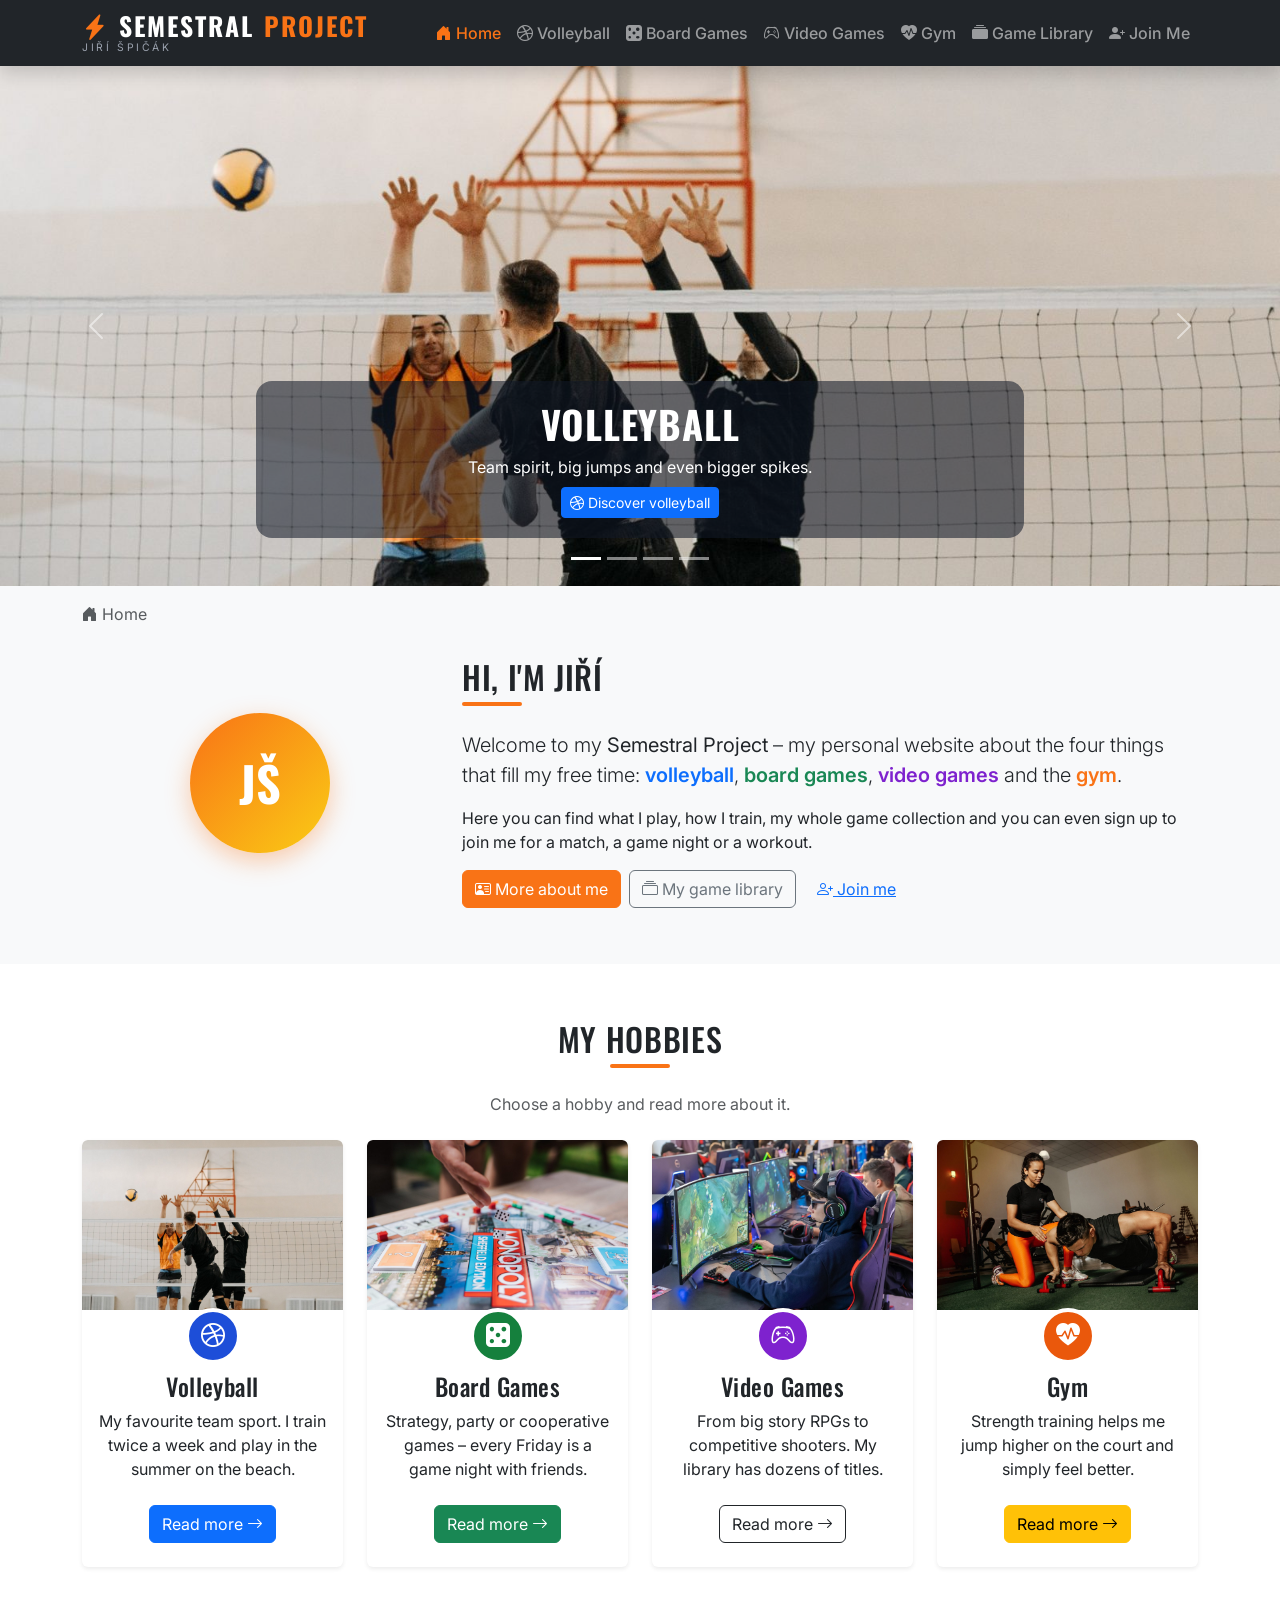
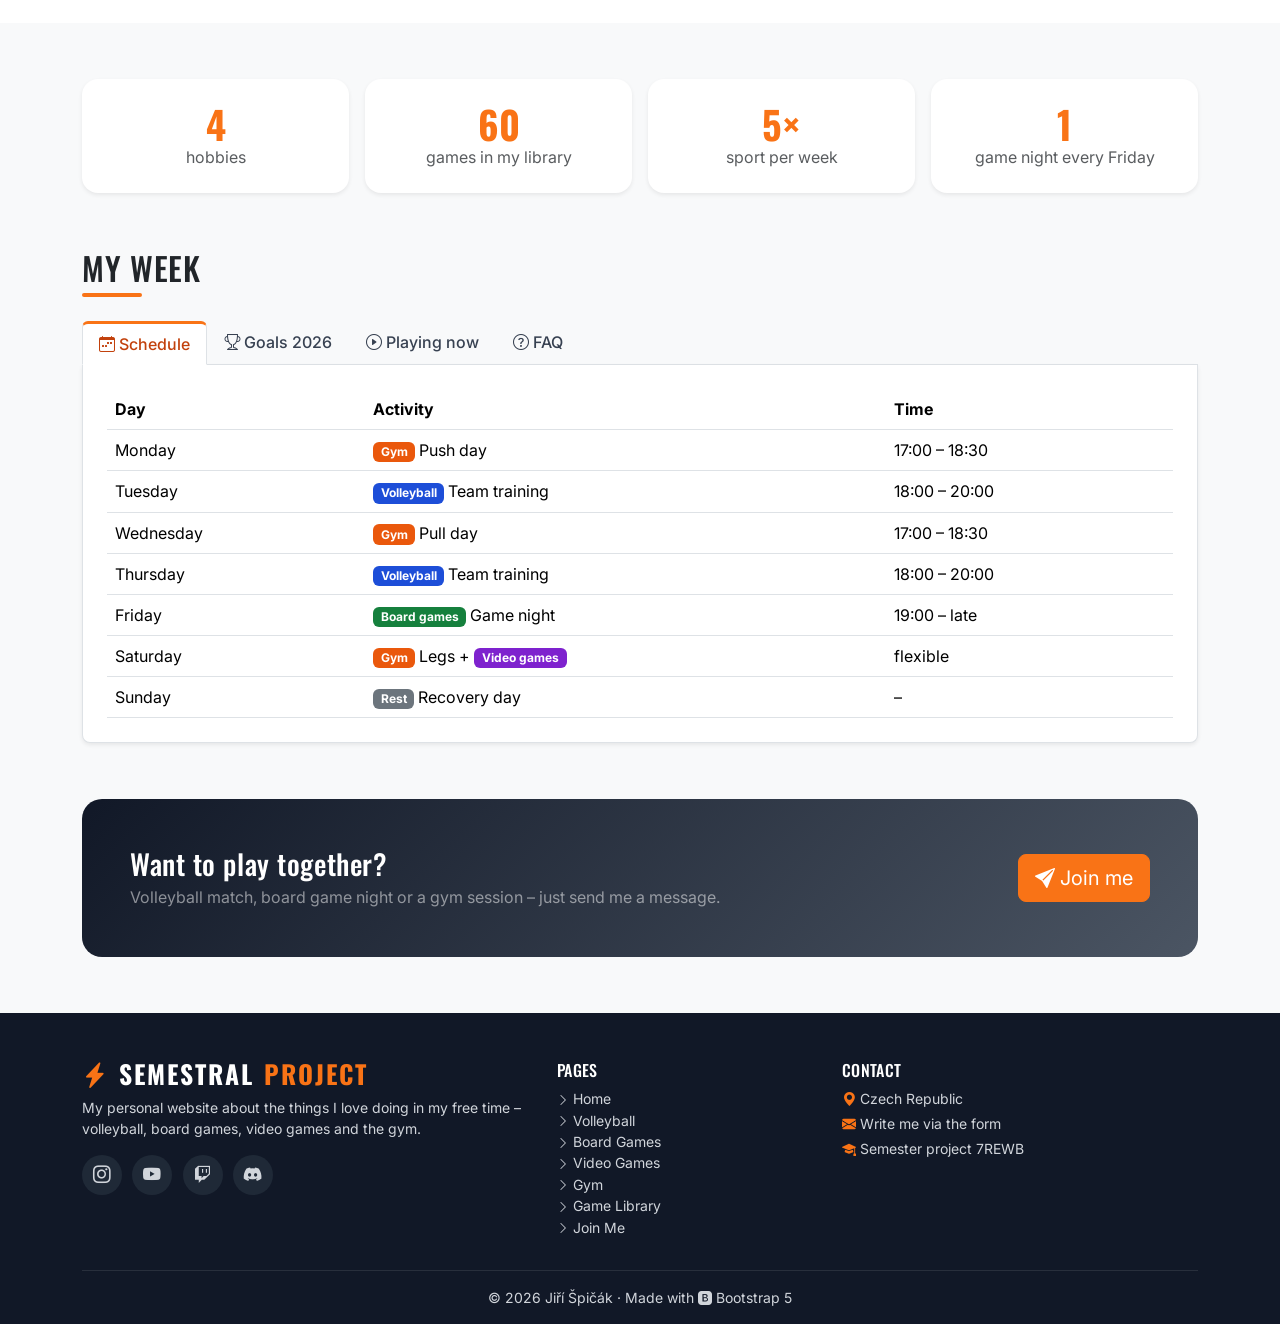
<file: index.html>
<!DOCTYPE html>
<html lang="en">
<head>
  <meta charset="utf-8">
  <meta name="viewport" content="width=device-width, initial-scale=1">
  <meta name="description" content="Personal website of Jiří Špičák about volleyball, board games, video games and gym.">
  <meta name="author" content="Jiří Špičák">
  <title>Home | Semestral Project – Jiří Špičák</title>

  <link rel="icon" href="./images/favicon.ico?v=2" sizes="any">
  <link rel="icon" href="./images/favicon-32.png?v=2" type="image/png">
  <link rel="apple-touch-icon" href="./images/apple-touch-icon.png?v=2">

  <link href="./bootstrap/css/bootstrap.min.css" rel="stylesheet">
  <link href="./icons/bootstrap-icons.min.css" rel="stylesheet">
  <link rel="preconnect" href="https://fonts.googleapis.com">
  <link rel="preconnect" href="https://fonts.gstatic.com" crossorigin>
  <link href="https://fonts.googleapis.com/css2?family=Inter:wght@400;500;600;700&amp;family=Oswald:wght@500;700&amp;display=swap" rel="stylesheet">
  <link href="./css/style.css" rel="stylesheet">
</head>

<body>

  <!-- ===== HEADER: logo + menu ===== -->
  <header>
    <nav class="navbar navbar-expand-xl navbar-dark bg-dark sticky-top shadow">
      <div class="container">
        <a class="navbar-brand logo" href="./index.html">
          <i class="bi bi-lightning-charge-fill logo-icon"></i> SEMESTRAL <span class="logo-accent">PROJECT</span>
          <small>JIŘÍ ŠPIČÁK</small>
        </a>
        <button class="navbar-toggler" type="button" data-bs-toggle="collapse" data-bs-target="#mainMenu"
                aria-controls="mainMenu" aria-expanded="false" aria-label="Toggle navigation">
          <span class="navbar-toggler-icon"></span>
        </button>
        <div class="collapse navbar-collapse" id="mainMenu">
          <ul class="navbar-nav ms-auto mb-2 mb-xl-0">
          <li class="nav-item">
            <a class="nav-link active" aria-current="page" href="./index.html"><i class="bi bi-house-door-fill"></i> Home</a>
          </li>
          <li class="nav-item">
            <a class="nav-link" href="./volleyball.html"><i class="bi bi-dribbble"></i> Volleyball</a>
          </li>
          <li class="nav-item">
            <a class="nav-link" href="./board-games.html"><i class="bi bi-dice-5-fill"></i> Board Games</a>
          </li>
          <li class="nav-item">
            <a class="nav-link" href="./video-games.html"><i class="bi bi-controller"></i> Video Games</a>
          </li>
          <li class="nav-item">
            <a class="nav-link" href="./gym.html"><i class="bi bi-heart-pulse-fill"></i> Gym</a>
          </li>
          <li class="nav-item">
            <a class="nav-link" href="./library.html"><i class="bi bi-collection-fill"></i> Game Library</a>
          </li>
          <li class="nav-item">
            <a class="nav-link" href="./join.html"><i class="bi bi-person-plus-fill"></i> Join Me</a>
          </li>
          </ul>
        </div>
      </div>
    </nav>
  </header>

  <main>

    <!-- ===== CAROUSEL ===== -->
    <div id="heroCarousel" class="carousel slide carousel-fade hero-carousel" data-bs-ride="carousel">
      <div class="carousel-indicators">
      <button type="button" data-bs-target="#heroCarousel" data-bs-slide-to="0" class="active" aria-current="true" aria-label="Slide 1"></button>
      <button type="button" data-bs-target="#heroCarousel" data-bs-slide-to="1" aria-label="Slide 2"></button>
      <button type="button" data-bs-target="#heroCarousel" data-bs-slide-to="2" aria-label="Slide 3"></button>
      <button type="button" data-bs-target="#heroCarousel" data-bs-slide-to="3" aria-label="Slide 4"></button>
      </div>
      <div class="carousel-inner">
      <div class="carousel-item active" data-bs-interval="5000">
        <img src="./images/volleyball.jpg" class="d-block w-100" alt="Volleyball photo">
        <div class="carousel-caption">
          <h2 class="fw-bold">Volleyball</h2>
          <p class="d-none d-sm-block mb-2">Team spirit, big jumps and even bigger spikes.</p>
          <a href="./volleyball.html" class="btn btn-primary btn-sm"><i class="bi bi-dribbble"></i> Discover volleyball</a>
        </div>
      </div>
      <div class="carousel-item" data-bs-interval="5000">
        <img src="./images/board-games.jpg" class="d-block w-100" alt="Board Games photo">
        <div class="carousel-caption">
          <h2 class="fw-bold">Board Games</h2>
          <p class="d-none d-sm-block mb-2">Friday evenings full of dice, cards and strategy.</p>
          <a href="./board-games.html" class="btn btn-success btn-sm"><i class="bi bi-dice-5-fill"></i> Discover board games</a>
        </div>
      </div>
      <div class="carousel-item" data-bs-interval="5000">
        <img src="./images/video-games.jpg" class="d-block w-100" alt="Video Games photo">
        <div class="carousel-caption">
          <h2 class="fw-bold">Video Games</h2>
          <p class="d-none d-sm-block mb-2">Epic stories, competitive matches and co-op nights.</p>
          <a href="./video-games.html" class="btn btn-light btn-sm"><i class="bi bi-controller"></i> Discover video games</a>
        </div>
      </div>
      <div class="carousel-item" data-bs-interval="5000">
        <img src="./images/gym.jpg" class="d-block w-100" alt="Gym photo">
        <div class="carousel-caption">
          <h2 class="fw-bold">Gym</h2>
          <p class="d-none d-sm-block mb-2">Getting stronger every week – one rep at a time.</p>
          <a href="./gym.html" class="btn btn-warning btn-sm"><i class="bi bi-heart-pulse-fill"></i> Discover gym</a>
        </div>
      </div>
      </div>
      <button class="carousel-control-prev" type="button" data-bs-target="#heroCarousel" data-bs-slide="prev">
        <span class="carousel-control-prev-icon" aria-hidden="true"></span>
        <span class="visually-hidden">Previous</span>
      </button>
      <button class="carousel-control-next" type="button" data-bs-target="#heroCarousel" data-bs-slide="next">
        <span class="carousel-control-next-icon" aria-hidden="true"></span>
        <span class="visually-hidden">Next</span>
      </button>
    </div>

    <div class="container">
      <nav aria-label="breadcrumb" class="mt-3">
        <ol class="breadcrumb">
          <li class="breadcrumb-item active" aria-current="page"><i class="bi bi-house-door-fill"></i> Home</li>
        </ol>
      </nav>
    </div>

    <!-- ===== INTRO ===== -->
    <section class="section pt-3">
      <div class="container">
        <div class="row align-items-center g-4">
          <div class="col-12 col-md-4 text-center">
            <div class="avatar">JŠ</div>
          </div>
          <div class="col-12 col-md-8">
            <h2 class="section-title">Hi, I'm Jiří</h2>
            <p class="lead">Welcome to my <strong>Semestral Project</strong> – my personal website about the four things
              that fill my free time: <span class="text-primary fw-semibold">volleyball</span>,
              <span class="text-success fw-semibold">board games</span>,
              <span class="fw-semibold" style="color: var(--ph-video)">video games</span> and the
              <span class="text-accent fw-semibold">gym</span>.</p>
            <p>Here you can find what I play, how I train, my whole game collection and
              you can even sign up to join me for a match, a game night or a workout.</p>
            <div class="d-flex flex-wrap gap-2">
              <button type="button" class="btn btn-accent" data-bs-toggle="modal" data-bs-target="#aboutModal">
                <i class="bi bi-person-vcard"></i> More about me
              </button>
              <a href="./library.html" class="btn btn-outline-secondary"><i class="bi bi-collection"></i> My game library</a>
              <a href="./join.html" class="btn btn-link"><i class="bi bi-person-plus"></i> Join me</a>
            </div>
          </div>
        </div>
      </div>
    </section>

    <!-- ===== HOBBIES ===== -->
    <section class="section bg-white">
      <div class="container">
        <div class="text-center">
          <h2 class="section-title">My hobbies</h2>
          <p class="text-muted mb-4">Choose a hobby and read more about it.</p>
        </div>
        <div class="row row-cols-1 row-cols-sm-2 row-cols-lg-4 g-4">
        <div class="col">
          <div class="card hobby-card h-100 shadow-sm">
            <img src="./images/volleyball.jpg" class="card-img-top" alt="Volleyball">
            <div class="card-body text-center">
              <div class="hobby-icon rounded-circle bg-volleyball text-white d-inline-flex align-items-center justify-content-center"><i class="bi bi-dribbble"></i></div>
              <h3 class="card-title h4 mt-2">Volleyball</h3>
              <p class="card-text">My favourite team sport. I train twice a week and play in the summer on the beach.</p>
            </div>
            <div class="card-footer bg-transparent border-0 text-center pb-4">
              <a href="./volleyball.html" class="btn btn-primary">Read more <i class="bi bi-arrow-right"></i></a>
            </div>
          </div>
        </div>
        <div class="col">
          <div class="card hobby-card h-100 shadow-sm">
            <img src="./images/board-games.jpg" class="card-img-top" alt="Board Games">
            <div class="card-body text-center">
              <div class="hobby-icon rounded-circle bg-board text-white d-inline-flex align-items-center justify-content-center"><i class="bi bi-dice-5-fill"></i></div>
              <h3 class="card-title h4 mt-2">Board Games</h3>
              <p class="card-text">Strategy, party or cooperative games – every Friday is a game night with friends.</p>
            </div>
            <div class="card-footer bg-transparent border-0 text-center pb-4">
              <a href="./board-games.html" class="btn btn-success">Read more <i class="bi bi-arrow-right"></i></a>
            </div>
          </div>
        </div>
        <div class="col">
          <div class="card hobby-card h-100 shadow-sm">
            <img src="./images/video-games.jpg" class="card-img-top" alt="Video Games">
            <div class="card-body text-center">
              <div class="hobby-icon rounded-circle bg-video text-white d-inline-flex align-items-center justify-content-center"><i class="bi bi-controller"></i></div>
              <h3 class="card-title h4 mt-2">Video Games</h3>
              <p class="card-text">From big story RPGs to competitive shooters. My library has dozens of titles.</p>
            </div>
            <div class="card-footer bg-transparent border-0 text-center pb-4">
              <a href="./video-games.html" class="btn btn-outline-dark">Read more <i class="bi bi-arrow-right"></i></a>
            </div>
          </div>
        </div>
        <div class="col">
          <div class="card hobby-card h-100 shadow-sm">
            <img src="./images/gym.jpg" class="card-img-top" alt="Gym">
            <div class="card-body text-center">
              <div class="hobby-icon rounded-circle bg-gym text-white d-inline-flex align-items-center justify-content-center"><i class="bi bi-heart-pulse-fill"></i></div>
              <h3 class="card-title h4 mt-2">Gym</h3>
              <p class="card-text">Strength training helps me jump higher on the court and simply feel better.</p>
            </div>
            <div class="card-footer bg-transparent border-0 text-center pb-4">
              <a href="./gym.html" class="btn btn-warning">Read more <i class="bi bi-arrow-right"></i></a>
            </div>
          </div>
        </div>
        </div>
      </div>
    </section>

    <!-- ===== STATS ===== -->
    <section class="section">
      <div class="container">
        <div class="row row-cols-2 row-cols-md-4 g-3">
          <div class="col"><div class="stat-box shadow-sm"><div class="stat-number">4</div><div class="text-muted">hobbies</div></div></div>
          <div class="col"><div class="stat-box shadow-sm"><div class="stat-number">60</div><div class="text-muted">games in my library</div></div></div>
          <div class="col"><div class="stat-box shadow-sm"><div class="stat-number">5×</div><div class="text-muted">sport per week</div></div></div>
          <div class="col"><div class="stat-box shadow-sm"><div class="stat-number">1</div><div class="text-muted">game night every Friday</div></div></div>
        </div>
      </div>
    </section>

    <!-- ===== TABS ===== -->
    <section class="section pt-0">
      <div class="container">
        <h2 class="section-title">My week</h2>
        <ul class="nav nav-tabs" id="weekTabs" role="tablist">
          <li class="nav-item" role="presentation">
            <button class="nav-link active" id="schedule-tab" data-bs-toggle="tab" data-bs-target="#schedule-pane" type="button" role="tab" aria-controls="schedule-pane" aria-selected="true"><i class="bi bi-calendar-week"></i> Schedule</button>
          </li>
          <li class="nav-item" role="presentation">
            <button class="nav-link" id="goals-tab" data-bs-toggle="tab" data-bs-target="#goals-pane" type="button" role="tab" aria-controls="goals-pane" aria-selected="false"><i class="bi bi-trophy"></i> Goals 2026</button>
          </li>
          <li class="nav-item" role="presentation">
            <button class="nav-link" id="now-tab" data-bs-toggle="tab" data-bs-target="#now-pane" type="button" role="tab" aria-controls="now-pane" aria-selected="false"><i class="bi bi-play-circle"></i> Playing now</button>
          </li>
          <li class="nav-item" role="presentation">
            <button class="nav-link" id="faq-tab" data-bs-toggle="tab" data-bs-target="#faq-pane" type="button" role="tab" aria-controls="faq-pane" aria-selected="false"><i class="bi bi-question-circle"></i> FAQ</button>
          </li>
        </ul>
        <div class="tab-content boxed shadow-sm" id="weekTabsContent">
          <div class="tab-pane fade show active" id="schedule-pane" role="tabpanel" aria-labelledby="schedule-tab" tabindex="0">
            <div class="table-responsive">
              <table class="table table-hover align-middle mb-0">
                <thead><tr><th>Day</th><th>Activity</th><th>Time</th></tr></thead>
                <tbody>
                  <tr><td>Monday</td><td><span class="badge bg-gym">Gym</span> Push day</td><td>17:00 – 18:30</td></tr>
                  <tr><td>Tuesday</td><td><span class="badge bg-volleyball">Volleyball</span> Team training</td><td>18:00 – 20:00</td></tr>
                  <tr><td>Wednesday</td><td><span class="badge bg-gym">Gym</span> Pull day</td><td>17:00 – 18:30</td></tr>
                  <tr><td>Thursday</td><td><span class="badge bg-volleyball">Volleyball</span> Team training</td><td>18:00 – 20:00</td></tr>
                  <tr><td>Friday</td><td><span class="badge bg-board">Board games</span> Game night</td><td>19:00 – late</td></tr>
                  <tr><td>Saturday</td><td><span class="badge bg-gym">Gym</span> Legs + <span class="badge bg-video">Video games</span></td><td>flexible</td></tr>
                  <tr><td>Sunday</td><td><span class="badge text-bg-secondary">Rest</span> Recovery day</td><td>–</td></tr>
                </tbody>
              </table>
            </div>
          </div>
          <div class="tab-pane fade" id="goals-pane" role="tabpanel" aria-labelledby="goals-tab" tabindex="0">
            <p class="mb-2">Volleyball – improve my jump serve</p>
            <div class="progress mb-3" role="progressbar" aria-label="Volleyball goal" aria-valuenow="70" aria-valuemin="0" aria-valuemax="100">
              <div class="progress-bar bg-volleyball" style="width: 70%">70 %</div>
            </div>
            <p class="mb-2">Board games – play 20 new games</p>
            <div class="progress mb-3" role="progressbar" aria-label="Board games goal" aria-valuenow="55" aria-valuemin="0" aria-valuemax="100">
              <div class="progress-bar bg-board" style="width: 55%">11 / 20</div>
            </div>
            <p class="mb-2">Video games – finish my backlog of 5 games</p>
            <div class="progress mb-3" role="progressbar" aria-label="Video games goal" aria-valuenow="40" aria-valuemin="0" aria-valuemax="100">
              <div class="progress-bar bg-video" style="width: 40%">2 / 5</div>
            </div>
            <p class="mb-2">Gym – 100 kg bench press</p>
            <div class="progress" role="progressbar" aria-label="Gym goal" aria-valuenow="85" aria-valuemin="0" aria-valuemax="100">
              <div class="progress-bar progress-bar-striped progress-bar-animated bg-gym" style="width: 85%">85 kg</div>
            </div>
          </div>
          <div class="tab-pane fade" id="now-pane" role="tabpanel" aria-labelledby="now-tab" tabindex="0">
            <div class="row g-3">
              <div class="col-12 col-md-6">
                <div class="d-flex gap-3 align-items-start">
                  <i class="bi bi-controller fs-1" style="color: var(--ph-video)"></i>
                  <div><h3 class="h5 mb-1">Kingdom Come: Deliverance II</h3>
                    <p class="mb-0 text-muted">A Czech medieval RPG – the story is great and the world looks like home.</p></div>
                </div>
              </div>
              <div class="col-12 col-md-6">
                <div class="d-flex gap-3 align-items-start">
                  <i class="bi bi-dice-5-fill fs-1 text-success"></i>
                  <div><h3 class="h5 mb-1">Cascadia</h3>
                    <p class="mb-0 text-muted">A relaxing tile game about nature – perfect for a quiet evening.</p></div>
                </div>
              </div>
            </div>
          </div>
          <div class="tab-pane fade" id="faq-pane" role="tabpanel" aria-labelledby="faq-tab" tabindex="0">
            <div class="accordion" id="faqAccordion">
              <div class="accordion-item">
                <h3 class="accordion-header">
                  <button class="accordion-button" type="button" data-bs-toggle="collapse" data-bs-target="#faq1" aria-expanded="true" aria-controls="faq1">Can I join a game night?</button>
                </h3>
                <div id="faq1" class="accordion-collapse collapse show" data-bs-parent="#faqAccordion">
                  <div class="accordion-body">Sure! Fill in the <a href="./join.html">Join me</a> form and choose "Board game night".</div>
                </div>
              </div>
              <div class="accordion-item">
                <h3 class="accordion-header">
                  <button class="accordion-button collapsed" type="button" data-bs-toggle="collapse" data-bs-target="#faq2" aria-expanded="false" aria-controls="faq2">Do I need to be good at volleyball?</button>
                </h3>
                <div id="faq2" class="accordion-collapse collapse" data-bs-parent="#faqAccordion">
                  <div class="accordion-body">No – beginners are welcome. We always split the teams so the game is fair.</div>
                </div>
              </div>
              <div class="accordion-item">
                <h3 class="accordion-header">
                  <button class="accordion-button collapsed" type="button" data-bs-toggle="collapse" data-bs-target="#faq3" aria-expanded="false" aria-controls="faq3">What platform do you play on?</button>
                </h3>
                <div id="faq3" class="accordion-collapse collapse" data-bs-parent="#faqAccordion">
                  <div class="accordion-body">Mostly PC, sometimes Nintendo Switch with friends. See the <a href="./video-games.html">Video Games</a> page.</div>
                </div>
              </div>
            </div>
          </div>
        </div>
      </div>
    </section>

    <!-- ===== CALL TO ACTION ===== -->
    <section class="pb-2">
      <div class="container">
        <div class="cta p-4 p-md-5 d-md-flex align-items-center justify-content-between gap-4">
          <div>
            <h2 class="h3 mb-1">Want to play together?</h2>
            <p class="mb-3 mb-md-0 text-white-50">Volleyball match, board game night or a gym session – just send me a message.</p>
          </div>
          <a href="./join.html" class="btn btn-accent btn-lg flex-shrink-0"><i class="bi bi-send-fill"></i> Join me</a>
        </div>
      </div>
    </section>

  </main>

  <!-- ===== MODAL: about me ===== -->
  <div class="modal fade" id="aboutModal" tabindex="-1" aria-labelledby="aboutModalLabel" aria-hidden="true">
    <div class="modal-dialog modal-lg modal-dialog-centered modal-dialog-scrollable">
      <div class="modal-content">
        <div class="modal-header">
          <h2 class="modal-title fs-4" id="aboutModalLabel"><i class="bi bi-person-vcard text-accent"></i> About me</h2>
          <button type="button" class="btn-close" data-bs-dismiss="modal" aria-label="Close"></button>
        </div>
        <div class="modal-body">
          <div class="row g-4">
            <div class="col-12 col-md-4 text-center">
              <div class="avatar mb-3">JŠ</div>
              <h3 class="h5 mb-0">Jiří Špičák</h3>
              <p class="text-muted small">Student · player · gamer</p>
            </div>
            <div class="col-12 col-md-8">
              <p>I am a student who can't sit still for long – unless there is a good board game or video game on the table.
                Sport and games are the best way for me to relax after school and to spend time with friends.</p>
              <ul class="list-group list-group-flush mb-3">
                <li class="list-group-item"><i class="bi bi-dribbble text-primary"></i> <strong>Volleyball:</strong> outside hitter, recreational team</li>
                <li class="list-group-item"><i class="bi bi-dice-5-fill text-success"></i> <strong>Board games:</strong> strategy and cooperative games</li>
                <li class="list-group-item"><i class="bi bi-controller" style="color: var(--ph-video)"></i> <strong>Video games:</strong> RPGs and co-op games on PC</li>
                <li class="list-group-item"><i class="bi bi-heart-pulse-fill text-accent"></i> <strong>Gym:</strong> push / pull / legs split</li>
              </ul>
              <p class="mb-0"><span class="badge rounded-pill text-bg-primary">teamwork</span>
                <span class="badge rounded-pill text-bg-success">strategy</span>
                <span class="badge rounded-pill text-bg-dark">gaming</span>
                <span class="badge rounded-pill text-bg-warning">discipline</span></p>
            </div>
          </div>
        </div>
        <div class="modal-footer">
          <a href="./join.html" class="btn btn-accent"><i class="bi bi-person-plus"></i> Join me</a>
          <button type="button" class="btn btn-secondary" data-bs-dismiss="modal"><i class="bi bi-x-lg"></i> Close</button>
        </div>
      </div>
    </div>
  </div>


  <!-- ===== FOOTER ===== -->
  <footer class="site-footer pt-5 pb-3 mt-5">
    <div class="container">
      <div class="row g-4">
        <div class="col-12 col-md-5">
          <div class="logo text-white mb-2"><i class="bi bi-lightning-charge-fill logo-icon"></i> SEMESTRAL <span class="logo-accent">PROJECT</span></div>
          <p class="small mb-3">My personal website about the things I love doing in my free time –
            volleyball, board games, video games and the gym.</p>
          <div class="social">
            <a href="https://www.instagram.com/" target="_blank" rel="noopener" aria-label="Instagram"><i class="bi bi-instagram"></i></a>
            <a href="https://www.youtube.com/" target="_blank" rel="noopener" aria-label="YouTube"><i class="bi bi-youtube"></i></a>
            <a href="https://www.twitch.tv/" target="_blank" rel="noopener" aria-label="Twitch"><i class="bi bi-twitch"></i></a>
            <a href="https://discord.com/" target="_blank" rel="noopener" aria-label="Discord"><i class="bi bi-discord"></i></a>
          </div>
        </div>
        <div class="col-6 col-md-3">
          <h2 class="h6 text-white text-uppercase">Pages</h2>
          <ul class="list-unstyled small">
            <li><a href="./index.html"><i class="bi bi-chevron-right small"></i> Home</a></li>
            <li><a href="./volleyball.html"><i class="bi bi-chevron-right small"></i> Volleyball</a></li>
            <li><a href="./board-games.html"><i class="bi bi-chevron-right small"></i> Board Games</a></li>
            <li><a href="./video-games.html"><i class="bi bi-chevron-right small"></i> Video Games</a></li>
            <li><a href="./gym.html"><i class="bi bi-chevron-right small"></i> Gym</a></li>
            <li><a href="./library.html"><i class="bi bi-chevron-right small"></i> Game Library</a></li>
            <li><a href="./join.html"><i class="bi bi-chevron-right small"></i> Join Me</a></li>
          </ul>
        </div>
        <div class="col-6 col-md-4">
          <h2 class="h6 text-white text-uppercase">Contact</h2>
          <ul class="list-unstyled small">
            <li class="mb-1"><i class="bi bi-geo-alt-fill text-accent"></i> Czech Republic</li>
            <li class="mb-1"><i class="bi bi-envelope-fill text-accent"></i> <a href="./join.html">Write me via the form</a></li>
            <li class="mb-1"><i class="bi bi-mortarboard-fill text-accent"></i> Semester project 7REWB</li>
          </ul>
        </div>
      </div>
      <hr class="border-secondary">
      <p class="text-center small mb-0">&copy; 2026 Jiří Špičák · Made with <i class="bi bi-bootstrap-fill"></i> Bootstrap 5</p>
    </div>
  </footer>

  <button type="button" id="backToTop" class="btn btn-accent shadow" aria-label="Back to top">
    <i class="bi bi-arrow-up"></i>
  </button>

  <script src="./bootstrap/js/bootstrap.bundle.min.js"></script>
  <script src="./js/main.js"></script>
</body>
</html>
</file>
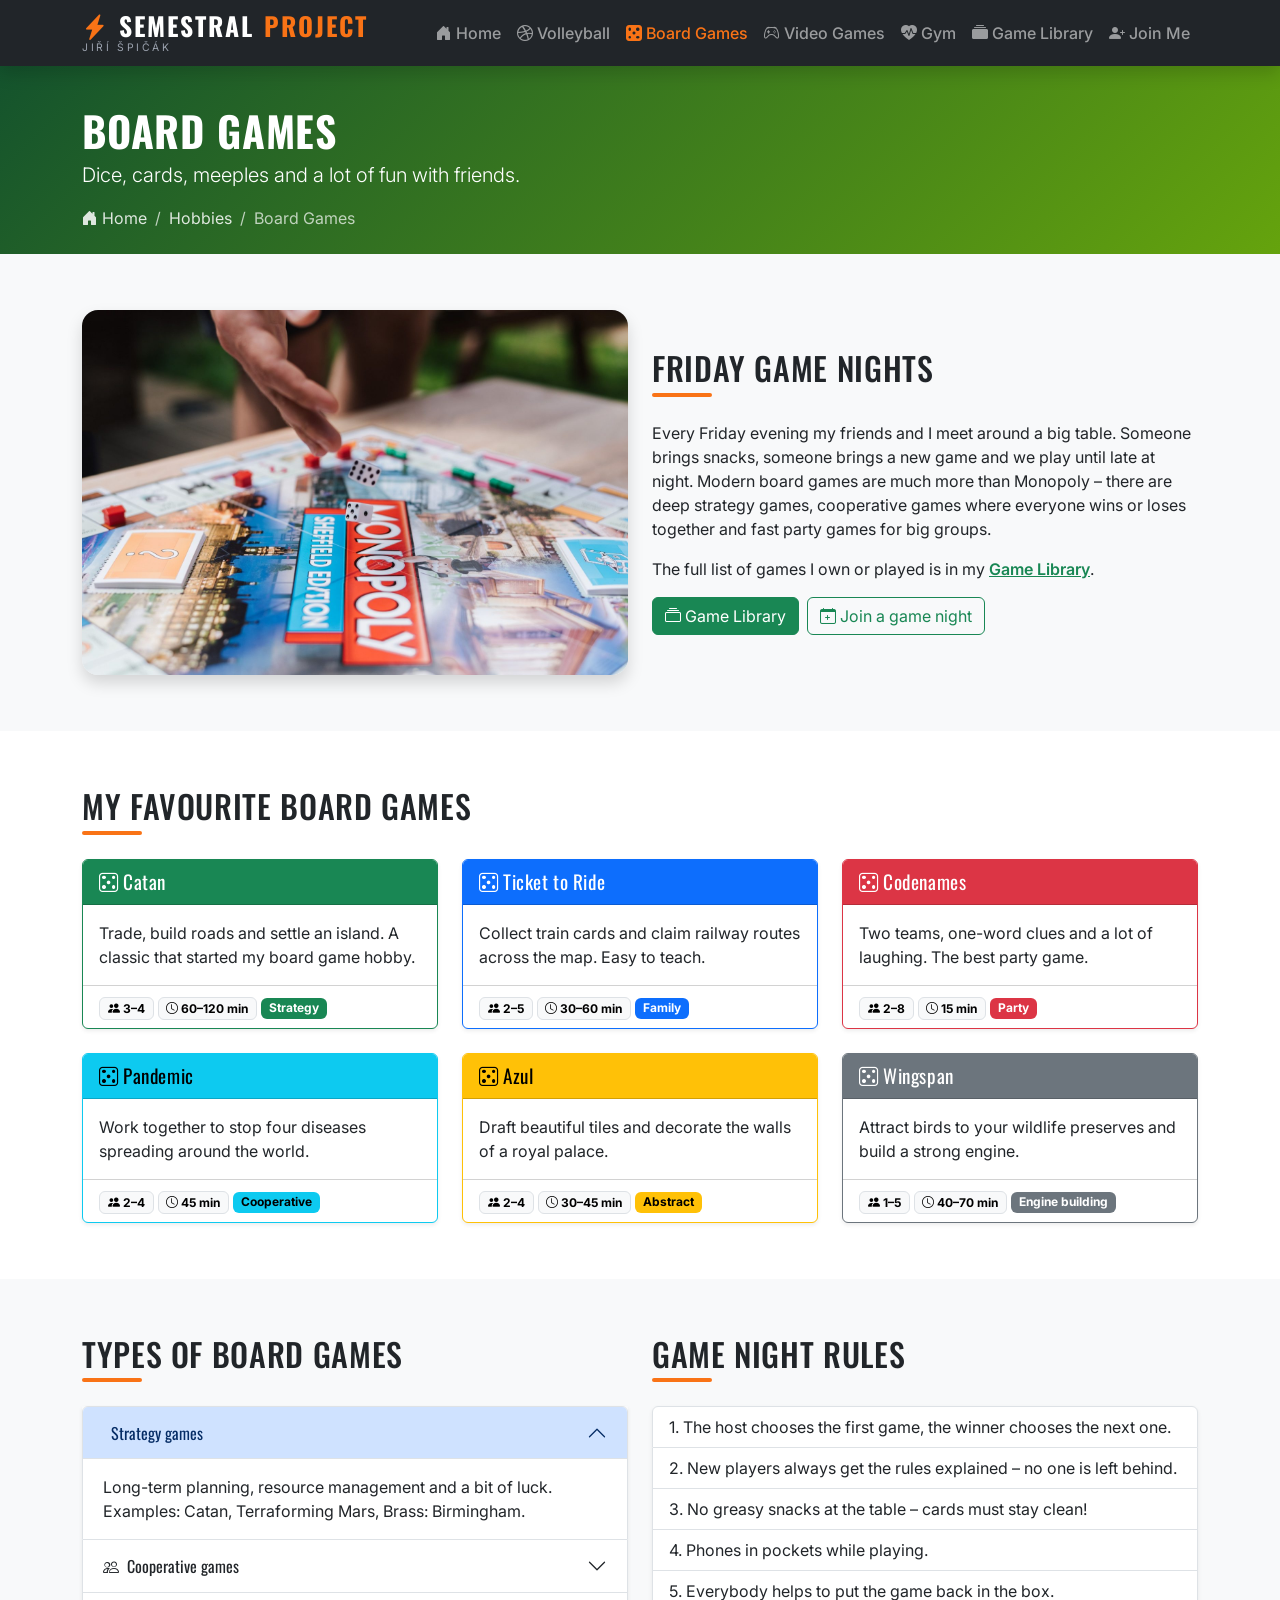
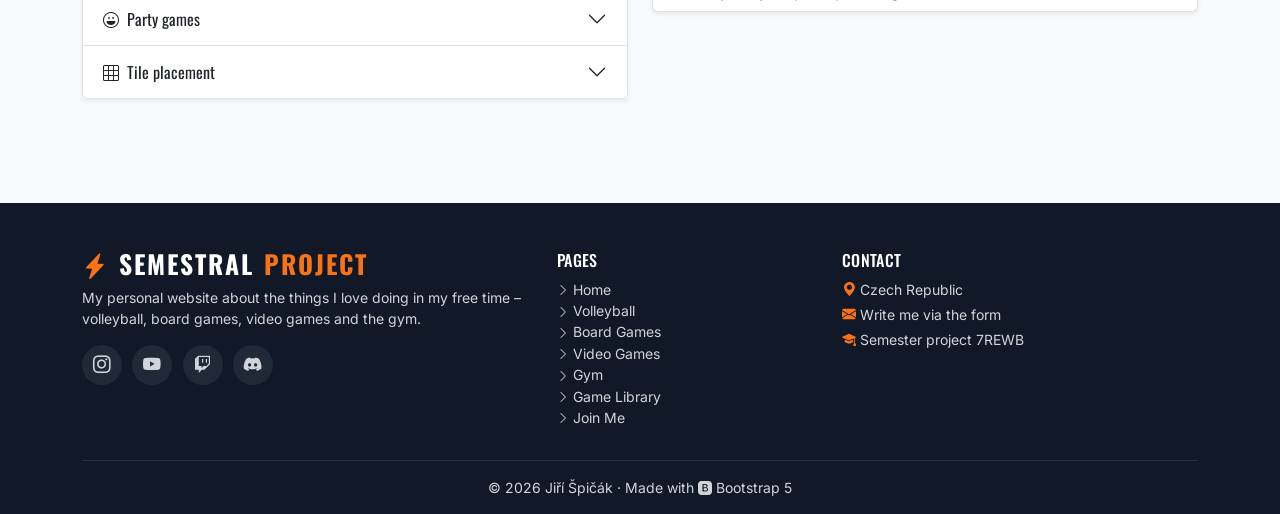
<file: board-games.html>
<!DOCTYPE html>
<html lang="en">
<head>
  <meta charset="utf-8">
  <meta name="viewport" content="width=device-width, initial-scale=1">
  <meta name="description" content="My favourite board games and Friday game nights.">
  <meta name="author" content="Jiří Špičák">
  <title>Board Games | Semestral Project – Jiří Špičák</title>

  <link rel="icon" href="./images/favicon.ico?v=2" sizes="any">
  <link rel="icon" href="./images/favicon-32.png?v=2" type="image/png">
  <link rel="apple-touch-icon" href="./images/apple-touch-icon.png?v=2">

  <link href="./bootstrap/css/bootstrap.min.css" rel="stylesheet">
  <link href="./icons/bootstrap-icons.min.css" rel="stylesheet">
  <link rel="preconnect" href="https://fonts.googleapis.com">
  <link rel="preconnect" href="https://fonts.gstatic.com" crossorigin>
  <link href="https://fonts.googleapis.com/css2?family=Inter:wght@400;500;600;700&amp;family=Oswald:wght@500;700&amp;display=swap" rel="stylesheet">
  <link href="./css/style.css" rel="stylesheet">
</head>

<body>

  <!-- ===== HEADER: logo + menu ===== -->
  <header>
    <nav class="navbar navbar-expand-xl navbar-dark bg-dark sticky-top shadow">
      <div class="container">
        <a class="navbar-brand logo" href="./index.html">
          <i class="bi bi-lightning-charge-fill logo-icon"></i> SEMESTRAL <span class="logo-accent">PROJECT</span>
          <small>JIŘÍ ŠPIČÁK</small>
        </a>
        <button class="navbar-toggler" type="button" data-bs-toggle="collapse" data-bs-target="#mainMenu"
                aria-controls="mainMenu" aria-expanded="false" aria-label="Toggle navigation">
          <span class="navbar-toggler-icon"></span>
        </button>
        <div class="collapse navbar-collapse" id="mainMenu">
          <ul class="navbar-nav ms-auto mb-2 mb-xl-0">
          <li class="nav-item">
            <a class="nav-link" href="./index.html"><i class="bi bi-house-door-fill"></i> Home</a>
          </li>
          <li class="nav-item">
            <a class="nav-link" href="./volleyball.html"><i class="bi bi-dribbble"></i> Volleyball</a>
          </li>
          <li class="nav-item">
            <a class="nav-link active" aria-current="page" href="./board-games.html"><i class="bi bi-dice-5-fill"></i> Board Games</a>
          </li>
          <li class="nav-item">
            <a class="nav-link" href="./video-games.html"><i class="bi bi-controller"></i> Video Games</a>
          </li>
          <li class="nav-item">
            <a class="nav-link" href="./gym.html"><i class="bi bi-heart-pulse-fill"></i> Gym</a>
          </li>
          <li class="nav-item">
            <a class="nav-link" href="./library.html"><i class="bi bi-collection-fill"></i> Game Library</a>
          </li>
          <li class="nav-item">
            <a class="nav-link" href="./join.html"><i class="bi bi-person-plus-fill"></i> Join Me</a>
          </li>
          </ul>
        </div>
      </div>
    </nav>
  </header>

  <!-- ===== PAGE HEADER + BREADCRUMB ===== -->
  <section class="page-header board">
    <div class="container">
      <h1 class="fw-bold mb-1">Board Games</h1>
      <p class="lead mb-3">Dice, cards, meeples and a lot of fun with friends.</p>
      <nav aria-label="breadcrumb">
        <ol class="breadcrumb">
        <li class="breadcrumb-item"><a href="./index.html"><i class="bi bi-house-door-fill"></i> Home</a></li>
        <li class="breadcrumb-item"><a href="./index.html">Hobbies</a></li>
        <li class="breadcrumb-item active" aria-current="page">Board Games</li>
        </ol>
      </nav>
    </div>
  </section>

  <main>
    <section class="section">
      <div class="container">
        <div class="row g-4 align-items-center">
          <div class="col-12 col-lg-6 order-lg-2">
            <h2 class="section-title">Friday game nights</h2>
            <p>Every Friday evening my friends and I meet around a big table. Someone brings snacks, someone brings a new game
              and we play until late at night. Modern board games are much more than Monopoly – there are deep strategy games,
              cooperative games where everyone wins or loses together and fast party games for big groups.</p>
            <p>The full list of games I own or played is in my <a href="./library.html" class="link-success fw-semibold">Game Library</a>.</p>
            <div class="d-flex flex-wrap gap-2">
              <a href="./library.html" class="btn btn-success"><i class="bi bi-collection"></i> Game Library</a>
              <a href="./join.html" class="btn btn-outline-success"><i class="bi bi-calendar-plus"></i> Join a game night</a>
            </div>
          </div>
          <div class="col-12 col-lg-6 order-lg-1">
            <img src="./images/board-games.jpg" class="img-fluid rounded-4 shadow" alt="Throwing dice on a board game">
          </div>
        </div>
      </div>
    </section>

    <section class="section bg-white">
      <div class="container">
        <h2 class="section-title">My favourite board games</h2>
        <div class="row row-cols-1 row-cols-md-2 row-cols-lg-3 g-4">
        <div class="col">
          <div class="card game-card h-100 shadow-sm border-success">
            <div class="card-header text-bg-success"><i class="bi bi-dice-5"></i> Catan</div>
            <div class="card-body">
              <p class="card-text">Trade, build roads and settle an island. A classic that started my board game hobby.</p>
            </div>
            <div class="card-footer bg-transparent">
              <span class="badge text-bg-light border" data-bs-toggle="tooltip" data-bs-title="Players"><i class="bi bi-people-fill"></i> 3–4</span>
              <span class="badge text-bg-light border" data-bs-toggle="tooltip" data-bs-title="Playing time"><i class="bi bi-clock"></i> 60–120 min</span>
              <span class="badge text-bg-success">Strategy</span>
            </div>
          </div>
        </div>
        <div class="col">
          <div class="card game-card h-100 shadow-sm border-primary">
            <div class="card-header text-bg-primary"><i class="bi bi-dice-5"></i> Ticket to Ride</div>
            <div class="card-body">
              <p class="card-text">Collect train cards and claim railway routes across the map. Easy to teach.</p>
            </div>
            <div class="card-footer bg-transparent">
              <span class="badge text-bg-light border" data-bs-toggle="tooltip" data-bs-title="Players"><i class="bi bi-people-fill"></i> 2–5</span>
              <span class="badge text-bg-light border" data-bs-toggle="tooltip" data-bs-title="Playing time"><i class="bi bi-clock"></i> 30–60 min</span>
              <span class="badge text-bg-primary">Family</span>
            </div>
          </div>
        </div>
        <div class="col">
          <div class="card game-card h-100 shadow-sm border-danger">
            <div class="card-header text-bg-danger"><i class="bi bi-dice-5"></i> Codenames</div>
            <div class="card-body">
              <p class="card-text">Two teams, one-word clues and a lot of laughing. The best party game.</p>
            </div>
            <div class="card-footer bg-transparent">
              <span class="badge text-bg-light border" data-bs-toggle="tooltip" data-bs-title="Players"><i class="bi bi-people-fill"></i> 2–8</span>
              <span class="badge text-bg-light border" data-bs-toggle="tooltip" data-bs-title="Playing time"><i class="bi bi-clock"></i> 15 min</span>
              <span class="badge text-bg-danger">Party</span>
            </div>
          </div>
        </div>
        <div class="col">
          <div class="card game-card h-100 shadow-sm border-info">
            <div class="card-header text-bg-info"><i class="bi bi-dice-5"></i> Pandemic</div>
            <div class="card-body">
              <p class="card-text">Work together to stop four diseases spreading around the world.</p>
            </div>
            <div class="card-footer bg-transparent">
              <span class="badge text-bg-light border" data-bs-toggle="tooltip" data-bs-title="Players"><i class="bi bi-people-fill"></i> 2–4</span>
              <span class="badge text-bg-light border" data-bs-toggle="tooltip" data-bs-title="Playing time"><i class="bi bi-clock"></i> 45 min</span>
              <span class="badge text-bg-info">Cooperative</span>
            </div>
          </div>
        </div>
        <div class="col">
          <div class="card game-card h-100 shadow-sm border-warning">
            <div class="card-header text-bg-warning"><i class="bi bi-dice-5"></i> Azul</div>
            <div class="card-body">
              <p class="card-text">Draft beautiful tiles and decorate the walls of a royal palace.</p>
            </div>
            <div class="card-footer bg-transparent">
              <span class="badge text-bg-light border" data-bs-toggle="tooltip" data-bs-title="Players"><i class="bi bi-people-fill"></i> 2–4</span>
              <span class="badge text-bg-light border" data-bs-toggle="tooltip" data-bs-title="Playing time"><i class="bi bi-clock"></i> 30–45 min</span>
              <span class="badge text-bg-warning">Abstract</span>
            </div>
          </div>
        </div>
        <div class="col">
          <div class="card game-card h-100 shadow-sm border-secondary">
            <div class="card-header text-bg-secondary"><i class="bi bi-dice-5"></i> Wingspan</div>
            <div class="card-body">
              <p class="card-text">Attract birds to your wildlife preserves and build a strong engine.</p>
            </div>
            <div class="card-footer bg-transparent">
              <span class="badge text-bg-light border" data-bs-toggle="tooltip" data-bs-title="Players"><i class="bi bi-people-fill"></i> 1–5</span>
              <span class="badge text-bg-light border" data-bs-toggle="tooltip" data-bs-title="Playing time"><i class="bi bi-clock"></i> 40–70 min</span>
              <span class="badge text-bg-secondary">Engine building</span>
            </div>
          </div>
        </div>
        </div>
      </div>
    </section>

    <section class="section">
      <div class="container">
        <div class="row g-4">
          <div class="col-12 col-lg-6">
            <h2 class="section-title">Types of board games</h2>
            <div class="accordion shadow-sm" id="typesAccordion">
              <div class="accordion-item">
                <h3 class="accordion-header"><button class="accordion-button" type="button" data-bs-toggle="collapse" data-bs-target="#type1" aria-expanded="true" aria-controls="type1"><i class="bi bi-chess me-2"></i>Strategy games</button></h3>
                <div id="type1" class="accordion-collapse collapse show" data-bs-parent="#typesAccordion"><div class="accordion-body">Long-term planning, resource management and a bit of luck. Examples: Catan, Terraforming Mars, Brass: Birmingham.</div></div>
              </div>
              <div class="accordion-item">
                <h3 class="accordion-header"><button class="accordion-button collapsed" type="button" data-bs-toggle="collapse" data-bs-target="#type2" aria-expanded="false" aria-controls="type2"><i class="bi bi-people me-2"></i>Cooperative games</button></h3>
                <div id="type2" class="accordion-collapse collapse" data-bs-parent="#typesAccordion"><div class="accordion-body">All players are one team against the game. Examples: Pandemic, The Crew, Gloomhaven.</div></div>
              </div>
              <div class="accordion-item">
                <h3 class="accordion-header"><button class="accordion-button collapsed" type="button" data-bs-toggle="collapse" data-bs-target="#type3" aria-expanded="false" aria-controls="type3"><i class="bi bi-emoji-laughing me-2"></i>Party games</button></h3>
                <div id="type3" class="accordion-collapse collapse" data-bs-parent="#typesAccordion"><div class="accordion-body">Quick rules, many players and lots of fun. Examples: Codenames, Dixit, Activity.</div></div>
              </div>
              <div class="accordion-item">
                <h3 class="accordion-header"><button class="accordion-button collapsed" type="button" data-bs-toggle="collapse" data-bs-target="#type4" aria-expanded="false" aria-controls="type4"><i class="bi bi-grid-3x3 me-2"></i>Tile placement</button></h3>
                <div id="type4" class="accordion-collapse collapse" data-bs-parent="#typesAccordion"><div class="accordion-body">Players build the board from tiles during the game. Examples: Carcassonne, Kingdomino, Cascadia.</div></div>
              </div>
            </div>
          </div>
          <div class="col-12 col-lg-6">
            <h2 class="section-title">Game night rules</h2>
            <ul class="list-group list-group-numbered shadow-sm">
              <li class="list-group-item">The host chooses the first game, the winner chooses the next one.</li>
              <li class="list-group-item">New players always get the rules explained – no one is left behind.</li>
              <li class="list-group-item">No greasy snacks at the table – cards must stay clean!</li>
              <li class="list-group-item">Phones in pockets while playing.</li>
              <li class="list-group-item">Everybody helps to put the game back in the box.</li>
            </ul>
          </div>
        </div>
      </div>
    </section>
  </main>


  <!-- ===== FOOTER ===== -->
  <footer class="site-footer pt-5 pb-3 mt-5">
    <div class="container">
      <div class="row g-4">
        <div class="col-12 col-md-5">
          <div class="logo text-white mb-2"><i class="bi bi-lightning-charge-fill logo-icon"></i> SEMESTRAL <span class="logo-accent">PROJECT</span></div>
          <p class="small mb-3">My personal website about the things I love doing in my free time –
            volleyball, board games, video games and the gym.</p>
          <div class="social">
            <a href="https://www.instagram.com/" target="_blank" rel="noopener" aria-label="Instagram"><i class="bi bi-instagram"></i></a>
            <a href="https://www.youtube.com/" target="_blank" rel="noopener" aria-label="YouTube"><i class="bi bi-youtube"></i></a>
            <a href="https://www.twitch.tv/" target="_blank" rel="noopener" aria-label="Twitch"><i class="bi bi-twitch"></i></a>
            <a href="https://discord.com/" target="_blank" rel="noopener" aria-label="Discord"><i class="bi bi-discord"></i></a>
          </div>
        </div>
        <div class="col-6 col-md-3">
          <h2 class="h6 text-white text-uppercase">Pages</h2>
          <ul class="list-unstyled small">
            <li><a href="./index.html"><i class="bi bi-chevron-right small"></i> Home</a></li>
            <li><a href="./volleyball.html"><i class="bi bi-chevron-right small"></i> Volleyball</a></li>
            <li><a href="./board-games.html"><i class="bi bi-chevron-right small"></i> Board Games</a></li>
            <li><a href="./video-games.html"><i class="bi bi-chevron-right small"></i> Video Games</a></li>
            <li><a href="./gym.html"><i class="bi bi-chevron-right small"></i> Gym</a></li>
            <li><a href="./library.html"><i class="bi bi-chevron-right small"></i> Game Library</a></li>
            <li><a href="./join.html"><i class="bi bi-chevron-right small"></i> Join Me</a></li>
          </ul>
        </div>
        <div class="col-6 col-md-4">
          <h2 class="h6 text-white text-uppercase">Contact</h2>
          <ul class="list-unstyled small">
            <li class="mb-1"><i class="bi bi-geo-alt-fill text-accent"></i> Czech Republic</li>
            <li class="mb-1"><i class="bi bi-envelope-fill text-accent"></i> <a href="./join.html">Write me via the form</a></li>
            <li class="mb-1"><i class="bi bi-mortarboard-fill text-accent"></i> Semester project 7REWB</li>
          </ul>
        </div>
      </div>
      <hr class="border-secondary">
      <p class="text-center small mb-0">&copy; 2026 Jiří Špičák · Made with <i class="bi bi-bootstrap-fill"></i> Bootstrap 5</p>
    </div>
  </footer>

  <button type="button" id="backToTop" class="btn btn-accent shadow" aria-label="Back to top">
    <i class="bi bi-arrow-up"></i>
  </button>

  <script src="./bootstrap/js/bootstrap.bundle.min.js"></script>
  <script src="./js/main.js"></script>
</body>
</html>
</file>
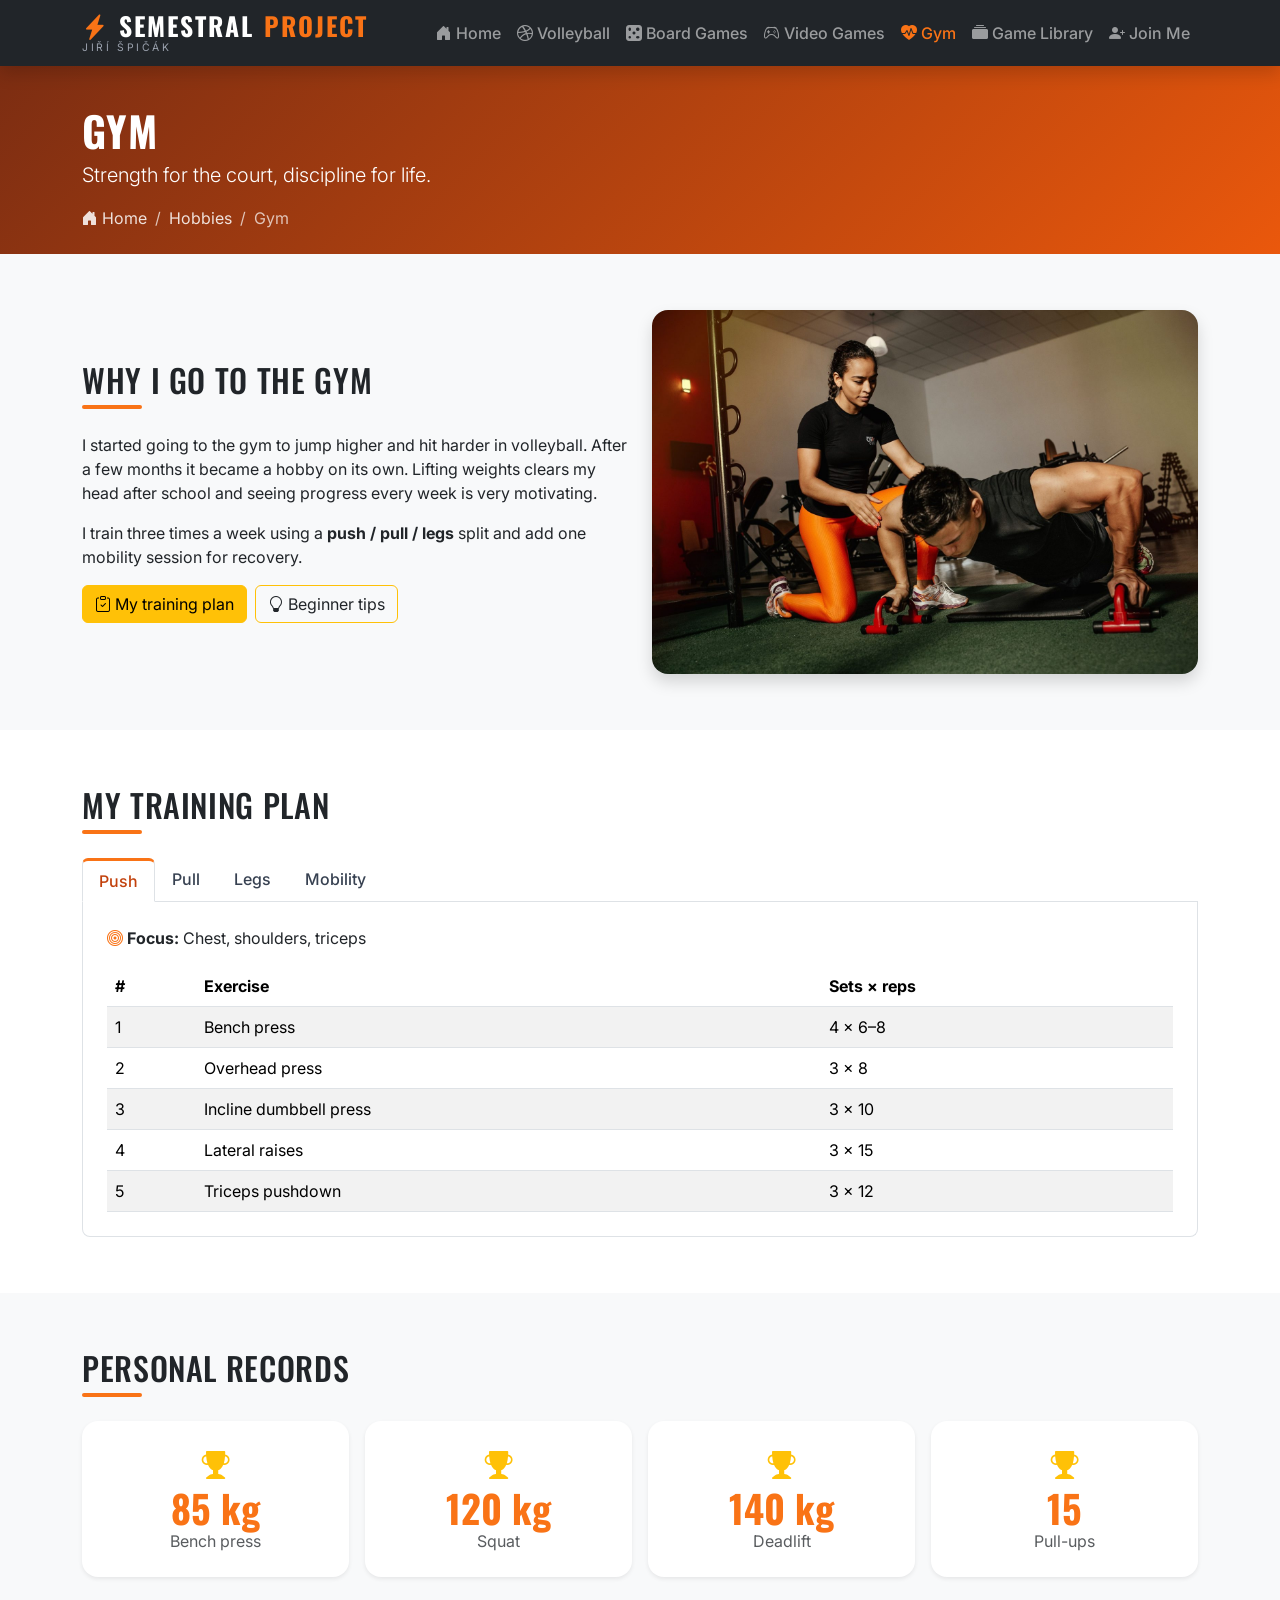
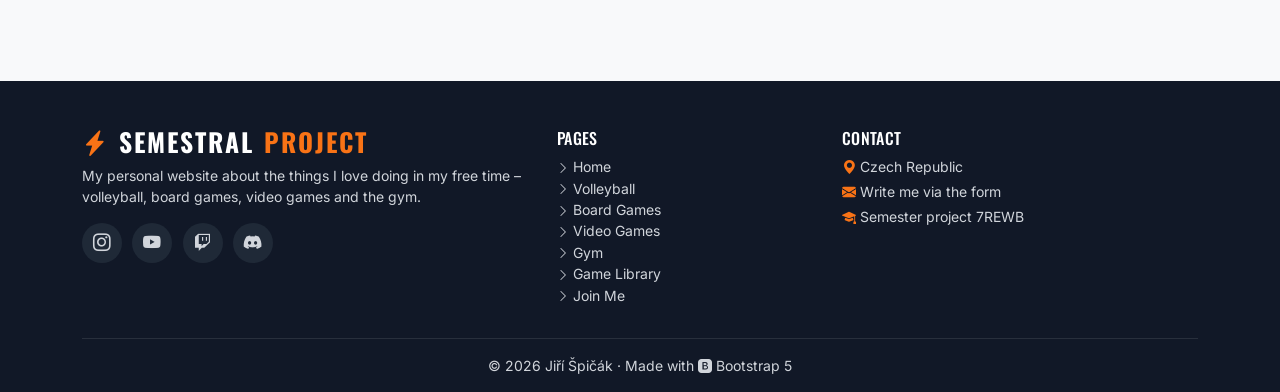
<file: gym.html>
<!DOCTYPE html>
<html lang="en">
<head>
  <meta charset="utf-8">
  <meta name="viewport" content="width=device-width, initial-scale=1">
  <meta name="description" content="My gym training plan, personal records and tips.">
  <meta name="author" content="Jiří Špičák">
  <title>Gym | Semestral Project – Jiří Špičák</title>

  <link rel="icon" href="./images/favicon.ico?v=2" sizes="any">
  <link rel="icon" href="./images/favicon-32.png?v=2" type="image/png">
  <link rel="apple-touch-icon" href="./images/apple-touch-icon.png?v=2">

  <link href="./bootstrap/css/bootstrap.min.css" rel="stylesheet">
  <link href="./icons/bootstrap-icons.min.css" rel="stylesheet">
  <link rel="preconnect" href="https://fonts.googleapis.com">
  <link rel="preconnect" href="https://fonts.gstatic.com" crossorigin>
  <link href="https://fonts.googleapis.com/css2?family=Inter:wght@400;500;600;700&amp;family=Oswald:wght@500;700&amp;display=swap" rel="stylesheet">
  <link href="./css/style.css" rel="stylesheet">
</head>

<body>

  <!-- ===== HEADER: logo + menu ===== -->
  <header>
    <nav class="navbar navbar-expand-xl navbar-dark bg-dark sticky-top shadow">
      <div class="container">
        <a class="navbar-brand logo" href="./index.html">
          <i class="bi bi-lightning-charge-fill logo-icon"></i> SEMESTRAL <span class="logo-accent">PROJECT</span>
          <small>JIŘÍ ŠPIČÁK</small>
        </a>
        <button class="navbar-toggler" type="button" data-bs-toggle="collapse" data-bs-target="#mainMenu"
                aria-controls="mainMenu" aria-expanded="false" aria-label="Toggle navigation">
          <span class="navbar-toggler-icon"></span>
        </button>
        <div class="collapse navbar-collapse" id="mainMenu">
          <ul class="navbar-nav ms-auto mb-2 mb-xl-0">
          <li class="nav-item">
            <a class="nav-link" href="./index.html"><i class="bi bi-house-door-fill"></i> Home</a>
          </li>
          <li class="nav-item">
            <a class="nav-link" href="./volleyball.html"><i class="bi bi-dribbble"></i> Volleyball</a>
          </li>
          <li class="nav-item">
            <a class="nav-link" href="./board-games.html"><i class="bi bi-dice-5-fill"></i> Board Games</a>
          </li>
          <li class="nav-item">
            <a class="nav-link" href="./video-games.html"><i class="bi bi-controller"></i> Video Games</a>
          </li>
          <li class="nav-item">
            <a class="nav-link active" aria-current="page" href="./gym.html"><i class="bi bi-heart-pulse-fill"></i> Gym</a>
          </li>
          <li class="nav-item">
            <a class="nav-link" href="./library.html"><i class="bi bi-collection-fill"></i> Game Library</a>
          </li>
          <li class="nav-item">
            <a class="nav-link" href="./join.html"><i class="bi bi-person-plus-fill"></i> Join Me</a>
          </li>
          </ul>
        </div>
      </div>
    </nav>
  </header>

  <!-- ===== PAGE HEADER + BREADCRUMB ===== -->
  <section class="page-header gym">
    <div class="container">
      <h1 class="fw-bold mb-1">Gym</h1>
      <p class="lead mb-3">Strength for the court, discipline for life.</p>
      <nav aria-label="breadcrumb">
        <ol class="breadcrumb">
        <li class="breadcrumb-item"><a href="./index.html"><i class="bi bi-house-door-fill"></i> Home</a></li>
        <li class="breadcrumb-item"><a href="./index.html">Hobbies</a></li>
        <li class="breadcrumb-item active" aria-current="page">Gym</li>
        </ol>
      </nav>
    </div>
  </section>

  <main>
    <section class="section">
      <div class="container">
        <div class="row g-4 align-items-center">
          <div class="col-12 col-lg-6">
            <h2 class="section-title">Why I go to the gym</h2>
            <p>I started going to the gym to jump higher and hit harder in volleyball. After a few months it became
              a hobby on its own. Lifting weights clears my head after school and seeing progress every week is very motivating.</p>
            <p>I train three times a week using a <strong>push / pull / legs</strong> split and add one mobility session for recovery.</p>
            <div class="d-flex flex-wrap gap-2">
              <a href="#plan" class="btn btn-warning"><i class="bi bi-clipboard-check"></i> My training plan</a>
              <button type="button" class="btn btn-outline-warning text-dark" data-bs-toggle="modal" data-bs-target="#tipsModal"><i class="bi bi-lightbulb"></i> Beginner tips</button>
            </div>
          </div>
          <div class="col-12 col-lg-6">
            <img src="./images/gym.jpg" class="img-fluid rounded-4 shadow" alt="Push-up training in the gym">
          </div>
        </div>
      </div>
    </section>

    <section class="section bg-white" id="plan">
      <div class="container">
        <h2 class="section-title">My training plan</h2>
        <ul class="nav nav-tabs" id="planTabs" role="tablist">
          <li class="nav-item" role="presentation">
            <button class="nav-link active" id="push-tab" data-bs-toggle="tab" data-bs-target="#push-pane" type="button" role="tab" aria-controls="push-pane" aria-selected="true">Push</button>
          </li>
          <li class="nav-item" role="presentation">
            <button class="nav-link" id="pull-tab" data-bs-toggle="tab" data-bs-target="#pull-pane" type="button" role="tab" aria-controls="pull-pane" aria-selected="false">Pull</button>
          </li>
          <li class="nav-item" role="presentation">
            <button class="nav-link" id="legs-tab" data-bs-toggle="tab" data-bs-target="#legs-pane" type="button" role="tab" aria-controls="legs-pane" aria-selected="false">Legs</button>
          </li>
          <li class="nav-item" role="presentation">
            <button class="nav-link" id="mobility-tab" data-bs-toggle="tab" data-bs-target="#mobility-pane" type="button" role="tab" aria-controls="mobility-pane" aria-selected="false">Mobility</button>
          </li>
        </ul>
        <div class="tab-content boxed" id="planTabsContent">
          <div class="tab-pane fade show active" id="push-pane" role="tabpanel" aria-labelledby="push-tab" tabindex="0">
            <p><i class="bi bi-bullseye text-accent"></i> <strong>Focus:</strong> Chest, shoulders, triceps</p>
            <div class="table-responsive">
              <table class="table table-striped align-middle mb-0">
                <thead><tr><th>#</th><th>Exercise</th><th>Sets × reps</th></tr></thead>
                <tbody>
                  <tr><td>1</td><td>Bench press</td><td>4 × 6–8</td></tr>
                  <tr><td>2</td><td>Overhead press</td><td>3 × 8</td></tr>
                  <tr><td>3</td><td>Incline dumbbell press</td><td>3 × 10</td></tr>
                  <tr><td>4</td><td>Lateral raises</td><td>3 × 15</td></tr>
                  <tr><td>5</td><td>Triceps pushdown</td><td>3 × 12</td></tr>
                </tbody>
              </table>
            </div>
          </div>
          <div class="tab-pane fade" id="pull-pane" role="tabpanel" aria-labelledby="pull-tab" tabindex="0">
            <p><i class="bi bi-bullseye text-accent"></i> <strong>Focus:</strong> Back, biceps</p>
            <div class="table-responsive">
              <table class="table table-striped align-middle mb-0">
                <thead><tr><th>#</th><th>Exercise</th><th>Sets × reps</th></tr></thead>
                <tbody>
                  <tr><td>1</td><td>Deadlift</td><td>3 × 5</td></tr>
                  <tr><td>2</td><td>Pull-ups</td><td>4 × max</td></tr>
                  <tr><td>3</td><td>Barbell row</td><td>3 × 8</td></tr>
                  <tr><td>4</td><td>Face pulls</td><td>3 × 15</td></tr>
                  <tr><td>5</td><td>Biceps curls</td><td>3 × 12</td></tr>
                </tbody>
              </table>
            </div>
          </div>
          <div class="tab-pane fade" id="legs-pane" role="tabpanel" aria-labelledby="legs-tab" tabindex="0">
            <p><i class="bi bi-bullseye text-accent"></i> <strong>Focus:</strong> Legs, core – important for jumping</p>
            <div class="table-responsive">
              <table class="table table-striped align-middle mb-0">
                <thead><tr><th>#</th><th>Exercise</th><th>Sets × reps</th></tr></thead>
                <tbody>
                  <tr><td>1</td><td>Squat</td><td>4 × 6</td></tr>
                  <tr><td>2</td><td>Romanian deadlift</td><td>3 × 8</td></tr>
                  <tr><td>3</td><td>Bulgarian split squat</td><td>3 × 10</td></tr>
                  <tr><td>4</td><td>Box jumps</td><td>4 × 5</td></tr>
                  <tr><td>5</td><td>Plank</td><td>3 × 60 s</td></tr>
                </tbody>
              </table>
            </div>
          </div>
          <div class="tab-pane fade" id="mobility-pane" role="tabpanel" aria-labelledby="mobility-tab" tabindex="0">
            <p><i class="bi bi-bullseye text-accent"></i> <strong>Focus:</strong> Recovery and injury prevention</p>
            <div class="table-responsive">
              <table class="table table-striped align-middle mb-0">
                <thead><tr><th>#</th><th>Exercise</th><th>Sets × reps</th></tr></thead>
                <tbody>
                  <tr><td>1</td><td>Foam rolling</td><td>10 min</td></tr>
                  <tr><td>2</td><td>Hip opener stretch</td><td>2 × 60 s</td></tr>
                  <tr><td>3</td><td>Shoulder dislocates</td><td>2 × 15</td></tr>
                  <tr><td>4</td><td>Ankle mobility</td><td>2 × 10</td></tr>
                  <tr><td>5</td><td>Light walk</td><td>30 min</td></tr>
                </tbody>
              </table>
            </div>
          </div>
        </div>
      </div>
    </section>

    <section class="section">
      <div class="container">
        <h2 class="section-title">Personal records</h2>
        <div class="row row-cols-2 row-cols-md-4 g-3">
          <div class="col"><div class="stat-box shadow-sm"><i class="bi bi-trophy-fill text-warning fs-3"></i><div class="stat-number">85 kg</div><div class="text-muted">Bench press</div></div></div>
          <div class="col"><div class="stat-box shadow-sm"><i class="bi bi-trophy-fill text-warning fs-3"></i><div class="stat-number">120 kg</div><div class="text-muted">Squat</div></div></div>
          <div class="col"><div class="stat-box shadow-sm"><i class="bi bi-trophy-fill text-warning fs-3"></i><div class="stat-number">140 kg</div><div class="text-muted">Deadlift</div></div></div>
          <div class="col"><div class="stat-box shadow-sm"><i class="bi bi-trophy-fill text-warning fs-3"></i><div class="stat-number">15</div><div class="text-muted">Pull-ups</div></div></div>
        </div>
      </div>
    </section>
  </main>

  <!-- ===== MODAL: tips ===== -->
  <div class="modal fade" id="tipsModal" tabindex="-1" aria-labelledby="tipsModalLabel" aria-hidden="true">
    <div class="modal-dialog modal-dialog-centered modal-dialog-scrollable">
      <div class="modal-content">
        <div class="modal-header bg-gym text-white">
          <h2 class="modal-title fs-5" id="tipsModalLabel"><i class="bi bi-lightbulb"></i> Tips for beginners</h2>
          <button type="button" class="btn-close btn-close-white" data-bs-dismiss="modal" aria-label="Close"></button>
        </div>
        <div class="modal-body">
          <ul class="list-unstyled mb-0">
            <li class="mb-3"><i class="bi bi-check-circle-fill text-success"></i> <strong>Technique first.</strong> Learn the movement with light weight before adding kilograms.</li>
            <li class="mb-3"><i class="bi bi-check-circle-fill text-success"></i> <strong>Warm up.</strong> 5–10 minutes of cardio and a few lighter sets.</li>
            <li class="mb-3"><i class="bi bi-check-circle-fill text-success"></i> <strong>Progressive overload.</strong> Add a little weight or one more rep every week.</li>
            <li class="mb-3"><i class="bi bi-check-circle-fill text-success"></i> <strong>Sleep and eat.</strong> Muscles grow when you rest, not when you train.</li>
            <li><i class="bi bi-check-circle-fill text-success"></i> <strong>Be consistent.</strong> Three trainings every week beat six trainings once a month.</li>
          </ul>
        </div>
        <div class="modal-footer">
          <button type="button" class="btn btn-secondary" data-bs-dismiss="modal">Got it</button>
        </div>
      </div>
    </div>
  </div>


  <!-- ===== FOOTER ===== -->
  <footer class="site-footer pt-5 pb-3 mt-5">
    <div class="container">
      <div class="row g-4">
        <div class="col-12 col-md-5">
          <div class="logo text-white mb-2"><i class="bi bi-lightning-charge-fill logo-icon"></i> SEMESTRAL <span class="logo-accent">PROJECT</span></div>
          <p class="small mb-3">My personal website about the things I love doing in my free time –
            volleyball, board games, video games and the gym.</p>
          <div class="social">
            <a href="https://www.instagram.com/" target="_blank" rel="noopener" aria-label="Instagram"><i class="bi bi-instagram"></i></a>
            <a href="https://www.youtube.com/" target="_blank" rel="noopener" aria-label="YouTube"><i class="bi bi-youtube"></i></a>
            <a href="https://www.twitch.tv/" target="_blank" rel="noopener" aria-label="Twitch"><i class="bi bi-twitch"></i></a>
            <a href="https://discord.com/" target="_blank" rel="noopener" aria-label="Discord"><i class="bi bi-discord"></i></a>
          </div>
        </div>
        <div class="col-6 col-md-3">
          <h2 class="h6 text-white text-uppercase">Pages</h2>
          <ul class="list-unstyled small">
            <li><a href="./index.html"><i class="bi bi-chevron-right small"></i> Home</a></li>
            <li><a href="./volleyball.html"><i class="bi bi-chevron-right small"></i> Volleyball</a></li>
            <li><a href="./board-games.html"><i class="bi bi-chevron-right small"></i> Board Games</a></li>
            <li><a href="./video-games.html"><i class="bi bi-chevron-right small"></i> Video Games</a></li>
            <li><a href="./gym.html"><i class="bi bi-chevron-right small"></i> Gym</a></li>
            <li><a href="./library.html"><i class="bi bi-chevron-right small"></i> Game Library</a></li>
            <li><a href="./join.html"><i class="bi bi-chevron-right small"></i> Join Me</a></li>
          </ul>
        </div>
        <div class="col-6 col-md-4">
          <h2 class="h6 text-white text-uppercase">Contact</h2>
          <ul class="list-unstyled small">
            <li class="mb-1"><i class="bi bi-geo-alt-fill text-accent"></i> Czech Republic</li>
            <li class="mb-1"><i class="bi bi-envelope-fill text-accent"></i> <a href="./join.html">Write me via the form</a></li>
            <li class="mb-1"><i class="bi bi-mortarboard-fill text-accent"></i> Semester project 7REWB</li>
          </ul>
        </div>
      </div>
      <hr class="border-secondary">
      <p class="text-center small mb-0">&copy; 2026 Jiří Špičák · Made with <i class="bi bi-bootstrap-fill"></i> Bootstrap 5</p>
    </div>
  </footer>

  <button type="button" id="backToTop" class="btn btn-accent shadow" aria-label="Back to top">
    <i class="bi bi-arrow-up"></i>
  </button>

  <script src="./bootstrap/js/bootstrap.bundle.min.js"></script>
  <script src="./js/main.js"></script>
</body>
</html>
</file>
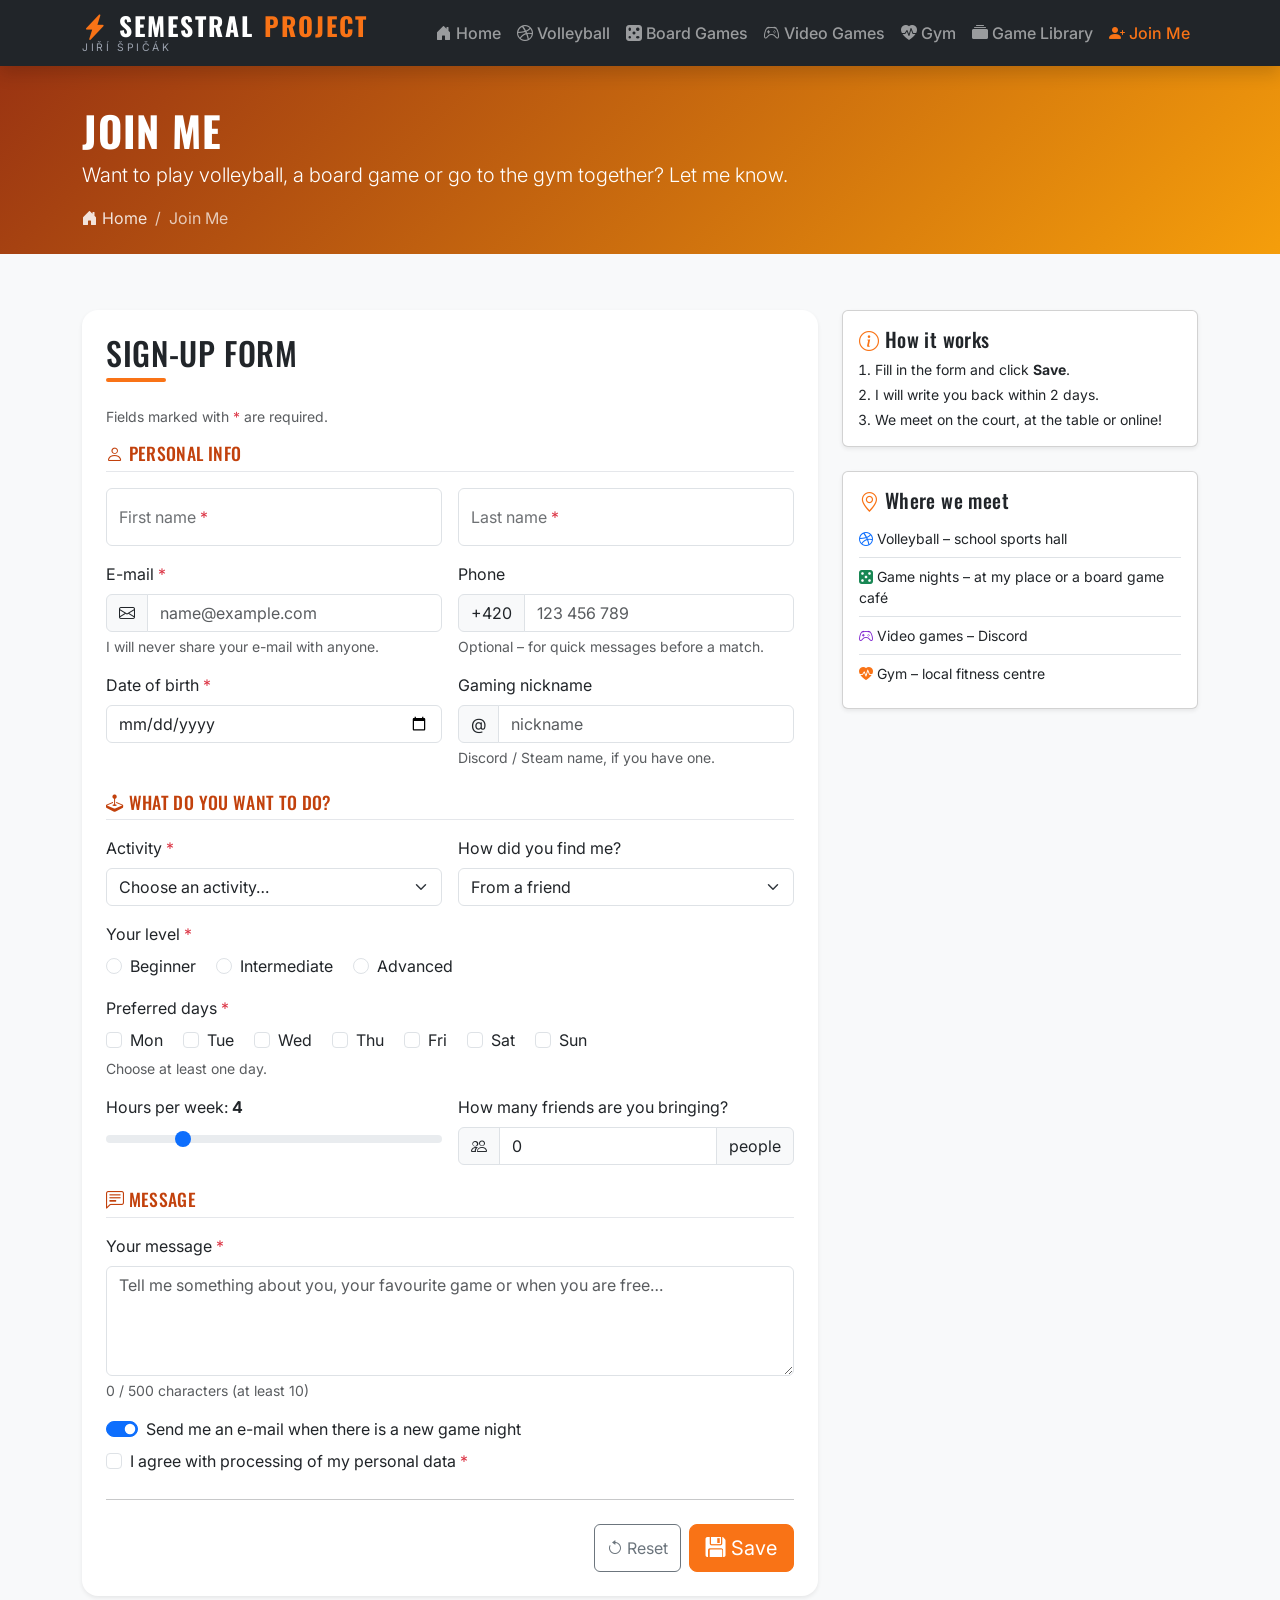
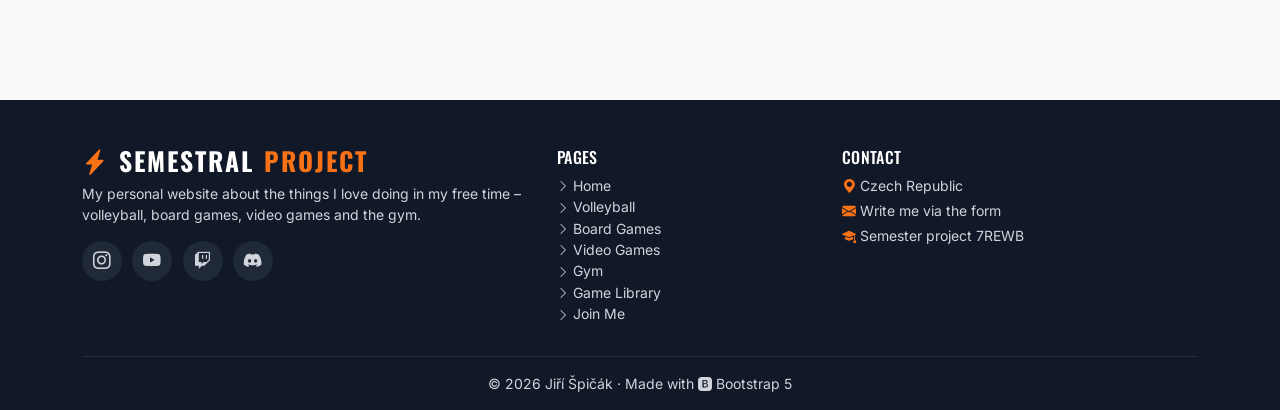
<file: join.html>
<!DOCTYPE html>
<html lang="en">
<head>
  <meta charset="utf-8">
  <meta name="viewport" content="width=device-width, initial-scale=1">
  <meta name="description" content="Sign-up form to join volleyball, board game nights, gaming or gym.">
  <meta name="author" content="Jiří Špičák">
  <title>Join Me | Semestral Project – Jiří Špičák</title>

  <link rel="icon" href="./images/favicon.ico?v=2" sizes="any">
  <link rel="icon" href="./images/favicon-32.png?v=2" type="image/png">
  <link rel="apple-touch-icon" href="./images/apple-touch-icon.png?v=2">

  <link href="./bootstrap/css/bootstrap.min.css" rel="stylesheet">
  <link href="./icons/bootstrap-icons.min.css" rel="stylesheet">
  <link rel="preconnect" href="https://fonts.googleapis.com">
  <link rel="preconnect" href="https://fonts.gstatic.com" crossorigin>
  <link href="https://fonts.googleapis.com/css2?family=Inter:wght@400;500;600;700&amp;family=Oswald:wght@500;700&amp;display=swap" rel="stylesheet">
  <link href="./css/style.css" rel="stylesheet">
</head>

<body>

  <!-- ===== HEADER: logo + menu ===== -->
  <header>
    <nav class="navbar navbar-expand-xl navbar-dark bg-dark sticky-top shadow">
      <div class="container">
        <a class="navbar-brand logo" href="./index.html">
          <i class="bi bi-lightning-charge-fill logo-icon"></i> SEMESTRAL <span class="logo-accent">PROJECT</span>
          <small>JIŘÍ ŠPIČÁK</small>
        </a>
        <button class="navbar-toggler" type="button" data-bs-toggle="collapse" data-bs-target="#mainMenu"
                aria-controls="mainMenu" aria-expanded="false" aria-label="Toggle navigation">
          <span class="navbar-toggler-icon"></span>
        </button>
        <div class="collapse navbar-collapse" id="mainMenu">
          <ul class="navbar-nav ms-auto mb-2 mb-xl-0">
          <li class="nav-item">
            <a class="nav-link" href="./index.html"><i class="bi bi-house-door-fill"></i> Home</a>
          </li>
          <li class="nav-item">
            <a class="nav-link" href="./volleyball.html"><i class="bi bi-dribbble"></i> Volleyball</a>
          </li>
          <li class="nav-item">
            <a class="nav-link" href="./board-games.html"><i class="bi bi-dice-5-fill"></i> Board Games</a>
          </li>
          <li class="nav-item">
            <a class="nav-link" href="./video-games.html"><i class="bi bi-controller"></i> Video Games</a>
          </li>
          <li class="nav-item">
            <a class="nav-link" href="./gym.html"><i class="bi bi-heart-pulse-fill"></i> Gym</a>
          </li>
          <li class="nav-item">
            <a class="nav-link" href="./library.html"><i class="bi bi-collection-fill"></i> Game Library</a>
          </li>
          <li class="nav-item">
            <a class="nav-link active" aria-current="page" href="./join.html"><i class="bi bi-person-plus-fill"></i> Join Me</a>
          </li>
          </ul>
        </div>
      </div>
    </nav>
  </header>

  <!-- ===== PAGE HEADER + BREADCRUMB ===== -->
  <section class="page-header join">
    <div class="container">
      <h1 class="fw-bold mb-1">Join Me</h1>
      <p class="lead mb-3">Want to play volleyball, a board game or go to the gym together? Let me know.</p>
      <nav aria-label="breadcrumb">
        <ol class="breadcrumb">
        <li class="breadcrumb-item"><a href="./index.html"><i class="bi bi-house-door-fill"></i> Home</a></li>
        <li class="breadcrumb-item active" aria-current="page">Join Me</li>
        </ol>
      </nav>
    </div>
  </section>

  <main>
    <section class="section">
      <div class="container">
        <div class="row g-4">

          <div class="col-12 col-lg-8">
            <div class="form-card shadow-sm p-3 p-md-4">
              <h2 class="section-title">Sign-up form</h2>
              <p class="text-muted small">Fields marked with <span class="text-danger">*</span> are required.</p>

              <form id="joinForm" class="needs-validation" novalidate>

                <h3 class="form-section-title"><i class="bi bi-person"></i> Personal info</h3>
                <div class="row g-3">
                  <div class="col-12 col-md-6">
                    <div class="form-floating">
                      <input type="text" class="form-control" id="firstName" name="firstName" placeholder="First name" required minlength="2">
                      <label for="firstName">First name <span class="text-danger">*</span></label>
                      <div class="invalid-feedback">Please enter your first name.</div>
                    </div>
                  </div>
                  <div class="col-12 col-md-6">
                    <div class="form-floating">
                      <input type="text" class="form-control" id="lastName" name="lastName" placeholder="Last name" required minlength="2">
                      <label for="lastName">Last name <span class="text-danger">*</span></label>
                      <div class="invalid-feedback">Please enter your last name.</div>
                    </div>
                  </div>

                  <div class="col-12 col-md-6">
                    <label for="email" class="form-label">E-mail <span class="text-danger">*</span></label>
                    <div class="input-group has-validation">
                      <span class="input-group-text"><i class="bi bi-envelope"></i></span>
                      <input type="email" class="form-control" id="email" name="email" placeholder="name@example.com" required aria-describedby="emailHelp">
                      <div class="invalid-feedback">Please enter a valid e-mail address.</div>
                    </div>
                    <div id="emailHelp" class="form-text">I will never share your e-mail with anyone.</div>
                  </div>
                  <div class="col-12 col-md-6">
                    <label for="phone" class="form-label">Phone</label>
                    <div class="input-group has-validation">
                      <span class="input-group-text">+420</span>
                      <input type="tel" class="form-control" id="phone" name="phone" placeholder="123 456 789" pattern="[0-9 ]{9,11}" aria-describedby="phoneHelp">
                      <div class="invalid-feedback">Use 9 digits, e.g. 123 456 789.</div>
                    </div>
                    <div id="phoneHelp" class="form-text">Optional – for quick messages before a match.</div>
                  </div>

                  <div class="col-12 col-md-6">
                    <label for="birthDate" class="form-label">Date of birth <span class="text-danger">*</span></label>
                    <input type="date" class="form-control" id="birthDate" name="birthDate" required min="1950-01-01" max="2012-12-31">
                    <div class="invalid-feedback">Please choose your date of birth.</div>
                  </div>
                  <div class="col-12 col-md-6">
                    <label for="nickname" class="form-label">Gaming nickname</label>
                    <div class="input-group">
                      <span class="input-group-text">@</span>
                      <input type="text" class="form-control" id="nickname" name="nickname" placeholder="nickname">
                    </div>
                    <div class="form-text">Discord / Steam name, if you have one.</div>
                  </div>
                </div>

                <h3 class="form-section-title mt-4"><i class="bi bi-joystick"></i> What do you want to do?</h3>
                <div class="row g-3">
                  <div class="col-12 col-md-6">
                    <label for="activity" class="form-label">Activity <span class="text-danger">*</span></label>
                    <select class="form-select" id="activity" name="activity" required>
                      <option value="" selected disabled>Choose an activity…</option>
                      <option value="volleyball">Volleyball match / training</option>
                      <option value="board">Board game night</option>
                      <option value="video">Online / co-op video games</option>
                      <option value="gym">Gym training</option>
                      <option value="all">Everything!</option>
                    </select>
                    <div class="invalid-feedback">Please choose an activity.</div>
                  </div>
                  <div class="col-12 col-md-6">
                    <label for="source" class="form-label">How did you find me?</label>
                    <select class="form-select" id="source" name="source">
                      <option value="friend">From a friend</option>
                      <option value="school">At school</option>
                      <option value="social">Social media</option>
                      <option value="other">Other</option>
                    </select>
                  </div>

                  <div class="col-12">
                    <span class="form-label d-block">Your level <span class="text-danger">*</span></span>
                    <div class="form-check form-check-inline">
                      <input class="form-check-input" type="radio" name="level" id="levelBeginner" value="beginner" required>
                      <label class="form-check-label" for="levelBeginner">Beginner</label>
                    </div>
                    <div class="form-check form-check-inline">
                      <input class="form-check-input" type="radio" name="level" id="levelIntermediate" value="intermediate" required>
                      <label class="form-check-label" for="levelIntermediate">Intermediate</label>
                    </div>
                    <div class="form-check form-check-inline">
                      <input class="form-check-input" type="radio" name="level" id="levelAdvanced" value="advanced" required>
                      <label class="form-check-label" for="levelAdvanced">Advanced</label>
                      <div class="invalid-feedback ms-2">Choose your level.</div>
                    </div>
                  </div>

                  <div class="col-12">
                    <span class="form-label d-block">Preferred days <span class="text-danger">*</span></span>
                    <div class="form-check form-check-inline">
                      <input class="form-check-input" type="checkbox" name="days" id="dayMon" value="Mon">
                      <label class="form-check-label" for="dayMon">Mon</label>
                    </div>
                    <div class="form-check form-check-inline">
                      <input class="form-check-input" type="checkbox" name="days" id="dayTue" value="Tue">
                      <label class="form-check-label" for="dayTue">Tue</label>
                    </div>
                    <div class="form-check form-check-inline">
                      <input class="form-check-input" type="checkbox" name="days" id="dayWed" value="Wed">
                      <label class="form-check-label" for="dayWed">Wed</label>
                    </div>
                    <div class="form-check form-check-inline">
                      <input class="form-check-input" type="checkbox" name="days" id="dayThu" value="Thu">
                      <label class="form-check-label" for="dayThu">Thu</label>
                    </div>
                    <div class="form-check form-check-inline">
                      <input class="form-check-input" type="checkbox" name="days" id="dayFri" value="Fri">
                      <label class="form-check-label" for="dayFri">Fri</label>
                    </div>
                    <div class="form-check form-check-inline">
                      <input class="form-check-input" type="checkbox" name="days" id="daySat" value="Sat">
                      <label class="form-check-label" for="daySat">Sat</label>
                    </div>
                    <div class="form-check form-check-inline">
                      <input class="form-check-input" type="checkbox" name="days" id="daySun" value="Sun">
                      <label class="form-check-label" for="daySun">Sun</label>
                    </div>
                    <div class="form-text">Choose at least one day.</div>
                  </div>

                  <div class="col-12 col-md-6">
                    <label for="hours" class="form-label">Hours per week: <strong id="hoursValue">4</strong></label>
                    <input type="range" class="form-range" id="hours" name="hours" min="1" max="15" value="4">
                  </div>
                  <div class="col-12 col-md-6">
                    <label for="players" class="form-label">How many friends are you bringing?</label>
                    <div class="input-group">
                      <span class="input-group-text"><i class="bi bi-people"></i></span>
                      <input type="number" class="form-control" id="players" name="players" min="0" max="10" value="0">
                      <span class="input-group-text">people</span>
                    </div>
                  </div>
                </div>

                <h3 class="form-section-title mt-4"><i class="bi bi-chat-left-text"></i> Message</h3>
                <div class="row g-3">
                  <div class="col-12">
                    <label for="message" class="form-label">Your message <span class="text-danger">*</span></label>
                    <textarea class="form-control" id="message" name="message" rows="4" maxlength="500" required minlength="10"
                              placeholder="Tell me something about you, your favourite game or when you are free…"></textarea>
                    <div class="form-text"><span id="messageCounter">0</span> / 500 characters (at least 10)</div>
                    <div class="invalid-feedback">Please write at least 10 characters.</div>
                  </div>
                  <div class="col-12">
                    <div class="form-check form-switch">
                      <input class="form-check-input" type="checkbox" role="switch" id="newsletter" name="newsletter" checked>
                      <label class="form-check-label" for="newsletter">Send me an e-mail when there is a new game night</label>
                    </div>
                    <div class="form-check mt-2">
                      <input class="form-check-input" type="checkbox" id="agree" name="agree" required>
                      <label class="form-check-label" for="agree">I agree with processing of my personal data <span class="text-danger">*</span></label>
                      <div class="invalid-feedback">You must agree before saving.</div>
                    </div>
                  </div>
                </div>

                <hr class="my-4">
                <div class="d-flex flex-wrap gap-2 justify-content-end">
                  <button type="reset" class="btn btn-outline-secondary"><i class="bi bi-arrow-counterclockwise"></i> Reset</button>
                  <button type="submit" class="btn btn-accent btn-lg"><i class="bi bi-floppy-fill"></i> Save</button>
                </div>
              </form>
            </div>
          </div>

          <div class="col-12 col-lg-4">
            <div class="card shadow-sm mb-4">
              <div class="card-body">
                <h2 class="h5"><i class="bi bi-info-circle text-accent"></i> How it works</h2>
                <ol class="small mb-0 ps-3">
                  <li class="mb-1">Fill in the form and click <strong>Save</strong>.</li>
                  <li class="mb-1">I will write you back within 2 days.</li>
                  <li>We meet on the court, at the table or online!</li>
                </ol>
              </div>
            </div>
            <div class="card shadow-sm">
              <div class="card-body">
                <h2 class="h5"><i class="bi bi-geo-alt text-accent"></i> Where we meet</h2>
                <ul class="list-group list-group-flush small">
                  <li class="list-group-item px-0"><i class="bi bi-dribbble text-primary"></i> Volleyball – school sports hall</li>
                  <li class="list-group-item px-0"><i class="bi bi-dice-5-fill text-success"></i> Game nights – at my place or a board game café</li>
                  <li class="list-group-item px-0"><i class="bi bi-controller" style="color: var(--ph-video)"></i> Video games – Discord</li>
                  <li class="list-group-item px-0"><i class="bi bi-heart-pulse-fill text-accent"></i> Gym – local fitness centre</li>
                </ul>
              </div>
            </div>
          </div>

        </div>
      </div>
    </section>
  </main>

  <!-- ===== TOAST shown after saving ===== -->
  <div class="toast-container position-fixed top-0 end-0 p-3">
    <div id="saveToast" class="toast align-items-center text-bg-success border-0" role="status" aria-live="polite" aria-atomic="true">
      <div class="d-flex">
        <div class="toast-body"><i class="bi bi-check-circle-fill"></i> Thanks, <strong id="successName"></strong>! Your sign-up was saved.</div>
        <button type="button" class="btn-close btn-close-white me-2 m-auto" data-bs-dismiss="toast" aria-label="Close"></button>
      </div>
    </div>
  </div>


  <!-- ===== FOOTER ===== -->
  <footer class="site-footer pt-5 pb-3 mt-5">
    <div class="container">
      <div class="row g-4">
        <div class="col-12 col-md-5">
          <div class="logo text-white mb-2"><i class="bi bi-lightning-charge-fill logo-icon"></i> SEMESTRAL <span class="logo-accent">PROJECT</span></div>
          <p class="small mb-3">My personal website about the things I love doing in my free time –
            volleyball, board games, video games and the gym.</p>
          <div class="social">
            <a href="https://www.instagram.com/" target="_blank" rel="noopener" aria-label="Instagram"><i class="bi bi-instagram"></i></a>
            <a href="https://www.youtube.com/" target="_blank" rel="noopener" aria-label="YouTube"><i class="bi bi-youtube"></i></a>
            <a href="https://www.twitch.tv/" target="_blank" rel="noopener" aria-label="Twitch"><i class="bi bi-twitch"></i></a>
            <a href="https://discord.com/" target="_blank" rel="noopener" aria-label="Discord"><i class="bi bi-discord"></i></a>
          </div>
        </div>
        <div class="col-6 col-md-3">
          <h2 class="h6 text-white text-uppercase">Pages</h2>
          <ul class="list-unstyled small">
            <li><a href="./index.html"><i class="bi bi-chevron-right small"></i> Home</a></li>
            <li><a href="./volleyball.html"><i class="bi bi-chevron-right small"></i> Volleyball</a></li>
            <li><a href="./board-games.html"><i class="bi bi-chevron-right small"></i> Board Games</a></li>
            <li><a href="./video-games.html"><i class="bi bi-chevron-right small"></i> Video Games</a></li>
            <li><a href="./gym.html"><i class="bi bi-chevron-right small"></i> Gym</a></li>
            <li><a href="./library.html"><i class="bi bi-chevron-right small"></i> Game Library</a></li>
            <li><a href="./join.html"><i class="bi bi-chevron-right small"></i> Join Me</a></li>
          </ul>
        </div>
        <div class="col-6 col-md-4">
          <h2 class="h6 text-white text-uppercase">Contact</h2>
          <ul class="list-unstyled small">
            <li class="mb-1"><i class="bi bi-geo-alt-fill text-accent"></i> Czech Republic</li>
            <li class="mb-1"><i class="bi bi-envelope-fill text-accent"></i> <a href="./join.html">Write me via the form</a></li>
            <li class="mb-1"><i class="bi bi-mortarboard-fill text-accent"></i> Semester project 7REWB</li>
          </ul>
        </div>
      </div>
      <hr class="border-secondary">
      <p class="text-center small mb-0">&copy; 2026 Jiří Špičák · Made with <i class="bi bi-bootstrap-fill"></i> Bootstrap 5</p>
    </div>
  </footer>

  <button type="button" id="backToTop" class="btn btn-accent shadow" aria-label="Back to top">
    <i class="bi bi-arrow-up"></i>
  </button>

  <script src="./bootstrap/js/bootstrap.bundle.min.js"></script>
  <script src="./js/main.js"></script>
</body>
</html>
</file>
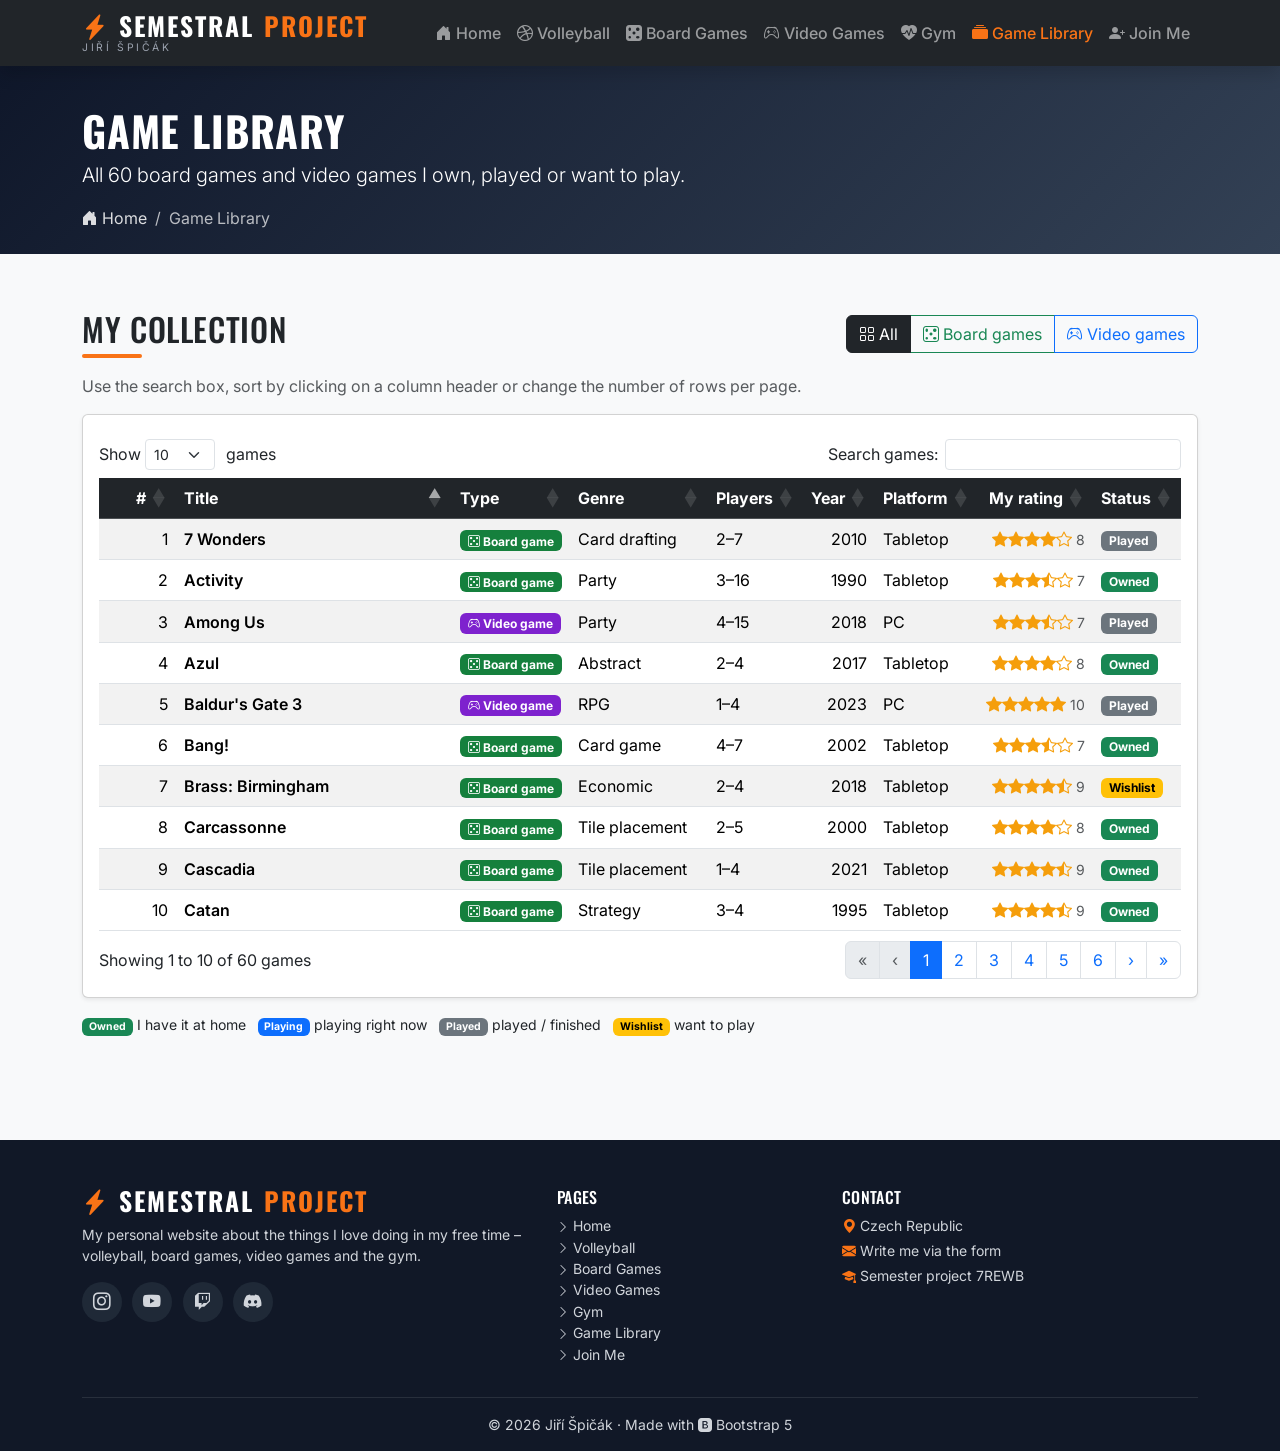
<file: library.html>
<!DOCTYPE html>
<html lang="en">
<head>
  <meta charset="utf-8">
  <meta name="viewport" content="width=device-width, initial-scale=1">
  <meta name="description" content="Searchable table of all my board games and video games.">
  <meta name="author" content="Jiří Špičák">
  <title>Game Library | Semestral Project – Jiří Špičák</title>

  <link rel="icon" href="./images/favicon.ico?v=2" sizes="any">
  <link rel="icon" href="./images/favicon-32.png?v=2" type="image/png">
  <link rel="apple-touch-icon" href="./images/apple-touch-icon.png?v=2">

  <link href="./bootstrap/css/bootstrap.min.css" rel="stylesheet">
  <link href="./icons/bootstrap-icons.min.css" rel="stylesheet">
  <link rel="preconnect" href="https://fonts.googleapis.com">
  <link rel="preconnect" href="https://fonts.gstatic.com" crossorigin>
  <link href="https://fonts.googleapis.com/css2?family=Inter:wght@400;500;600;700&amp;family=Oswald:wght@500;700&amp;display=swap" rel="stylesheet">
  <link href="./css/dataTables.bootstrap5.css" rel="stylesheet">
  <link href="./css/style.css" rel="stylesheet">
</head>

<body>

  <!-- ===== HEADER: logo + menu ===== -->
  <header>
    <nav class="navbar navbar-expand-xl navbar-dark bg-dark sticky-top shadow">
      <div class="container">
        <a class="navbar-brand logo" href="./index.html">
          <i class="bi bi-lightning-charge-fill logo-icon"></i> SEMESTRAL <span class="logo-accent">PROJECT</span>
          <small>JIŘÍ ŠPIČÁK</small>
        </a>
        <button class="navbar-toggler" type="button" data-bs-toggle="collapse" data-bs-target="#mainMenu"
                aria-controls="mainMenu" aria-expanded="false" aria-label="Toggle navigation">
          <span class="navbar-toggler-icon"></span>
        </button>
        <div class="collapse navbar-collapse" id="mainMenu">
          <ul class="navbar-nav ms-auto mb-2 mb-xl-0">
          <li class="nav-item">
            <a class="nav-link" href="./index.html"><i class="bi bi-house-door-fill"></i> Home</a>
          </li>
          <li class="nav-item">
            <a class="nav-link" href="./volleyball.html"><i class="bi bi-dribbble"></i> Volleyball</a>
          </li>
          <li class="nav-item">
            <a class="nav-link" href="./board-games.html"><i class="bi bi-dice-5-fill"></i> Board Games</a>
          </li>
          <li class="nav-item">
            <a class="nav-link" href="./video-games.html"><i class="bi bi-controller"></i> Video Games</a>
          </li>
          <li class="nav-item">
            <a class="nav-link" href="./gym.html"><i class="bi bi-heart-pulse-fill"></i> Gym</a>
          </li>
          <li class="nav-item">
            <a class="nav-link active" aria-current="page" href="./library.html"><i class="bi bi-collection-fill"></i> Game Library</a>
          </li>
          <li class="nav-item">
            <a class="nav-link" href="./join.html"><i class="bi bi-person-plus-fill"></i> Join Me</a>
          </li>
          </ul>
        </div>
      </div>
    </nav>
  </header>

  <!-- ===== PAGE HEADER + BREADCRUMB ===== -->
  <section class="page-header library">
    <div class="container">
      <h1 class="fw-bold mb-1">Game Library</h1>
      <p class="lead mb-3">All 60 board games and video games I own, played or want to play.</p>
      <nav aria-label="breadcrumb">
        <ol class="breadcrumb">
        <li class="breadcrumb-item"><a href="./index.html"><i class="bi bi-house-door-fill"></i> Home</a></li>
        <li class="breadcrumb-item active" aria-current="page">Game Library</li>
        </ol>
      </nav>
    </div>
  </section>

  <main>
    <section class="section">
      <div class="container">
        <div class="d-flex flex-wrap justify-content-between align-items-center gap-2 mb-3">
          <h2 class="section-title mb-0">My collection</h2>
          <div class="btn-group" role="group" aria-label="Filter by type">
            <button type="button" class="btn btn-outline-dark active" data-filter="all"><i class="bi bi-grid"></i> All</button>
            <button type="button" class="btn btn-outline-success" data-filter="Board game"><i class="bi bi-dice-5"></i> Board games</button>
            <button type="button" class="btn btn-outline-primary" data-filter="Video game"><i class="bi bi-controller"></i> Video games</button>
          </div>
        </div>
        <p class="text-muted">Use the search box, sort by clicking on a column header or change the number of rows per page.</p>

        <div class="card shadow-sm">
          <div class="card-body">
            <table id="library" class="table table-striped table-hover align-middle w-100">
              <thead class="table-dark">
                <tr>
                  <th>#</th><th>Title</th><th>Type</th><th>Genre</th><th>Players</th><th>Year</th><th>Platform</th><th>My rating</th><th>Status</th>
                </tr>
              </thead>
              <tbody>
              <tr><td>1</td><td class="fw-semibold">7 Wonders</td><td data-search="Board game"><span class="badge bg-board"><i class="bi bi-dice-5"></i> Board game</span></td><td>Card drafting</td><td>2–7</td><td>2010</td><td>Tabletop</td><td data-order="8" class="text-nowrap"><span class="rating"><i class="bi bi-star-fill"></i><i class="bi bi-star-fill"></i><i class="bi bi-star-fill"></i><i class="bi bi-star-fill"></i><i class="bi bi-star"></i></span> <span class="small text-muted">8</span></td><td><span class="badge text-bg-secondary">Played</span></td></tr>
              <tr><td>2</td><td class="fw-semibold">Activity</td><td data-search="Board game"><span class="badge bg-board"><i class="bi bi-dice-5"></i> Board game</span></td><td>Party</td><td>3–16</td><td>1990</td><td>Tabletop</td><td data-order="7" class="text-nowrap"><span class="rating"><i class="bi bi-star-fill"></i><i class="bi bi-star-fill"></i><i class="bi bi-star-fill"></i><i class="bi bi-star-half"></i><i class="bi bi-star"></i></span> <span class="small text-muted">7</span></td><td><span class="badge text-bg-success">Owned</span></td></tr>
              <tr><td>3</td><td class="fw-semibold">Among Us</td><td data-search="Video game"><span class="badge bg-video"><i class="bi bi-controller"></i> Video game</span></td><td>Party</td><td>4–15</td><td>2018</td><td>PC</td><td data-order="7" class="text-nowrap"><span class="rating"><i class="bi bi-star-fill"></i><i class="bi bi-star-fill"></i><i class="bi bi-star-fill"></i><i class="bi bi-star-half"></i><i class="bi bi-star"></i></span> <span class="small text-muted">7</span></td><td><span class="badge text-bg-secondary">Played</span></td></tr>
              <tr><td>4</td><td class="fw-semibold">Azul</td><td data-search="Board game"><span class="badge bg-board"><i class="bi bi-dice-5"></i> Board game</span></td><td>Abstract</td><td>2–4</td><td>2017</td><td>Tabletop</td><td data-order="8" class="text-nowrap"><span class="rating"><i class="bi bi-star-fill"></i><i class="bi bi-star-fill"></i><i class="bi bi-star-fill"></i><i class="bi bi-star-fill"></i><i class="bi bi-star"></i></span> <span class="small text-muted">8</span></td><td><span class="badge text-bg-success">Owned</span></td></tr>
              <tr><td>5</td><td class="fw-semibold">Baldur&#x27;s Gate 3</td><td data-search="Video game"><span class="badge bg-video"><i class="bi bi-controller"></i> Video game</span></td><td>RPG</td><td>1–4</td><td>2023</td><td>PC</td><td data-order="10" class="text-nowrap"><span class="rating"><i class="bi bi-star-fill"></i><i class="bi bi-star-fill"></i><i class="bi bi-star-fill"></i><i class="bi bi-star-fill"></i><i class="bi bi-star-fill"></i></span> <span class="small text-muted">10</span></td><td><span class="badge text-bg-secondary">Played</span></td></tr>
              <tr><td>6</td><td class="fw-semibold">Bang!</td><td data-search="Board game"><span class="badge bg-board"><i class="bi bi-dice-5"></i> Board game</span></td><td>Card game</td><td>4–7</td><td>2002</td><td>Tabletop</td><td data-order="7" class="text-nowrap"><span class="rating"><i class="bi bi-star-fill"></i><i class="bi bi-star-fill"></i><i class="bi bi-star-fill"></i><i class="bi bi-star-half"></i><i class="bi bi-star"></i></span> <span class="small text-muted">7</span></td><td><span class="badge text-bg-success">Owned</span></td></tr>
              <tr><td>7</td><td class="fw-semibold">Brass: Birmingham</td><td data-search="Board game"><span class="badge bg-board"><i class="bi bi-dice-5"></i> Board game</span></td><td>Economic</td><td>2–4</td><td>2018</td><td>Tabletop</td><td data-order="9" class="text-nowrap"><span class="rating"><i class="bi bi-star-fill"></i><i class="bi bi-star-fill"></i><i class="bi bi-star-fill"></i><i class="bi bi-star-fill"></i><i class="bi bi-star-half"></i></span> <span class="small text-muted">9</span></td><td><span class="badge text-bg-warning">Wishlist</span></td></tr>
              <tr><td>8</td><td class="fw-semibold">Carcassonne</td><td data-search="Board game"><span class="badge bg-board"><i class="bi bi-dice-5"></i> Board game</span></td><td>Tile placement</td><td>2–5</td><td>2000</td><td>Tabletop</td><td data-order="8" class="text-nowrap"><span class="rating"><i class="bi bi-star-fill"></i><i class="bi bi-star-fill"></i><i class="bi bi-star-fill"></i><i class="bi bi-star-fill"></i><i class="bi bi-star"></i></span> <span class="small text-muted">8</span></td><td><span class="badge text-bg-success">Owned</span></td></tr>
              <tr><td>9</td><td class="fw-semibold">Cascadia</td><td data-search="Board game"><span class="badge bg-board"><i class="bi bi-dice-5"></i> Board game</span></td><td>Tile placement</td><td>1–4</td><td>2021</td><td>Tabletop</td><td data-order="9" class="text-nowrap"><span class="rating"><i class="bi bi-star-fill"></i><i class="bi bi-star-fill"></i><i class="bi bi-star-fill"></i><i class="bi bi-star-fill"></i><i class="bi bi-star-half"></i></span> <span class="small text-muted">9</span></td><td><span class="badge text-bg-success">Owned</span></td></tr>
              <tr><td>10</td><td class="fw-semibold">Catan</td><td data-search="Board game"><span class="badge bg-board"><i class="bi bi-dice-5"></i> Board game</span></td><td>Strategy</td><td>3–4</td><td>1995</td><td>Tabletop</td><td data-order="9" class="text-nowrap"><span class="rating"><i class="bi bi-star-fill"></i><i class="bi bi-star-fill"></i><i class="bi bi-star-fill"></i><i class="bi bi-star-fill"></i><i class="bi bi-star-half"></i></span> <span class="small text-muted">9</span></td><td><span class="badge text-bg-success">Owned</span></td></tr>
              <tr><td>11</td><td class="fw-semibold">Codenames</td><td data-search="Board game"><span class="badge bg-board"><i class="bi bi-dice-5"></i> Board game</span></td><td>Party</td><td>2–8</td><td>2015</td><td>Tabletop</td><td data-order="10" class="text-nowrap"><span class="rating"><i class="bi bi-star-fill"></i><i class="bi bi-star-fill"></i><i class="bi bi-star-fill"></i><i class="bi bi-star-fill"></i><i class="bi bi-star-fill"></i></span> <span class="small text-muted">10</span></td><td><span class="badge text-bg-success">Owned</span></td></tr>
              <tr><td>12</td><td class="fw-semibold">Counter-Strike 2</td><td data-search="Video game"><span class="badge bg-video"><i class="bi bi-controller"></i> Video game</span></td><td>FPS</td><td>5v5</td><td>2023</td><td>PC</td><td data-order="8" class="text-nowrap"><span class="rating"><i class="bi bi-star-fill"></i><i class="bi bi-star-fill"></i><i class="bi bi-star-fill"></i><i class="bi bi-star-fill"></i><i class="bi bi-star"></i></span> <span class="small text-muted">8</span></td><td><span class="badge text-bg-primary">Playing</span></td></tr>
              <tr><td>13</td><td class="fw-semibold">Cyberpunk 2077</td><td data-search="Video game"><span class="badge bg-video"><i class="bi bi-controller"></i> Video game</span></td><td>RPG</td><td>1</td><td>2020</td><td>PC</td><td data-order="8" class="text-nowrap"><span class="rating"><i class="bi bi-star-fill"></i><i class="bi bi-star-fill"></i><i class="bi bi-star-fill"></i><i class="bi bi-star-fill"></i><i class="bi bi-star"></i></span> <span class="small text-muted">8</span></td><td><span class="badge text-bg-secondary">Played</span></td></tr>
              <tr><td>14</td><td class="fw-semibold">Dixit</td><td data-search="Board game"><span class="badge bg-board"><i class="bi bi-dice-5"></i> Board game</span></td><td>Party</td><td>3–6</td><td>2008</td><td>Tabletop</td><td data-order="8" class="text-nowrap"><span class="rating"><i class="bi bi-star-fill"></i><i class="bi bi-star-fill"></i><i class="bi bi-star-fill"></i><i class="bi bi-star-fill"></i><i class="bi bi-star"></i></span> <span class="small text-muted">8</span></td><td><span class="badge text-bg-secondary">Played</span></td></tr>
              <tr><td>15</td><td class="fw-semibold">Dobble</td><td data-search="Board game"><span class="badge bg-board"><i class="bi bi-dice-5"></i> Board game</span></td><td>Party</td><td>2–8</td><td>2009</td><td>Tabletop</td><td data-order="7" class="text-nowrap"><span class="rating"><i class="bi bi-star-fill"></i><i class="bi bi-star-fill"></i><i class="bi bi-star-fill"></i><i class="bi bi-star-half"></i><i class="bi bi-star"></i></span> <span class="small text-muted">7</span></td><td><span class="badge text-bg-success">Owned</span></td></tr>
              <tr><td>16</td><td class="fw-semibold">Dominion</td><td data-search="Board game"><span class="badge bg-board"><i class="bi bi-dice-5"></i> Board game</span></td><td>Deck building</td><td>2–4</td><td>2008</td><td>Tabletop</td><td data-order="8" class="text-nowrap"><span class="rating"><i class="bi bi-star-fill"></i><i class="bi bi-star-fill"></i><i class="bi bi-star-fill"></i><i class="bi bi-star-fill"></i><i class="bi bi-star"></i></span> <span class="small text-muted">8</span></td><td><span class="badge text-bg-secondary">Played</span></td></tr>
              <tr><td>17</td><td class="fw-semibold">EA Sports FC 24</td><td data-search="Video game"><span class="badge bg-video"><i class="bi bi-controller"></i> Video game</span></td><td>Sports</td><td>1–online</td><td>2023</td><td>PS5</td><td data-order="7" class="text-nowrap"><span class="rating"><i class="bi bi-star-fill"></i><i class="bi bi-star-fill"></i><i class="bi bi-star-fill"></i><i class="bi bi-star-half"></i><i class="bi bi-star"></i></span> <span class="small text-muted">7</span></td><td><span class="badge text-bg-secondary">Played</span></td></tr>
              <tr><td>18</td><td class="fw-semibold">Elden Ring</td><td data-search="Video game"><span class="badge bg-video"><i class="bi bi-controller"></i> Video game</span></td><td>Action RPG</td><td>1–online</td><td>2022</td><td>PC</td><td data-order="9" class="text-nowrap"><span class="rating"><i class="bi bi-star-fill"></i><i class="bi bi-star-fill"></i><i class="bi bi-star-fill"></i><i class="bi bi-star-fill"></i><i class="bi bi-star-half"></i></span> <span class="small text-muted">9</span></td><td><span class="badge text-bg-secondary">Played</span></td></tr>
              <tr><td>19</td><td class="fw-semibold">Everdell</td><td data-search="Board game"><span class="badge bg-board"><i class="bi bi-dice-5"></i> Board game</span></td><td>Worker placement</td><td>1–4</td><td>2018</td><td>Tabletop</td><td data-order="8" class="text-nowrap"><span class="rating"><i class="bi bi-star-fill"></i><i class="bi bi-star-fill"></i><i class="bi bi-star-fill"></i><i class="bi bi-star-fill"></i><i class="bi bi-star"></i></span> <span class="small text-muted">8</span></td><td><span class="badge text-bg-secondary">Played</span></td></tr>
              <tr><td>20</td><td class="fw-semibold">Exploding Kittens</td><td data-search="Board game"><span class="badge bg-board"><i class="bi bi-dice-5"></i> Board game</span></td><td>Card game</td><td>2–5</td><td>2015</td><td>Tabletop</td><td data-order="6" class="text-nowrap"><span class="rating"><i class="bi bi-star-fill"></i><i class="bi bi-star-fill"></i><i class="bi bi-star-fill"></i><i class="bi bi-star"></i><i class="bi bi-star"></i></span> <span class="small text-muted">6</span></td><td><span class="badge text-bg-success">Owned</span></td></tr>
              <tr><td>21</td><td class="fw-semibold">Fortnite</td><td data-search="Video game"><span class="badge bg-video"><i class="bi bi-controller"></i> Video game</span></td><td>Battle royale</td><td>1–100</td><td>2017</td><td>PC</td><td data-order="6" class="text-nowrap"><span class="rating"><i class="bi bi-star-fill"></i><i class="bi bi-star-fill"></i><i class="bi bi-star-fill"></i><i class="bi bi-star"></i><i class="bi bi-star"></i></span> <span class="small text-muted">6</span></td><td><span class="badge text-bg-secondary">Played</span></td></tr>
              <tr><td>22</td><td class="fw-semibold">Gloomhaven</td><td data-search="Board game"><span class="badge bg-board"><i class="bi bi-dice-5"></i> Board game</span></td><td>Dungeon crawler</td><td>1–4</td><td>2017</td><td>Tabletop</td><td data-order="8" class="text-nowrap"><span class="rating"><i class="bi bi-star-fill"></i><i class="bi bi-star-fill"></i><i class="bi bi-star-fill"></i><i class="bi bi-star-fill"></i><i class="bi bi-star"></i></span> <span class="small text-muted">8</span></td><td><span class="badge text-bg-warning">Wishlist</span></td></tr>
              <tr><td>23</td><td class="fw-semibold">God of War</td><td data-search="Video game"><span class="badge bg-video"><i class="bi bi-controller"></i> Video game</span></td><td>Action-adventure</td><td>1</td><td>2018</td><td>PC</td><td data-order="9" class="text-nowrap"><span class="rating"><i class="bi bi-star-fill"></i><i class="bi bi-star-fill"></i><i class="bi bi-star-fill"></i><i class="bi bi-star-fill"></i><i class="bi bi-star-half"></i></span> <span class="small text-muted">9</span></td><td><span class="badge text-bg-warning">Wishlist</span></td></tr>
              <tr><td>24</td><td class="fw-semibold">Grand Theft Auto V</td><td data-search="Video game"><span class="badge bg-video"><i class="bi bi-controller"></i> Video game</span></td><td>Action</td><td>1–online</td><td>2013</td><td>PC</td><td data-order="8" class="text-nowrap"><span class="rating"><i class="bi bi-star-fill"></i><i class="bi bi-star-fill"></i><i class="bi bi-star-fill"></i><i class="bi bi-star-fill"></i><i class="bi bi-star"></i></span> <span class="small text-muted">8</span></td><td><span class="badge text-bg-secondary">Played</span></td></tr>
              <tr><td>25</td><td class="fw-semibold">Hades</td><td data-search="Video game"><span class="badge bg-video"><i class="bi bi-controller"></i> Video game</span></td><td>Roguelike</td><td>1</td><td>2020</td><td>PC</td><td data-order="9" class="text-nowrap"><span class="rating"><i class="bi bi-star-fill"></i><i class="bi bi-star-fill"></i><i class="bi bi-star-fill"></i><i class="bi bi-star-fill"></i><i class="bi bi-star-half"></i></span> <span class="small text-muted">9</span></td><td><span class="badge text-bg-secondary">Played</span></td></tr>
              <tr><td>26</td><td class="fw-semibold">Hollow Knight</td><td data-search="Video game"><span class="badge bg-video"><i class="bi bi-controller"></i> Video game</span></td><td>Metroidvania</td><td>1</td><td>2017</td><td>PC</td><td data-order="9" class="text-nowrap"><span class="rating"><i class="bi bi-star-fill"></i><i class="bi bi-star-fill"></i><i class="bi bi-star-fill"></i><i class="bi bi-star-fill"></i><i class="bi bi-star-half"></i></span> <span class="small text-muted">9</span></td><td><span class="badge text-bg-secondary">Played</span></td></tr>
              <tr><td>27</td><td class="fw-semibold">It Takes Two</td><td data-search="Video game"><span class="badge bg-video"><i class="bi bi-controller"></i> Video game</span></td><td>Co-op adventure</td><td>2</td><td>2021</td><td>PC</td><td data-order="9" class="text-nowrap"><span class="rating"><i class="bi bi-star-fill"></i><i class="bi bi-star-fill"></i><i class="bi bi-star-fill"></i><i class="bi bi-star-fill"></i><i class="bi bi-star-half"></i></span> <span class="small text-muted">9</span></td><td><span class="badge text-bg-secondary">Played</span></td></tr>
              <tr><td>28</td><td class="fw-semibold">Kingdom Come: Deliverance</td><td data-search="Video game"><span class="badge bg-video"><i class="bi bi-controller"></i> Video game</span></td><td>RPG</td><td>1</td><td>2018</td><td>PC</td><td data-order="9" class="text-nowrap"><span class="rating"><i class="bi bi-star-fill"></i><i class="bi bi-star-fill"></i><i class="bi bi-star-fill"></i><i class="bi bi-star-fill"></i><i class="bi bi-star-half"></i></span> <span class="small text-muted">9</span></td><td><span class="badge text-bg-secondary">Played</span></td></tr>
              <tr><td>29</td><td class="fw-semibold">Kingdom Come: Deliverance II</td><td data-search="Video game"><span class="badge bg-video"><i class="bi bi-controller"></i> Video game</span></td><td>RPG</td><td>1</td><td>2025</td><td>PC</td><td data-order="9" class="text-nowrap"><span class="rating"><i class="bi bi-star-fill"></i><i class="bi bi-star-fill"></i><i class="bi bi-star-fill"></i><i class="bi bi-star-fill"></i><i class="bi bi-star-half"></i></span> <span class="small text-muted">9</span></td><td><span class="badge text-bg-primary">Playing</span></td></tr>
              <tr><td>30</td><td class="fw-semibold">Kingdomino</td><td data-search="Board game"><span class="badge bg-board"><i class="bi bi-dice-5"></i> Board game</span></td><td>Tile placement</td><td>2–4</td><td>2016</td><td>Tabletop</td><td data-order="7" class="text-nowrap"><span class="rating"><i class="bi bi-star-fill"></i><i class="bi bi-star-fill"></i><i class="bi bi-star-fill"></i><i class="bi bi-star-half"></i><i class="bi bi-star"></i></span> <span class="small text-muted">7</span></td><td><span class="badge text-bg-success">Owned</span></td></tr>
              <tr><td>31</td><td class="fw-semibold">League of Legends</td><td data-search="Video game"><span class="badge bg-video"><i class="bi bi-controller"></i> Video game</span></td><td>MOBA</td><td>5v5</td><td>2009</td><td>PC</td><td data-order="6" class="text-nowrap"><span class="rating"><i class="bi bi-star-fill"></i><i class="bi bi-star-fill"></i><i class="bi bi-star-fill"></i><i class="bi bi-star"></i><i class="bi bi-star"></i></span> <span class="small text-muted">6</span></td><td><span class="badge text-bg-secondary">Played</span></td></tr>
              <tr><td>32</td><td class="fw-semibold">Love Letter</td><td data-search="Board game"><span class="badge bg-board"><i class="bi bi-dice-5"></i> Board game</span></td><td>Card game</td><td>2–4</td><td>2012</td><td>Tabletop</td><td data-order="7" class="text-nowrap"><span class="rating"><i class="bi bi-star-fill"></i><i class="bi bi-star-fill"></i><i class="bi bi-star-fill"></i><i class="bi bi-star-half"></i><i class="bi bi-star"></i></span> <span class="small text-muted">7</span></td><td><span class="badge text-bg-success">Owned</span></td></tr>
              <tr><td>33</td><td class="fw-semibold">Mafia: Definitive Edition</td><td data-search="Video game"><span class="badge bg-video"><i class="bi bi-controller"></i> Video game</span></td><td>Action</td><td>1</td><td>2020</td><td>PC</td><td data-order="8" class="text-nowrap"><span class="rating"><i class="bi bi-star-fill"></i><i class="bi bi-star-fill"></i><i class="bi bi-star-fill"></i><i class="bi bi-star-fill"></i><i class="bi bi-star"></i></span> <span class="small text-muted">8</span></td><td><span class="badge text-bg-secondary">Played</span></td></tr>
              <tr><td>34</td><td class="fw-semibold">Mario Kart 8 Deluxe</td><td data-search="Video game"><span class="badge bg-video"><i class="bi bi-controller"></i> Video game</span></td><td>Racing</td><td>1–12</td><td>2017</td><td>Switch</td><td data-order="9" class="text-nowrap"><span class="rating"><i class="bi bi-star-fill"></i><i class="bi bi-star-fill"></i><i class="bi bi-star-fill"></i><i class="bi bi-star-fill"></i><i class="bi bi-star-half"></i></span> <span class="small text-muted">9</span></td><td><span class="badge text-bg-success">Owned</span></td></tr>
              <tr><td>35</td><td class="fw-semibold">Minecraft</td><td data-search="Video game"><span class="badge bg-video"><i class="bi bi-controller"></i> Video game</span></td><td>Sandbox</td><td>1–multi</td><td>2011</td><td>PC</td><td data-order="8" class="text-nowrap"><span class="rating"><i class="bi bi-star-fill"></i><i class="bi bi-star-fill"></i><i class="bi bi-star-fill"></i><i class="bi bi-star-fill"></i><i class="bi bi-star"></i></span> <span class="small text-muted">8</span></td><td><span class="badge text-bg-success">Owned</span></td></tr>
              <tr><td>36</td><td class="fw-semibold">Monopoly</td><td data-search="Board game"><span class="badge bg-board"><i class="bi bi-dice-5"></i> Board game</span></td><td>Family</td><td>2–8</td><td>1935</td><td>Tabletop</td><td data-order="5" class="text-nowrap"><span class="rating"><i class="bi bi-star-fill"></i><i class="bi bi-star-fill"></i><i class="bi bi-star-half"></i><i class="bi bi-star"></i><i class="bi bi-star"></i></span> <span class="small text-muted">5</span></td><td><span class="badge text-bg-success">Owned</span></td></tr>
              <tr><td>37</td><td class="fw-semibold">Munchkin</td><td data-search="Board game"><span class="badge bg-board"><i class="bi bi-dice-5"></i> Board game</span></td><td>Card game</td><td>3–6</td><td>2001</td><td>Tabletop</td><td data-order="6" class="text-nowrap"><span class="rating"><i class="bi bi-star-fill"></i><i class="bi bi-star-fill"></i><i class="bi bi-star-fill"></i><i class="bi bi-star"></i><i class="bi bi-star"></i></span> <span class="small text-muted">6</span></td><td><span class="badge text-bg-secondary">Played</span></td></tr>
              <tr><td>38</td><td class="fw-semibold">Pandemic</td><td data-search="Board game"><span class="badge bg-board"><i class="bi bi-dice-5"></i> Board game</span></td><td>Cooperative</td><td>2–4</td><td>2008</td><td>Tabletop</td><td data-order="9" class="text-nowrap"><span class="rating"><i class="bi bi-star-fill"></i><i class="bi bi-star-fill"></i><i class="bi bi-star-fill"></i><i class="bi bi-star-fill"></i><i class="bi bi-star-half"></i></span> <span class="small text-muted">9</span></td><td><span class="badge text-bg-success">Owned</span></td></tr>
              <tr><td>39</td><td class="fw-semibold">Patchwork</td><td data-search="Board game"><span class="badge bg-board"><i class="bi bi-dice-5"></i> Board game</span></td><td>Abstract</td><td>2</td><td>2014</td><td>Tabletop</td><td data-order="7" class="text-nowrap"><span class="rating"><i class="bi bi-star-fill"></i><i class="bi bi-star-fill"></i><i class="bi bi-star-fill"></i><i class="bi bi-star-half"></i><i class="bi bi-star"></i></span> <span class="small text-muted">7</span></td><td><span class="badge text-bg-success">Owned</span></td></tr>
              <tr><td>40</td><td class="fw-semibold">Portal 2</td><td data-search="Video game"><span class="badge bg-video"><i class="bi bi-controller"></i> Video game</span></td><td>Puzzle</td><td>1–2</td><td>2011</td><td>PC</td><td data-order="9" class="text-nowrap"><span class="rating"><i class="bi bi-star-fill"></i><i class="bi bi-star-fill"></i><i class="bi bi-star-fill"></i><i class="bi bi-star-fill"></i><i class="bi bi-star-half"></i></span> <span class="small text-muted">9</span></td><td><span class="badge text-bg-secondary">Played</span></td></tr>
              <tr><td>41</td><td class="fw-semibold">Rainbow Six Siege</td><td data-search="Video game"><span class="badge bg-video"><i class="bi bi-controller"></i> Video game</span></td><td>FPS</td><td>5v5</td><td>2015</td><td>PC</td><td data-order="7" class="text-nowrap"><span class="rating"><i class="bi bi-star-fill"></i><i class="bi bi-star-fill"></i><i class="bi bi-star-fill"></i><i class="bi bi-star-half"></i><i class="bi bi-star"></i></span> <span class="small text-muted">7</span></td><td><span class="badge text-bg-secondary">Played</span></td></tr>
              <tr><td>42</td><td class="fw-semibold">Red Dead Redemption 2</td><td data-search="Video game"><span class="badge bg-video"><i class="bi bi-controller"></i> Video game</span></td><td>Action-adventure</td><td>1–online</td><td>2018</td><td>PC</td><td data-order="10" class="text-nowrap"><span class="rating"><i class="bi bi-star-fill"></i><i class="bi bi-star-fill"></i><i class="bi bi-star-fill"></i><i class="bi bi-star-fill"></i><i class="bi bi-star-fill"></i></span> <span class="small text-muted">10</span></td><td><span class="badge text-bg-secondary">Played</span></td></tr>
              <tr><td>43</td><td class="fw-semibold">Risk</td><td data-search="Board game"><span class="badge bg-board"><i class="bi bi-dice-5"></i> Board game</span></td><td>Strategy</td><td>2–6</td><td>1959</td><td>Tabletop</td><td data-order="6" class="text-nowrap"><span class="rating"><i class="bi bi-star-fill"></i><i class="bi bi-star-fill"></i><i class="bi bi-star-fill"></i><i class="bi bi-star"></i><i class="bi bi-star"></i></span> <span class="small text-muted">6</span></td><td><span class="badge text-bg-secondary">Played</span></td></tr>
              <tr><td>44</td><td class="fw-semibold">Rocket League</td><td data-search="Video game"><span class="badge bg-video"><i class="bi bi-controller"></i> Video game</span></td><td>Sports</td><td>1–8</td><td>2015</td><td>PC</td><td data-order="8" class="text-nowrap"><span class="rating"><i class="bi bi-star-fill"></i><i class="bi bi-star-fill"></i><i class="bi bi-star-fill"></i><i class="bi bi-star-fill"></i><i class="bi bi-star"></i></span> <span class="small text-muted">8</span></td><td><span class="badge text-bg-success">Owned</span></td></tr>
              <tr><td>45</td><td class="fw-semibold">Root</td><td data-search="Board game"><span class="badge bg-board"><i class="bi bi-dice-5"></i> Board game</span></td><td>Strategy</td><td>2–4</td><td>2018</td><td>Tabletop</td><td data-order="8" class="text-nowrap"><span class="rating"><i class="bi bi-star-fill"></i><i class="bi bi-star-fill"></i><i class="bi bi-star-fill"></i><i class="bi bi-star-fill"></i><i class="bi bi-star"></i></span> <span class="small text-muted">8</span></td><td><span class="badge text-bg-warning">Wishlist</span></td></tr>
              <tr><td>46</td><td class="fw-semibold">Scrabble</td><td data-search="Board game"><span class="badge bg-board"><i class="bi bi-dice-5"></i> Board game</span></td><td>Word</td><td>2–4</td><td>1948</td><td>Tabletop</td><td data-order="6" class="text-nowrap"><span class="rating"><i class="bi bi-star-fill"></i><i class="bi bi-star-fill"></i><i class="bi bi-star-fill"></i><i class="bi bi-star"></i><i class="bi bi-star"></i></span> <span class="small text-muted">6</span></td><td><span class="badge text-bg-secondary">Played</span></td></tr>
              <tr><td>47</td><td class="fw-semibold">Splendor</td><td data-search="Board game"><span class="badge bg-board"><i class="bi bi-dice-5"></i> Board game</span></td><td>Engine building</td><td>2–4</td><td>2014</td><td>Tabletop</td><td data-order="7" class="text-nowrap"><span class="rating"><i class="bi bi-star-fill"></i><i class="bi bi-star-fill"></i><i class="bi bi-star-fill"></i><i class="bi bi-star-half"></i><i class="bi bi-star"></i></span> <span class="small text-muted">7</span></td><td><span class="badge text-bg-success">Owned</span></td></tr>
              <tr><td>48</td><td class="fw-semibold">Stardew Valley</td><td data-search="Video game"><span class="badge bg-video"><i class="bi bi-controller"></i> Video game</span></td><td>Simulation</td><td>1–4</td><td>2016</td><td>PC</td><td data-order="8" class="text-nowrap"><span class="rating"><i class="bi bi-star-fill"></i><i class="bi bi-star-fill"></i><i class="bi bi-star-fill"></i><i class="bi bi-star-fill"></i><i class="bi bi-star"></i></span> <span class="small text-muted">8</span></td><td><span class="badge text-bg-success">Owned</span></td></tr>
              <tr><td>49</td><td class="fw-semibold">Super Mario Odyssey</td><td data-search="Video game"><span class="badge bg-video"><i class="bi bi-controller"></i> Video game</span></td><td>Platformer</td><td>1–2</td><td>2017</td><td>Switch</td><td data-order="8" class="text-nowrap"><span class="rating"><i class="bi bi-star-fill"></i><i class="bi bi-star-fill"></i><i class="bi bi-star-fill"></i><i class="bi bi-star-fill"></i><i class="bi bi-star"></i></span> <span class="small text-muted">8</span></td><td><span class="badge text-bg-secondary">Played</span></td></tr>
              <tr><td>50</td><td class="fw-semibold">Terraforming Mars</td><td data-search="Board game"><span class="badge bg-board"><i class="bi bi-dice-5"></i> Board game</span></td><td>Strategy</td><td>1–5</td><td>2016</td><td>Tabletop</td><td data-order="9" class="text-nowrap"><span class="rating"><i class="bi bi-star-fill"></i><i class="bi bi-star-fill"></i><i class="bi bi-star-fill"></i><i class="bi bi-star-fill"></i><i class="bi bi-star-half"></i></span> <span class="small text-muted">9</span></td><td><span class="badge text-bg-secondary">Played</span></td></tr>
              <tr><td>51</td><td class="fw-semibold">Terraria</td><td data-search="Video game"><span class="badge bg-video"><i class="bi bi-controller"></i> Video game</span></td><td>Sandbox</td><td>1–8</td><td>2011</td><td>PC</td><td data-order="8" class="text-nowrap"><span class="rating"><i class="bi bi-star-fill"></i><i class="bi bi-star-fill"></i><i class="bi bi-star-fill"></i><i class="bi bi-star-fill"></i><i class="bi bi-star"></i></span> <span class="small text-muted">8</span></td><td><span class="badge text-bg-success">Owned</span></td></tr>
              <tr><td>52</td><td class="fw-semibold">The Crew: The Quest for Planet Nine</td><td data-search="Board game"><span class="badge bg-board"><i class="bi bi-dice-5"></i> Board game</span></td><td>Cooperative</td><td>2–5</td><td>2019</td><td>Tabletop</td><td data-order="8" class="text-nowrap"><span class="rating"><i class="bi bi-star-fill"></i><i class="bi bi-star-fill"></i><i class="bi bi-star-fill"></i><i class="bi bi-star-fill"></i><i class="bi bi-star"></i></span> <span class="small text-muted">8</span></td><td><span class="badge text-bg-success">Owned</span></td></tr>
              <tr><td>53</td><td class="fw-semibold">The Elder Scrolls V: Skyrim</td><td data-search="Video game"><span class="badge bg-video"><i class="bi bi-controller"></i> Video game</span></td><td>RPG</td><td>1</td><td>2011</td><td>PC</td><td data-order="8" class="text-nowrap"><span class="rating"><i class="bi bi-star-fill"></i><i class="bi bi-star-fill"></i><i class="bi bi-star-fill"></i><i class="bi bi-star-fill"></i><i class="bi bi-star"></i></span> <span class="small text-muted">8</span></td><td><span class="badge text-bg-secondary">Played</span></td></tr>
              <tr><td>54</td><td class="fw-semibold">The Legend of Zelda: Breath of the Wild</td><td data-search="Video game"><span class="badge bg-video"><i class="bi bi-controller"></i> Video game</span></td><td>Adventure</td><td>1</td><td>2017</td><td>Switch</td><td data-order="10" class="text-nowrap"><span class="rating"><i class="bi bi-star-fill"></i><i class="bi bi-star-fill"></i><i class="bi bi-star-fill"></i><i class="bi bi-star-fill"></i><i class="bi bi-star-fill"></i></span> <span class="small text-muted">10</span></td><td><span class="badge text-bg-secondary">Played</span></td></tr>
              <tr><td>55</td><td class="fw-semibold">The Legend of Zelda: Tears of the Kingdom</td><td data-search="Video game"><span class="badge bg-video"><i class="bi bi-controller"></i> Video game</span></td><td>Adventure</td><td>1</td><td>2023</td><td>Switch</td><td data-order="9" class="text-nowrap"><span class="rating"><i class="bi bi-star-fill"></i><i class="bi bi-star-fill"></i><i class="bi bi-star-fill"></i><i class="bi bi-star-fill"></i><i class="bi bi-star-half"></i></span> <span class="small text-muted">9</span></td><td><span class="badge text-bg-primary">Playing</span></td></tr>
              <tr><td>56</td><td class="fw-semibold">The Witcher 3: Wild Hunt</td><td data-search="Video game"><span class="badge bg-video"><i class="bi bi-controller"></i> Video game</span></td><td>RPG</td><td>1</td><td>2015</td><td>PC</td><td data-order="10" class="text-nowrap"><span class="rating"><i class="bi bi-star-fill"></i><i class="bi bi-star-fill"></i><i class="bi bi-star-fill"></i><i class="bi bi-star-fill"></i><i class="bi bi-star-fill"></i></span> <span class="small text-muted">10</span></td><td><span class="badge text-bg-secondary">Played</span></td></tr>
              <tr><td>57</td><td class="fw-semibold">Ticket to Ride</td><td data-search="Board game"><span class="badge bg-board"><i class="bi bi-dice-5"></i> Board game</span></td><td>Family</td><td>2–5</td><td>2004</td><td>Tabletop</td><td data-order="9" class="text-nowrap"><span class="rating"><i class="bi bi-star-fill"></i><i class="bi bi-star-fill"></i><i class="bi bi-star-fill"></i><i class="bi bi-star-fill"></i><i class="bi bi-star-half"></i></span> <span class="small text-muted">9</span></td><td><span class="badge text-bg-success">Owned</span></td></tr>
              <tr><td>58</td><td class="fw-semibold">Uno</td><td data-search="Board game"><span class="badge bg-board"><i class="bi bi-dice-5"></i> Board game</span></td><td>Card game</td><td>2–10</td><td>1971</td><td>Tabletop</td><td data-order="6" class="text-nowrap"><span class="rating"><i class="bi bi-star-fill"></i><i class="bi bi-star-fill"></i><i class="bi bi-star-fill"></i><i class="bi bi-star"></i><i class="bi bi-star"></i></span> <span class="small text-muted">6</span></td><td><span class="badge text-bg-success">Owned</span></td></tr>
              <tr><td>59</td><td class="fw-semibold">Valorant</td><td data-search="Video game"><span class="badge bg-video"><i class="bi bi-controller"></i> Video game</span></td><td>FPS</td><td>5v5</td><td>2020</td><td>PC</td><td data-order="7" class="text-nowrap"><span class="rating"><i class="bi bi-star-fill"></i><i class="bi bi-star-fill"></i><i class="bi bi-star-fill"></i><i class="bi bi-star-half"></i><i class="bi bi-star"></i></span> <span class="small text-muted">7</span></td><td><span class="badge text-bg-secondary">Played</span></td></tr>
              <tr><td>60</td><td class="fw-semibold">Wingspan</td><td data-search="Board game"><span class="badge bg-board"><i class="bi bi-dice-5"></i> Board game</span></td><td>Engine building</td><td>1–5</td><td>2019</td><td>Tabletop</td><td data-order="9" class="text-nowrap"><span class="rating"><i class="bi bi-star-fill"></i><i class="bi bi-star-fill"></i><i class="bi bi-star-fill"></i><i class="bi bi-star-fill"></i><i class="bi bi-star-half"></i></span> <span class="small text-muted">9</span></td><td><span class="badge text-bg-success">Owned</span></td></tr>
              </tbody>
            </table>
          </div>
        </div>

        <div class="mt-3 small">
          <span class="badge text-bg-success">Owned</span> I have it at home &nbsp;
          <span class="badge text-bg-primary">Playing</span> playing right now &nbsp;
          <span class="badge text-bg-secondary">Played</span> played / finished &nbsp;
          <span class="badge text-bg-warning">Wishlist</span> want to play
        </div>
      </div>
    </section>
  </main>


  <!-- ===== FOOTER ===== -->
  <footer class="site-footer pt-5 pb-3 mt-5">
    <div class="container">
      <div class="row g-4">
        <div class="col-12 col-md-5">
          <div class="logo text-white mb-2"><i class="bi bi-lightning-charge-fill logo-icon"></i> SEMESTRAL <span class="logo-accent">PROJECT</span></div>
          <p class="small mb-3">My personal website about the things I love doing in my free time –
            volleyball, board games, video games and the gym.</p>
          <div class="social">
            <a href="https://www.instagram.com/" target="_blank" rel="noopener" aria-label="Instagram"><i class="bi bi-instagram"></i></a>
            <a href="https://www.youtube.com/" target="_blank" rel="noopener" aria-label="YouTube"><i class="bi bi-youtube"></i></a>
            <a href="https://www.twitch.tv/" target="_blank" rel="noopener" aria-label="Twitch"><i class="bi bi-twitch"></i></a>
            <a href="https://discord.com/" target="_blank" rel="noopener" aria-label="Discord"><i class="bi bi-discord"></i></a>
          </div>
        </div>
        <div class="col-6 col-md-3">
          <h2 class="h6 text-white text-uppercase">Pages</h2>
          <ul class="list-unstyled small">
            <li><a href="./index.html"><i class="bi bi-chevron-right small"></i> Home</a></li>
            <li><a href="./volleyball.html"><i class="bi bi-chevron-right small"></i> Volleyball</a></li>
            <li><a href="./board-games.html"><i class="bi bi-chevron-right small"></i> Board Games</a></li>
            <li><a href="./video-games.html"><i class="bi bi-chevron-right small"></i> Video Games</a></li>
            <li><a href="./gym.html"><i class="bi bi-chevron-right small"></i> Gym</a></li>
            <li><a href="./library.html"><i class="bi bi-chevron-right small"></i> Game Library</a></li>
            <li><a href="./join.html"><i class="bi bi-chevron-right small"></i> Join Me</a></li>
          </ul>
        </div>
        <div class="col-6 col-md-4">
          <h2 class="h6 text-white text-uppercase">Contact</h2>
          <ul class="list-unstyled small">
            <li class="mb-1"><i class="bi bi-geo-alt-fill text-accent"></i> Czech Republic</li>
            <li class="mb-1"><i class="bi bi-envelope-fill text-accent"></i> <a href="./join.html">Write me via the form</a></li>
            <li class="mb-1"><i class="bi bi-mortarboard-fill text-accent"></i> Semester project 7REWB</li>
          </ul>
        </div>
      </div>
      <hr class="border-secondary">
      <p class="text-center small mb-0">&copy; 2026 Jiří Špičák · Made with <i class="bi bi-bootstrap-fill"></i> Bootstrap 5</p>
    </div>
  </footer>

  <button type="button" id="backToTop" class="btn btn-accent shadow" aria-label="Back to top">
    <i class="bi bi-arrow-up"></i>
  </button>

  <script src="./bootstrap/js/bootstrap.bundle.min.js"></script>
  <script src="./js/jquery-3.7.1.js"></script>
  <script src="./js/dataTables.js"></script>
  <script src="./js/dataTables.bootstrap5.js"></script>
  <script src="./js/library.js"></script>
  <script src="./js/main.js"></script>
</body>
</html>
</file>
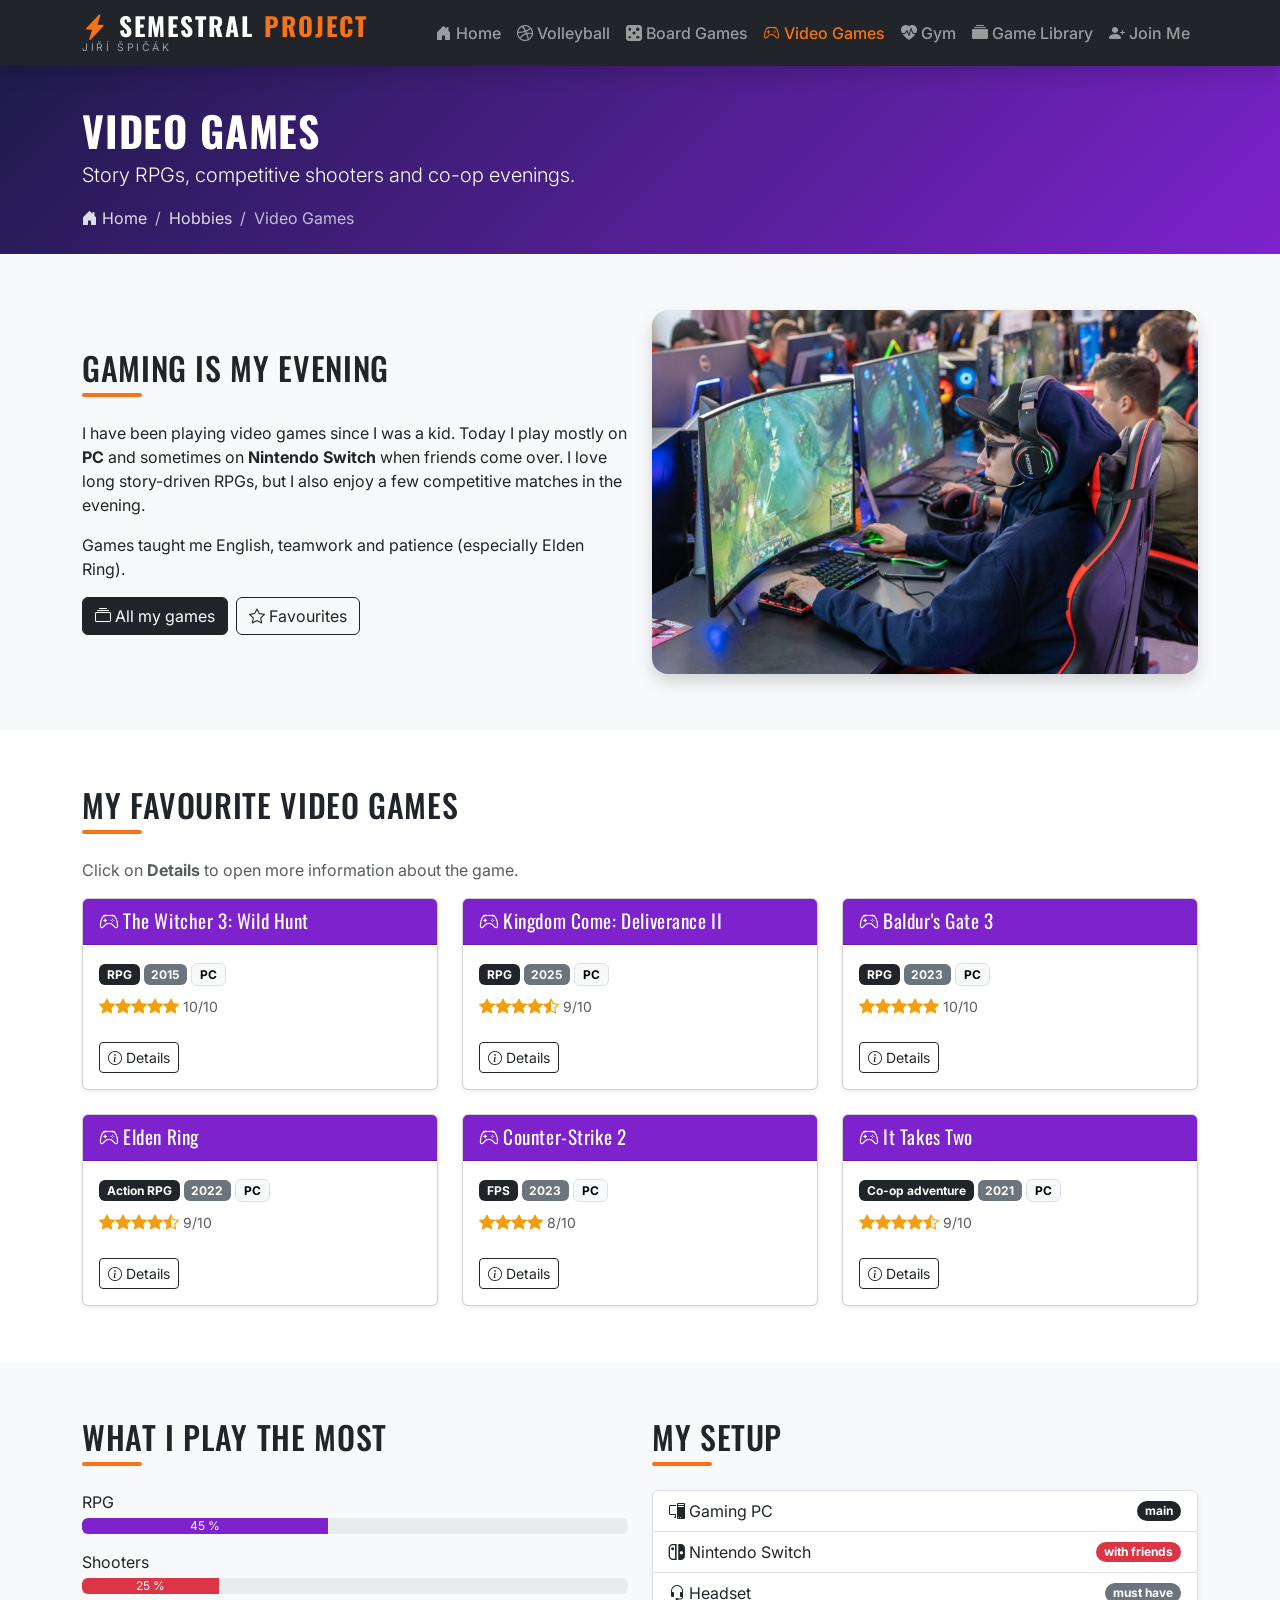
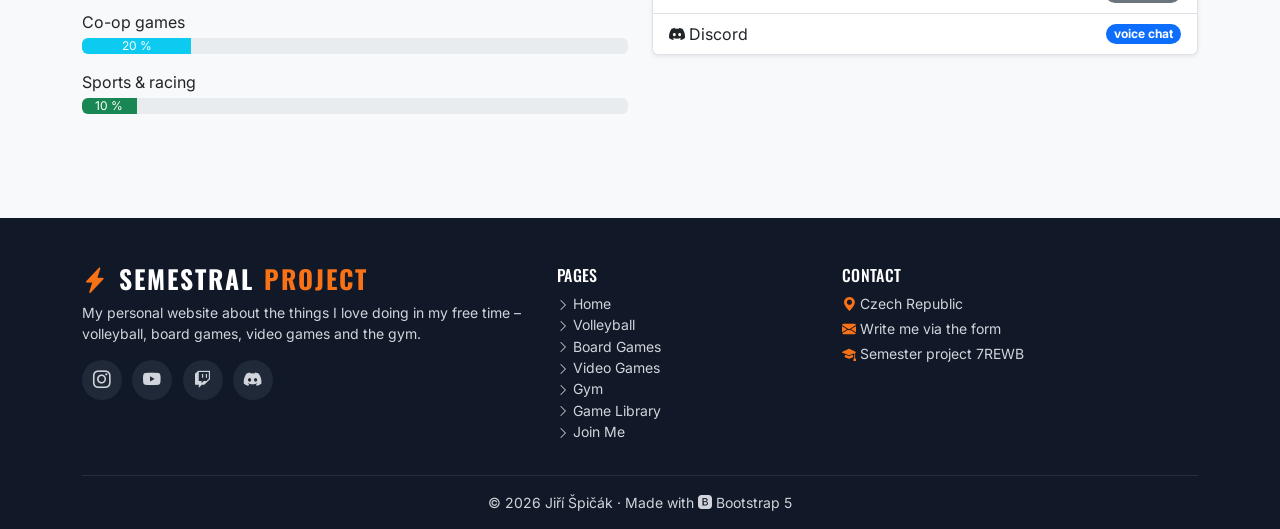
<file: video-games.html>
<!DOCTYPE html>
<html lang="en">
<head>
  <meta charset="utf-8">
  <meta name="viewport" content="width=device-width, initial-scale=1">
  <meta name="description" content="My favourite video games, genres and gaming setup.">
  <meta name="author" content="Jiří Špičák">
  <title>Video Games | Semestral Project – Jiří Špičák</title>

  <link rel="icon" href="./images/favicon.ico?v=2" sizes="any">
  <link rel="icon" href="./images/favicon-32.png?v=2" type="image/png">
  <link rel="apple-touch-icon" href="./images/apple-touch-icon.png?v=2">

  <link href="./bootstrap/css/bootstrap.min.css" rel="stylesheet">
  <link href="./icons/bootstrap-icons.min.css" rel="stylesheet">
  <link rel="preconnect" href="https://fonts.googleapis.com">
  <link rel="preconnect" href="https://fonts.gstatic.com" crossorigin>
  <link href="https://fonts.googleapis.com/css2?family=Inter:wght@400;500;600;700&amp;family=Oswald:wght@500;700&amp;display=swap" rel="stylesheet">
  <link href="./css/style.css" rel="stylesheet">
</head>

<body>

  <!-- ===== HEADER: logo + menu ===== -->
  <header>
    <nav class="navbar navbar-expand-xl navbar-dark bg-dark sticky-top shadow">
      <div class="container">
        <a class="navbar-brand logo" href="./index.html">
          <i class="bi bi-lightning-charge-fill logo-icon"></i> SEMESTRAL <span class="logo-accent">PROJECT</span>
          <small>JIŘÍ ŠPIČÁK</small>
        </a>
        <button class="navbar-toggler" type="button" data-bs-toggle="collapse" data-bs-target="#mainMenu"
                aria-controls="mainMenu" aria-expanded="false" aria-label="Toggle navigation">
          <span class="navbar-toggler-icon"></span>
        </button>
        <div class="collapse navbar-collapse" id="mainMenu">
          <ul class="navbar-nav ms-auto mb-2 mb-xl-0">
          <li class="nav-item">
            <a class="nav-link" href="./index.html"><i class="bi bi-house-door-fill"></i> Home</a>
          </li>
          <li class="nav-item">
            <a class="nav-link" href="./volleyball.html"><i class="bi bi-dribbble"></i> Volleyball</a>
          </li>
          <li class="nav-item">
            <a class="nav-link" href="./board-games.html"><i class="bi bi-dice-5-fill"></i> Board Games</a>
          </li>
          <li class="nav-item">
            <a class="nav-link active" aria-current="page" href="./video-games.html"><i class="bi bi-controller"></i> Video Games</a>
          </li>
          <li class="nav-item">
            <a class="nav-link" href="./gym.html"><i class="bi bi-heart-pulse-fill"></i> Gym</a>
          </li>
          <li class="nav-item">
            <a class="nav-link" href="./library.html"><i class="bi bi-collection-fill"></i> Game Library</a>
          </li>
          <li class="nav-item">
            <a class="nav-link" href="./join.html"><i class="bi bi-person-plus-fill"></i> Join Me</a>
          </li>
          </ul>
        </div>
      </div>
    </nav>
  </header>

  <!-- ===== PAGE HEADER + BREADCRUMB ===== -->
  <section class="page-header video">
    <div class="container">
      <h1 class="fw-bold mb-1">Video Games</h1>
      <p class="lead mb-3">Story RPGs, competitive shooters and co-op evenings.</p>
      <nav aria-label="breadcrumb">
        <ol class="breadcrumb">
        <li class="breadcrumb-item"><a href="./index.html"><i class="bi bi-house-door-fill"></i> Home</a></li>
        <li class="breadcrumb-item"><a href="./index.html">Hobbies</a></li>
        <li class="breadcrumb-item active" aria-current="page">Video Games</li>
        </ol>
      </nav>
    </div>
  </section>

  <main>
    <section class="section">
      <div class="container">
        <div class="row g-4 align-items-center">
          <div class="col-12 col-lg-6">
            <h2 class="section-title">Gaming is my evening</h2>
            <p>I have been playing video games since I was a kid. Today I play mostly on <strong>PC</strong>
              and sometimes on <strong>Nintendo Switch</strong> when friends come over. I love long story-driven
              RPGs, but I also enjoy a few competitive matches in the evening.</p>
            <p>Games taught me English, teamwork and patience (especially Elden Ring).</p>
            <div class="d-flex flex-wrap gap-2">
              <a href="./library.html" class="btn btn-dark"><i class="bi bi-collection"></i> All my games</a>
              <a href="#favourites" class="btn btn-outline-dark"><i class="bi bi-star"></i> Favourites</a>
            </div>
          </div>
          <div class="col-12 col-lg-6">
            <img src="./images/video-games.jpg" class="img-fluid rounded-4 shadow" alt="Gamer playing at a PC">
          </div>
        </div>
      </div>
    </section>

    <section class="section bg-white" id="favourites">
      <div class="container">
        <h2 class="section-title">My favourite video games</h2>
        <p class="text-muted">Click on <strong>Details</strong> to open more information about the game.</p>
        <div class="row row-cols-1 row-cols-md-2 row-cols-lg-3 g-4">
        <div class="col">
          <div class="card game-card h-100 shadow-sm">
            <div class="card-header bg-video text-white d-flex justify-content-between align-items-center">
              <span><i class="bi bi-controller"></i> The Witcher 3: Wild Hunt</span>
            </div>
            <div class="card-body">
              <p class="mb-2"><span class="badge text-bg-dark">RPG</span> <span class="badge text-bg-secondary">2015</span> <span class="badge text-bg-light border">PC</span></p>
              <p class="rating mb-0"><i class="bi bi-star-fill"></i><i class="bi bi-star-fill"></i><i class="bi bi-star-fill"></i><i class="bi bi-star-fill"></i><i class="bi bi-star-fill"></i> <span class="text-muted small">10/10</span></p>
            </div>
            <div class="card-footer bg-transparent border-0 pb-3">
              <button type="button" class="btn btn-outline-dark btn-sm" data-bs-toggle="modal" data-bs-target="#gameModal"
                      data-title="The Witcher 3: Wild Hunt" data-genre="RPG" data-year="2015" data-platform="PC"
                      data-hours="150" data-rating="10" data-text="Open-world RPG by Polish studio CD Projekt Red. Geralt of Rivia searches for his adopted daughter Ciri. Amazing story and side quests.">
                <i class="bi bi-info-circle"></i> Details
              </button>
            </div>
          </div>
        </div>
        <div class="col">
          <div class="card game-card h-100 shadow-sm">
            <div class="card-header bg-video text-white d-flex justify-content-between align-items-center">
              <span><i class="bi bi-controller"></i> Kingdom Come: Deliverance II</span>
            </div>
            <div class="card-body">
              <p class="mb-2"><span class="badge text-bg-dark">RPG</span> <span class="badge text-bg-secondary">2025</span> <span class="badge text-bg-light border">PC</span></p>
              <p class="rating mb-0"><i class="bi bi-star-fill"></i><i class="bi bi-star-fill"></i><i class="bi bi-star-fill"></i><i class="bi bi-star-fill"></i><i class="bi bi-star-half"></i> <span class="text-muted small">9/10</span></p>
            </div>
            <div class="card-footer bg-transparent border-0 pb-3">
              <button type="button" class="btn btn-outline-dark btn-sm" data-bs-toggle="modal" data-bs-target="#gameModal"
                      data-title="Kingdom Come: Deliverance II" data-genre="RPG" data-year="2025" data-platform="PC"
                      data-hours="90" data-rating="9" data-text="Realistic medieval RPG from Czech studio Warhorse, set in 15th century Bohemia. Henry continues his journey.">
                <i class="bi bi-info-circle"></i> Details
              </button>
            </div>
          </div>
        </div>
        <div class="col">
          <div class="card game-card h-100 shadow-sm">
            <div class="card-header bg-video text-white d-flex justify-content-between align-items-center">
              <span><i class="bi bi-controller"></i> Baldur's Gate 3</span>
            </div>
            <div class="card-body">
              <p class="mb-2"><span class="badge text-bg-dark">RPG</span> <span class="badge text-bg-secondary">2023</span> <span class="badge text-bg-light border">PC</span></p>
              <p class="rating mb-0"><i class="bi bi-star-fill"></i><i class="bi bi-star-fill"></i><i class="bi bi-star-fill"></i><i class="bi bi-star-fill"></i><i class="bi bi-star-fill"></i> <span class="text-muted small">10/10</span></p>
            </div>
            <div class="card-footer bg-transparent border-0 pb-3">
              <button type="button" class="btn btn-outline-dark btn-sm" data-bs-toggle="modal" data-bs-target="#gameModal"
                      data-title="Baldur&#x27;s Gate 3" data-genre="RPG" data-year="2023" data-platform="PC"
                      data-hours="120" data-rating="10" data-text="Turn-based RPG based on Dungeons &amp; Dragons. Can be played in co-op with friends.">
                <i class="bi bi-info-circle"></i> Details
              </button>
            </div>
          </div>
        </div>
        <div class="col">
          <div class="card game-card h-100 shadow-sm">
            <div class="card-header bg-video text-white d-flex justify-content-between align-items-center">
              <span><i class="bi bi-controller"></i> Elden Ring</span>
            </div>
            <div class="card-body">
              <p class="mb-2"><span class="badge text-bg-dark">Action RPG</span> <span class="badge text-bg-secondary">2022</span> <span class="badge text-bg-light border">PC</span></p>
              <p class="rating mb-0"><i class="bi bi-star-fill"></i><i class="bi bi-star-fill"></i><i class="bi bi-star-fill"></i><i class="bi bi-star-fill"></i><i class="bi bi-star-half"></i> <span class="text-muted small">9/10</span></p>
            </div>
            <div class="card-footer bg-transparent border-0 pb-3">
              <button type="button" class="btn btn-outline-dark btn-sm" data-bs-toggle="modal" data-bs-target="#gameModal"
                      data-title="Elden Ring" data-genre="Action RPG" data-year="2022" data-platform="PC"
                      data-hours="110" data-rating="9" data-text="Hard but fair open-world adventure from FromSoftware. Every boss feels like a big victory.">
                <i class="bi bi-info-circle"></i> Details
              </button>
            </div>
          </div>
        </div>
        <div class="col">
          <div class="card game-card h-100 shadow-sm">
            <div class="card-header bg-video text-white d-flex justify-content-between align-items-center">
              <span><i class="bi bi-controller"></i> Counter-Strike 2</span>
            </div>
            <div class="card-body">
              <p class="mb-2"><span class="badge text-bg-dark">FPS</span> <span class="badge text-bg-secondary">2023</span> <span class="badge text-bg-light border">PC</span></p>
              <p class="rating mb-0"><i class="bi bi-star-fill"></i><i class="bi bi-star-fill"></i><i class="bi bi-star-fill"></i><i class="bi bi-star-fill"></i> <span class="text-muted small">8/10</span></p>
            </div>
            <div class="card-footer bg-transparent border-0 pb-3">
              <button type="button" class="btn btn-outline-dark btn-sm" data-bs-toggle="modal" data-bs-target="#gameModal"
                      data-title="Counter-Strike 2" data-genre="FPS" data-year="2023" data-platform="PC"
                      data-hours="600+" data-rating="8" data-text="Competitive 5v5 tactical shooter. The game I play most with my friends in the evenings.">
                <i class="bi bi-info-circle"></i> Details
              </button>
            </div>
          </div>
        </div>
        <div class="col">
          <div class="card game-card h-100 shadow-sm">
            <div class="card-header bg-video text-white d-flex justify-content-between align-items-center">
              <span><i class="bi bi-controller"></i> It Takes Two</span>
            </div>
            <div class="card-body">
              <p class="mb-2"><span class="badge text-bg-dark">Co-op adventure</span> <span class="badge text-bg-secondary">2021</span> <span class="badge text-bg-light border">PC</span></p>
              <p class="rating mb-0"><i class="bi bi-star-fill"></i><i class="bi bi-star-fill"></i><i class="bi bi-star-fill"></i><i class="bi bi-star-fill"></i><i class="bi bi-star-half"></i> <span class="text-muted small">9/10</span></p>
            </div>
            <div class="card-footer bg-transparent border-0 pb-3">
              <button type="button" class="btn btn-outline-dark btn-sm" data-bs-toggle="modal" data-bs-target="#gameModal"
                      data-title="It Takes Two" data-genre="Co-op adventure" data-year="2021" data-platform="PC"
                      data-hours="15" data-rating="9" data-text="A co-op only game for two players. Every level brings new mechanics – perfect with a friend.">
                <i class="bi bi-info-circle"></i> Details
              </button>
            </div>
          </div>
        </div>
        </div>
      </div>
    </section>

    <section class="section">
      <div class="container">
        <div class="row g-4">
          <div class="col-12 col-lg-6">
            <h2 class="section-title">What I play the most</h2>
            <p class="mb-1">RPG</p>
            <div class="progress mb-3" role="progressbar" aria-label="RPG" aria-valuenow="45" aria-valuemin="0" aria-valuemax="100"><div class="progress-bar bg-video" style="width: 45%">45 %</div></div>
            <p class="mb-1">Shooters</p>
            <div class="progress mb-3" role="progressbar" aria-label="Shooters" aria-valuenow="25" aria-valuemin="0" aria-valuemax="100"><div class="progress-bar bg-danger" style="width: 25%">25 %</div></div>
            <p class="mb-1">Co-op games</p>
            <div class="progress mb-3" role="progressbar" aria-label="Co-op" aria-valuenow="20" aria-valuemin="0" aria-valuemax="100"><div class="progress-bar bg-info" style="width: 20%">20 %</div></div>
            <p class="mb-1">Sports &amp; racing</p>
            <div class="progress" role="progressbar" aria-label="Sports" aria-valuenow="10" aria-valuemin="0" aria-valuemax="100"><div class="progress-bar bg-success" style="width: 10%">10 %</div></div>
          </div>
          <div class="col-12 col-lg-6">
            <h2 class="section-title">My setup</h2>
            <ul class="list-group shadow-sm">
              <li class="list-group-item d-flex justify-content-between align-items-center"><span><i class="bi bi-pc-display"></i> Gaming PC</span><span class="badge text-bg-dark rounded-pill">main</span></li>
              <li class="list-group-item d-flex justify-content-between align-items-center"><span><i class="bi bi-nintendo-switch"></i> Nintendo Switch</span><span class="badge text-bg-danger rounded-pill">with friends</span></li>
              <li class="list-group-item d-flex justify-content-between align-items-center"><span><i class="bi bi-headset"></i> Headset</span><span class="badge text-bg-secondary rounded-pill">must have</span></li>
              <li class="list-group-item d-flex justify-content-between align-items-center"><span><i class="bi bi-discord"></i> Discord</span><span class="badge text-bg-primary rounded-pill">voice chat</span></li>
            </ul>
          </div>
        </div>
      </div>
    </section>
  </main>

  <!-- ===== MODAL: game details (content is filled by js/main.js) ===== -->
  <div class="modal fade" id="gameModal" tabindex="-1" aria-labelledby="gameModalLabel" aria-hidden="true">
    <div class="modal-dialog modal-dialog-centered">
      <div class="modal-content">
        <div class="modal-header bg-video text-white">
          <h2 class="modal-title fs-5" id="gameModalLabel">Game</h2>
          <button type="button" class="btn-close btn-close-white" data-bs-dismiss="modal" aria-label="Close"></button>
        </div>
        <div class="modal-body">
          <p data-field="text"></p>
          <table class="table table-sm mb-3">
            <tbody>
              <tr><th scope="row"><i class="bi bi-tag"></i> Genre</th><td data-field="genre"></td></tr>
              <tr><th scope="row"><i class="bi bi-calendar3"></i> Released</th><td data-field="year"></td></tr>
              <tr><th scope="row"><i class="bi bi-display"></i> I play on</th><td data-field="platform"></td></tr>
              <tr><th scope="row"><i class="bi bi-hourglass-split"></i> Hours played</th><td data-field="hours"></td></tr>
            </tbody>
          </table>
          <p class="mb-1 fw-semibold">My rating</p>
          <div class="progress" role="progressbar" aria-label="Rating" aria-valuenow="0" aria-valuemin="0" aria-valuemax="10" style="height: 1.4rem">
            <div class="progress-bar bg-warning text-dark fw-bold" data-field="rating" style="width: 0%"></div>
          </div>
        </div>
        <div class="modal-footer">
          <a href="./library.html" class="btn btn-outline-dark"><i class="bi bi-collection"></i> Game Library</a>
          <button type="button" class="btn btn-secondary" data-bs-dismiss="modal">Close</button>
        </div>
      </div>
    </div>
  </div>


  <!-- ===== FOOTER ===== -->
  <footer class="site-footer pt-5 pb-3 mt-5">
    <div class="container">
      <div class="row g-4">
        <div class="col-12 col-md-5">
          <div class="logo text-white mb-2"><i class="bi bi-lightning-charge-fill logo-icon"></i> SEMESTRAL <span class="logo-accent">PROJECT</span></div>
          <p class="small mb-3">My personal website about the things I love doing in my free time –
            volleyball, board games, video games and the gym.</p>
          <div class="social">
            <a href="https://www.instagram.com/" target="_blank" rel="noopener" aria-label="Instagram"><i class="bi bi-instagram"></i></a>
            <a href="https://www.youtube.com/" target="_blank" rel="noopener" aria-label="YouTube"><i class="bi bi-youtube"></i></a>
            <a href="https://www.twitch.tv/" target="_blank" rel="noopener" aria-label="Twitch"><i class="bi bi-twitch"></i></a>
            <a href="https://discord.com/" target="_blank" rel="noopener" aria-label="Discord"><i class="bi bi-discord"></i></a>
          </div>
        </div>
        <div class="col-6 col-md-3">
          <h2 class="h6 text-white text-uppercase">Pages</h2>
          <ul class="list-unstyled small">
            <li><a href="./index.html"><i class="bi bi-chevron-right small"></i> Home</a></li>
            <li><a href="./volleyball.html"><i class="bi bi-chevron-right small"></i> Volleyball</a></li>
            <li><a href="./board-games.html"><i class="bi bi-chevron-right small"></i> Board Games</a></li>
            <li><a href="./video-games.html"><i class="bi bi-chevron-right small"></i> Video Games</a></li>
            <li><a href="./gym.html"><i class="bi bi-chevron-right small"></i> Gym</a></li>
            <li><a href="./library.html"><i class="bi bi-chevron-right small"></i> Game Library</a></li>
            <li><a href="./join.html"><i class="bi bi-chevron-right small"></i> Join Me</a></li>
          </ul>
        </div>
        <div class="col-6 col-md-4">
          <h2 class="h6 text-white text-uppercase">Contact</h2>
          <ul class="list-unstyled small">
            <li class="mb-1"><i class="bi bi-geo-alt-fill text-accent"></i> Czech Republic</li>
            <li class="mb-1"><i class="bi bi-envelope-fill text-accent"></i> <a href="./join.html">Write me via the form</a></li>
            <li class="mb-1"><i class="bi bi-mortarboard-fill text-accent"></i> Semester project 7REWB</li>
          </ul>
        </div>
      </div>
      <hr class="border-secondary">
      <p class="text-center small mb-0">&copy; 2026 Jiří Špičák · Made with <i class="bi bi-bootstrap-fill"></i> Bootstrap 5</p>
    </div>
  </footer>

  <button type="button" id="backToTop" class="btn btn-accent shadow" aria-label="Back to top">
    <i class="bi bi-arrow-up"></i>
  </button>

  <script src="./bootstrap/js/bootstrap.bundle.min.js"></script>
  <script src="./js/main.js"></script>
</body>
</html>
</file>
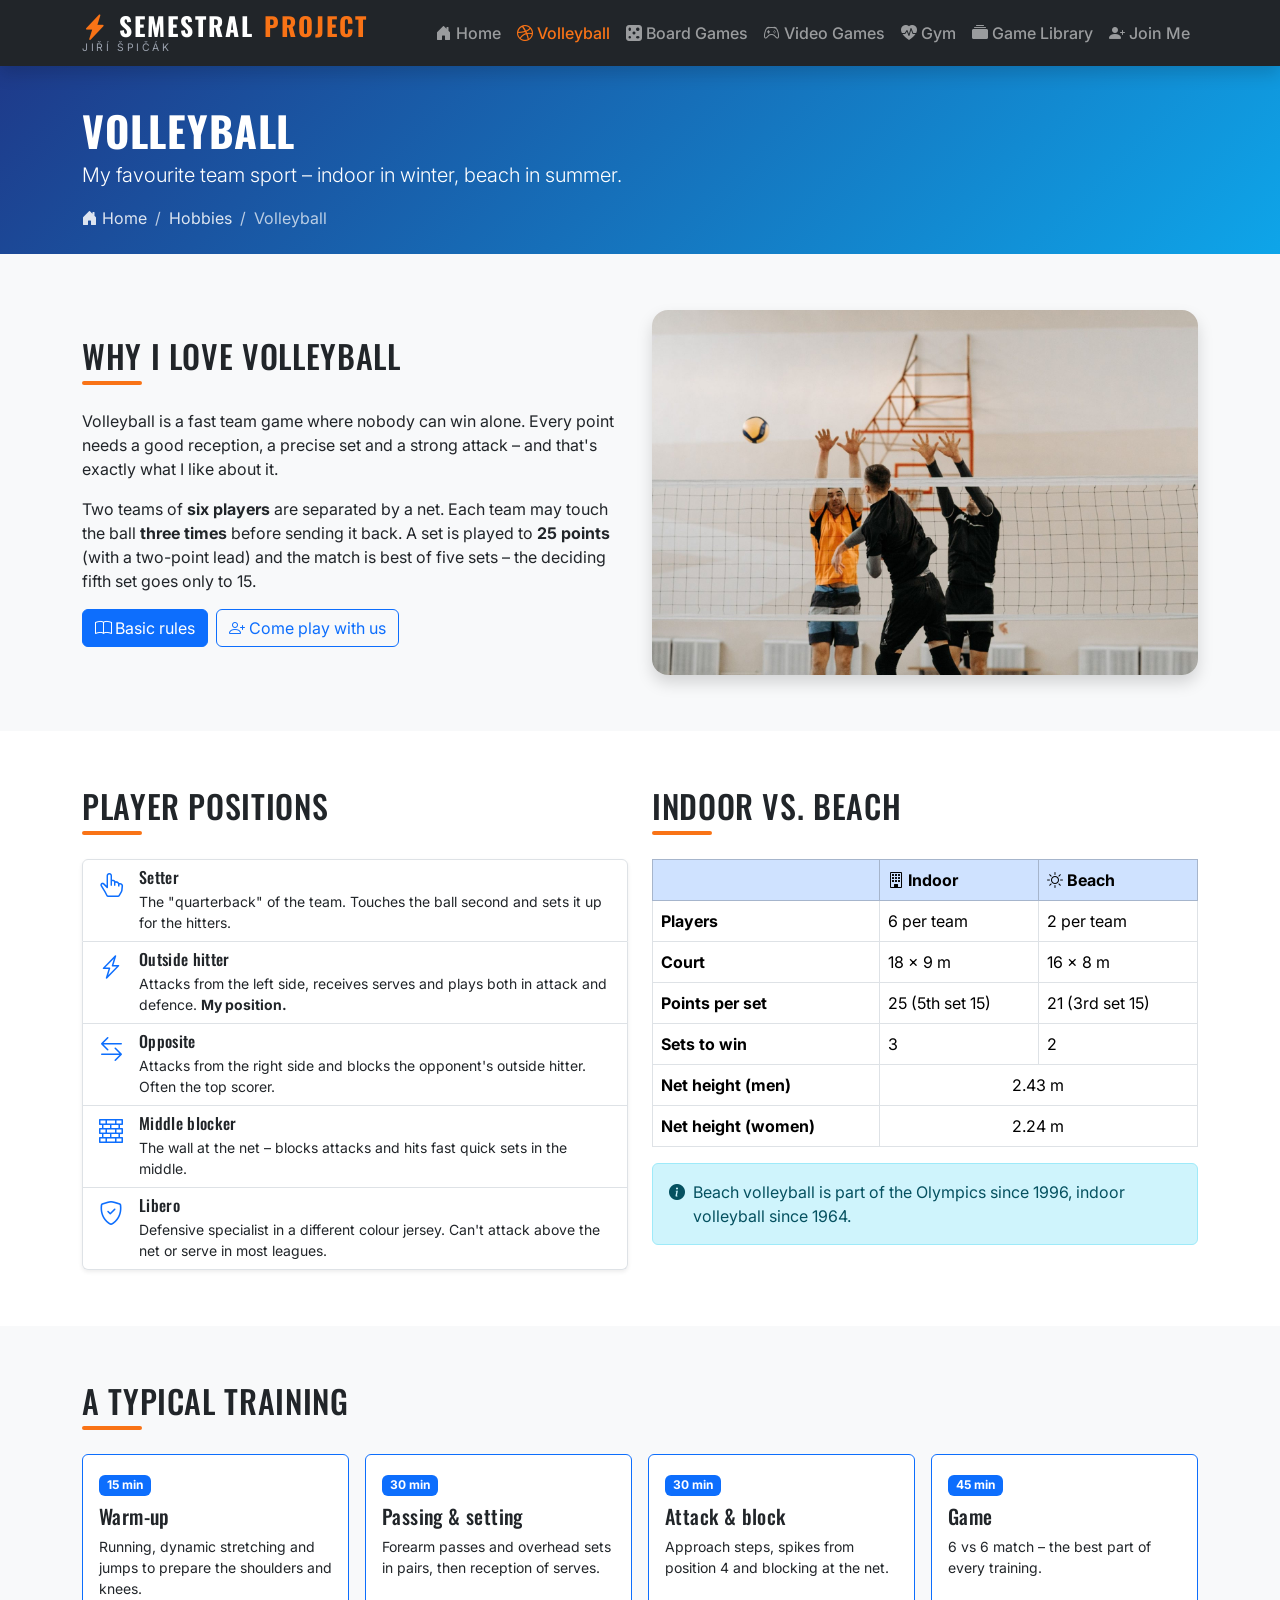
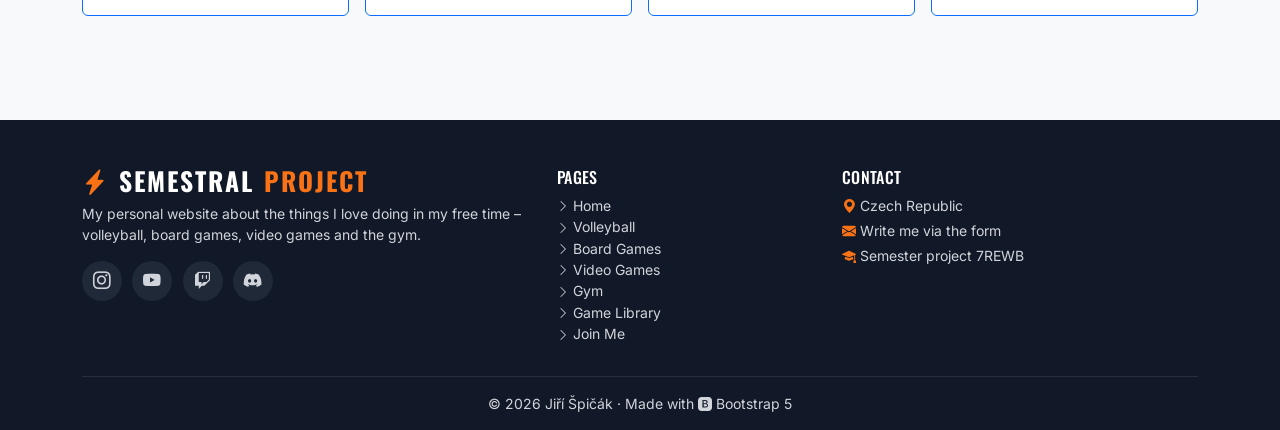
<file: volleyball.html>
<!DOCTYPE html>
<html lang="en">
<head>
  <meta charset="utf-8">
  <meta name="viewport" content="width=device-width, initial-scale=1">
  <meta name="description" content="Volleyball – rules, positions and my training.">
  <meta name="author" content="Jiří Špičák">
  <title>Volleyball | Semestral Project – Jiří Špičák</title>

  <link rel="icon" href="./images/favicon.ico?v=2" sizes="any">
  <link rel="icon" href="./images/favicon-32.png?v=2" type="image/png">
  <link rel="apple-touch-icon" href="./images/apple-touch-icon.png?v=2">

  <link href="./bootstrap/css/bootstrap.min.css" rel="stylesheet">
  <link href="./icons/bootstrap-icons.min.css" rel="stylesheet">
  <link rel="preconnect" href="https://fonts.googleapis.com">
  <link rel="preconnect" href="https://fonts.gstatic.com" crossorigin>
  <link href="https://fonts.googleapis.com/css2?family=Inter:wght@400;500;600;700&amp;family=Oswald:wght@500;700&amp;display=swap" rel="stylesheet">
  <link href="./css/style.css" rel="stylesheet">
</head>

<body>

  <!-- ===== HEADER: logo + menu ===== -->
  <header>
    <nav class="navbar navbar-expand-xl navbar-dark bg-dark sticky-top shadow">
      <div class="container">
        <a class="navbar-brand logo" href="./index.html">
          <i class="bi bi-lightning-charge-fill logo-icon"></i> SEMESTRAL <span class="logo-accent">PROJECT</span>
          <small>JIŘÍ ŠPIČÁK</small>
        </a>
        <button class="navbar-toggler" type="button" data-bs-toggle="collapse" data-bs-target="#mainMenu"
                aria-controls="mainMenu" aria-expanded="false" aria-label="Toggle navigation">
          <span class="navbar-toggler-icon"></span>
        </button>
        <div class="collapse navbar-collapse" id="mainMenu">
          <ul class="navbar-nav ms-auto mb-2 mb-xl-0">
          <li class="nav-item">
            <a class="nav-link" href="./index.html"><i class="bi bi-house-door-fill"></i> Home</a>
          </li>
          <li class="nav-item">
            <a class="nav-link active" aria-current="page" href="./volleyball.html"><i class="bi bi-dribbble"></i> Volleyball</a>
          </li>
          <li class="nav-item">
            <a class="nav-link" href="./board-games.html"><i class="bi bi-dice-5-fill"></i> Board Games</a>
          </li>
          <li class="nav-item">
            <a class="nav-link" href="./video-games.html"><i class="bi bi-controller"></i> Video Games</a>
          </li>
          <li class="nav-item">
            <a class="nav-link" href="./gym.html"><i class="bi bi-heart-pulse-fill"></i> Gym</a>
          </li>
          <li class="nav-item">
            <a class="nav-link" href="./library.html"><i class="bi bi-collection-fill"></i> Game Library</a>
          </li>
          <li class="nav-item">
            <a class="nav-link" href="./join.html"><i class="bi bi-person-plus-fill"></i> Join Me</a>
          </li>
          </ul>
        </div>
      </div>
    </nav>
  </header>

  <!-- ===== PAGE HEADER + BREADCRUMB ===== -->
  <section class="page-header volleyball">
    <div class="container">
      <h1 class="fw-bold mb-1">Volleyball</h1>
      <p class="lead mb-3">My favourite team sport – indoor in winter, beach in summer.</p>
      <nav aria-label="breadcrumb">
        <ol class="breadcrumb">
        <li class="breadcrumb-item"><a href="./index.html"><i class="bi bi-house-door-fill"></i> Home</a></li>
        <li class="breadcrumb-item"><a href="./index.html">Hobbies</a></li>
        <li class="breadcrumb-item active" aria-current="page">Volleyball</li>
        </ol>
      </nav>
    </div>
  </section>

  <main>
    <section class="section">
      <div class="container">
        <div class="row g-4 align-items-center">
          <div class="col-12 col-lg-6">
            <h2 class="section-title">Why I love volleyball</h2>
            <p>Volleyball is a fast team game where nobody can win alone. Every point needs a good reception,
              a precise set and a strong attack – and that's exactly what I like about it.</p>
            <p>Two teams of <strong>six players</strong> are separated by a net. Each team may touch the ball
              <strong>three times</strong> before sending it back. A set is played to <strong>25 points</strong>
              (with a two-point lead) and the match is best of five sets – the deciding fifth set goes only to 15.</p>
            <div class="d-flex flex-wrap gap-2">
              <button type="button" class="btn btn-primary" data-bs-toggle="modal" data-bs-target="#rulesModal"><i class="bi bi-book"></i> Basic rules</button>
              <a href="./join.html" class="btn btn-outline-primary"><i class="bi bi-person-plus"></i> Come play with us</a>
            </div>
          </div>
          <div class="col-12 col-lg-6">
            <img src="./images/volleyball.jpg" class="img-fluid rounded-4 shadow" alt="Volleyball players at the net">
          </div>
        </div>
      </div>
    </section>

    <section class="section bg-white">
      <div class="container">
        <div class="row g-4">
          <div class="col-12 col-lg-6">
            <h2 class="section-title">Player positions</h2>
            <ul class="list-group shadow-sm">
              <li class="list-group-item d-flex gap-3 align-items-start">
                <i class="bi bi-hand-index-thumb fs-4 text-primary"></i>
                <div><h3 class="h6 mb-1">Setter</h3><p class="mb-0 small">The "quarterback" of the team. Touches the ball second and sets it up for the hitters.</p></div>
              </li>
              <li class="list-group-item d-flex gap-3 align-items-start">
                <i class="bi bi-lightning-charge fs-4 text-primary"></i>
                <div><h3 class="h6 mb-1">Outside hitter</h3><p class="mb-0 small">Attacks from the left side, receives serves and plays both in attack and defence. <strong>My position.</strong></p></div>
              </li>
              <li class="list-group-item d-flex gap-3 align-items-start">
                <i class="bi bi-arrow-left-right fs-4 text-primary"></i>
                <div><h3 class="h6 mb-1">Opposite</h3><p class="mb-0 small">Attacks from the right side and blocks the opponent's outside hitter. Often the top scorer.</p></div>
              </li>
              <li class="list-group-item d-flex gap-3 align-items-start">
                <i class="bi bi-bricks fs-4 text-primary"></i>
                <div><h3 class="h6 mb-1">Middle blocker</h3><p class="mb-0 small">The wall at the net – blocks attacks and hits fast quick sets in the middle.</p></div>
              </li>
              <li class="list-group-item d-flex gap-3 align-items-start">
                <i class="bi bi-shield-check fs-4 text-primary"></i>
                <div><h3 class="h6 mb-1">Libero</h3><p class="mb-0 small">Defensive specialist in a different colour jersey. Can't attack above the net or serve in most leagues.</p></div>
              </li>
            </ul>
          </div>
          <div class="col-12 col-lg-6">
            <h2 class="section-title">Indoor vs. beach</h2>
            <div class="table-responsive">
              <table class="table table-bordered align-middle bg-white">
                <thead class="table-primary"><tr><th></th><th><i class="bi bi-building"></i> Indoor</th><th><i class="bi bi-sun"></i> Beach</th></tr></thead>
                <tbody>
                  <tr><th>Players</th><td>6 per team</td><td>2 per team</td></tr>
                  <tr><th>Court</th><td>18 × 9 m</td><td>16 × 8 m</td></tr>
                  <tr><th>Points per set</th><td>25 (5th set 15)</td><td>21 (3rd set 15)</td></tr>
                  <tr><th>Sets to win</th><td>3</td><td>2</td></tr>
                  <tr><th>Net height (men)</th><td colspan="2" class="text-center">2.43 m</td></tr>
                  <tr><th>Net height (women)</th><td colspan="2" class="text-center">2.24 m</td></tr>
                </tbody>
              </table>
            </div>
            <div class="alert alert-info d-flex gap-2 mb-0" role="alert">
              <i class="bi bi-info-circle-fill"></i>
              <div>Beach volleyball is part of the Olympics since 1996, indoor volleyball since 1964.</div>
            </div>
          </div>
        </div>
      </div>
    </section>

    <section class="section">
      <div class="container">
        <h2 class="section-title">A typical training</h2>
        <div class="row row-cols-1 row-cols-md-2 row-cols-lg-4 g-3">
          <div class="col"><div class="card h-100 border-primary"><div class="card-body"><span class="badge text-bg-primary mb-2">15 min</span><h3 class="h5">Warm-up</h3><p class="card-text small mb-0">Running, dynamic stretching and jumps to prepare the shoulders and knees.</p></div></div></div>
          <div class="col"><div class="card h-100 border-primary"><div class="card-body"><span class="badge text-bg-primary mb-2">30 min</span><h3 class="h5">Passing &amp; setting</h3><p class="card-text small mb-0">Forearm passes and overhead sets in pairs, then reception of serves.</p></div></div></div>
          <div class="col"><div class="card h-100 border-primary"><div class="card-body"><span class="badge text-bg-primary mb-2">30 min</span><h3 class="h5">Attack &amp; block</h3><p class="card-text small mb-0">Approach steps, spikes from position 4 and blocking at the net.</p></div></div></div>
          <div class="col"><div class="card h-100 border-primary"><div class="card-body"><span class="badge text-bg-primary mb-2">45 min</span><h3 class="h5">Game</h3><p class="card-text small mb-0">6 vs 6 match – the best part of every training.</p></div></div></div>
        </div>
      </div>
    </section>
  </main>

  <!-- ===== MODAL: rules ===== -->
  <div class="modal fade" id="rulesModal" tabindex="-1" aria-labelledby="rulesModalLabel" aria-hidden="true">
    <div class="modal-dialog modal-dialog-centered modal-dialog-scrollable">
      <div class="modal-content">
        <div class="modal-header bg-volleyball text-white">
          <h2 class="modal-title fs-5" id="rulesModalLabel"><i class="bi bi-book"></i> Basic volleyball rules</h2>
          <button type="button" class="btn-close btn-close-white" data-bs-dismiss="modal" aria-label="Close"></button>
        </div>
        <div class="modal-body">
          <ol class="mb-0">
            <li class="mb-2">Every rally wins a point (rally point system).</li>
            <li class="mb-2">A team may touch the ball at most 3 times before it crosses the net (a block doesn't count).</li>
            <li class="mb-2">One player can't touch the ball twice in a row (except after a block).</li>
            <li class="mb-2">Players rotate clockwise every time their team wins back the serve.</li>
            <li class="mb-2">Touching the net or stepping over the centre line is a fault.</li>
            <li>Back-row players can't attack the ball above the net in front of the 3 m line.</li>
          </ol>
        </div>
        <div class="modal-footer">
          <button type="button" class="btn btn-secondary" data-bs-dismiss="modal">Close</button>
        </div>
      </div>
    </div>
  </div>


  <!-- ===== FOOTER ===== -->
  <footer class="site-footer pt-5 pb-3 mt-5">
    <div class="container">
      <div class="row g-4">
        <div class="col-12 col-md-5">
          <div class="logo text-white mb-2"><i class="bi bi-lightning-charge-fill logo-icon"></i> SEMESTRAL <span class="logo-accent">PROJECT</span></div>
          <p class="small mb-3">My personal website about the things I love doing in my free time –
            volleyball, board games, video games and the gym.</p>
          <div class="social">
            <a href="https://www.instagram.com/" target="_blank" rel="noopener" aria-label="Instagram"><i class="bi bi-instagram"></i></a>
            <a href="https://www.youtube.com/" target="_blank" rel="noopener" aria-label="YouTube"><i class="bi bi-youtube"></i></a>
            <a href="https://www.twitch.tv/" target="_blank" rel="noopener" aria-label="Twitch"><i class="bi bi-twitch"></i></a>
            <a href="https://discord.com/" target="_blank" rel="noopener" aria-label="Discord"><i class="bi bi-discord"></i></a>
          </div>
        </div>
        <div class="col-6 col-md-3">
          <h2 class="h6 text-white text-uppercase">Pages</h2>
          <ul class="list-unstyled small">
            <li><a href="./index.html"><i class="bi bi-chevron-right small"></i> Home</a></li>
            <li><a href="./volleyball.html"><i class="bi bi-chevron-right small"></i> Volleyball</a></li>
            <li><a href="./board-games.html"><i class="bi bi-chevron-right small"></i> Board Games</a></li>
            <li><a href="./video-games.html"><i class="bi bi-chevron-right small"></i> Video Games</a></li>
            <li><a href="./gym.html"><i class="bi bi-chevron-right small"></i> Gym</a></li>
            <li><a href="./library.html"><i class="bi bi-chevron-right small"></i> Game Library</a></li>
            <li><a href="./join.html"><i class="bi bi-chevron-right small"></i> Join Me</a></li>
          </ul>
        </div>
        <div class="col-6 col-md-4">
          <h2 class="h6 text-white text-uppercase">Contact</h2>
          <ul class="list-unstyled small">
            <li class="mb-1"><i class="bi bi-geo-alt-fill text-accent"></i> Czech Republic</li>
            <li class="mb-1"><i class="bi bi-envelope-fill text-accent"></i> <a href="./join.html">Write me via the form</a></li>
            <li class="mb-1"><i class="bi bi-mortarboard-fill text-accent"></i> Semester project 7REWB</li>
          </ul>
        </div>
      </div>
      <hr class="border-secondary">
      <p class="text-center small mb-0">&copy; 2026 Jiří Špičák · Made with <i class="bi bi-bootstrap-fill"></i> Bootstrap 5</p>
    </div>
  </footer>

  <button type="button" id="backToTop" class="btn btn-accent shadow" aria-label="Back to top">
    <i class="bi bi-arrow-up"></i>
  </button>

  <script src="./bootstrap/js/bootstrap.bundle.min.js"></script>
  <script src="./js/main.js"></script>
</body>
</html>
</file>
<file: css/style.css>
/* ==========================================================
   Semestral Project - Jiří Špičák
   Semester project 7REWB - custom styles on top of Bootstrap 5
   ========================================================== */

:root {
    --ph-accent: #f97316;
    --ph-accent-dark: #c2410c;
    --ph-dark: #111827;
    --ph-volleyball: #1d4ed8;
    --ph-board: #15803d;
    --ph-video: #7e22ce;
    --ph-gym: #ea580c;
}

body {
    font-family: 'Inter', 'Segoe UI', Arial, sans-serif;
    background-color: #f8f9fa;
}

h1, h2, h3, .display-font {
    font-family: 'Oswald', 'Segoe UI', Arial, sans-serif;
    letter-spacing: 0.02em;
}

/* ---------- logo ---------- */
.logo {
    font-family: 'Oswald', Arial, sans-serif;
    font-weight: 700;
    font-size: 1.6rem;
    letter-spacing: 0.08em;
    line-height: 1;
}

.logo .logo-icon {
    color: var(--ph-accent);
}

.logo .logo-accent {
    color: var(--ph-accent);
}

.logo small {
    display: block;
    font-family: 'Inter', Arial, sans-serif;
    font-size: 0.65rem;
    font-weight: 400;
    letter-spacing: 0.25em;
    color: #9ca3af;
    margin-top: 2px;
}

/* ---------- navbar ---------- */
.navbar .nav-link {
    font-weight: 500;
}

.navbar .nav-link.active {
    color: var(--ph-accent) !important;
}

.navbar .nav-link:hover {
    color: #fff;
}

/* ---------- carousel ---------- */
.hero-carousel .carousel-item img {
    height: 520px;
    object-fit: cover;
}

.hero-carousel .carousel-caption {
    bottom: 3rem;
    background: rgba(17, 24, 39, 0.55);
    border-radius: 1rem;
    padding: 1.25rem 1.5rem;
    left: 20%;
    right: 20%;
}

.hero-carousel .carousel-caption h2 {
    font-size: 2.4rem;
    text-transform: uppercase;
}

@media (max-width: 767.98px) {
    .hero-carousel .carousel-item img {
        height: 280px;
    }

    .hero-carousel .carousel-caption {
        left: 8%;
        right: 8%;
        bottom: 2rem;
        padding: 0.75rem 1rem;
    }

    .hero-carousel .carousel-caption h2 {
        font-size: 1.4rem;
    }
}

/* ---------- page header with breadcrumb (sub pages) ---------- */
.page-header {
    background: linear-gradient(135deg, var(--ph-dark), #374151);
    color: #fff;
    padding: 2.5rem 0 1.5rem;
}

.page-header.volleyball { background: linear-gradient(135deg, #1e3a8a, #0ea5e9); }
.page-header.board      { background: linear-gradient(135deg, #14532d, #65a30d); }
.page-header.video      { background: linear-gradient(135deg, #1e1b4b, #7e22ce); }
.page-header.gym        { background: linear-gradient(135deg, #7c2d12, #ea580c); }
.page-header.library    { background: linear-gradient(135deg, #0f172a, #334155); }
.page-header.join       { background: linear-gradient(135deg, #9a3412, #f59e0b); }

.page-header h1 {
    font-size: 2.6rem;
    text-transform: uppercase;
}

.page-header .breadcrumb {
    margin-bottom: 0;
}

.page-header .breadcrumb a {
    color: #fff;
    text-decoration: none;
    opacity: 0.85;
}

.page-header .breadcrumb a:hover {
    opacity: 1;
    text-decoration: underline;
}

.page-header .breadcrumb-item.active,
.page-header .breadcrumb-item + .breadcrumb-item::before {
    color: rgba(255, 255, 255, 0.7);
}

/* ---------- sections ---------- */
.section {
    padding: 3.5rem 0;
}

.section-title {
    text-transform: uppercase;
    position: relative;
    padding-bottom: 0.6rem;
    margin-bottom: 1.5rem;
}

.section-title::after {
    content: "";
    position: absolute;
    left: 0;
    bottom: 0;
    width: 60px;
    height: 4px;
    border-radius: 2px;
    background: var(--ph-accent);
}

.text-center .section-title::after,
.section-title.text-center::after {
    left: 50%;
    transform: translateX(-50%);
}

/* ---------- hobby cards ---------- */
.hobby-card {
    border: 0;
    overflow: hidden;
    transition: transform 0.2s ease, box-shadow 0.2s ease;
}

.hobby-card:hover {
    transform: translateY(-6px);
    box-shadow: 0 1rem 2rem rgba(0, 0, 0, 0.15) !important;
}

.hobby-card .card-img-top {
    height: 170px;
    object-fit: cover;
}

.hobby-card .hobby-icon {
    width: 56px;
    height: 56px;
    margin-top: -44px;
    border: 4px solid #fff;
    font-size: 1.5rem;
    position: relative;
}

.bg-volleyball { background-color: var(--ph-volleyball) !important; }
.bg-board      { background-color: var(--ph-board) !important; }
.bg-video      { background-color: var(--ph-video) !important; }
.bg-gym        { background-color: var(--ph-gym) !important; }

.text-accent   { color: var(--ph-accent) !important; }

/* custom accent button */
.btn-accent {
    --bs-btn-color: #fff;
    --bs-btn-bg: var(--ph-accent);
    --bs-btn-border-color: var(--ph-accent);
    --bs-btn-hover-color: #fff;
    --bs-btn-hover-bg: var(--ph-accent-dark);
    --bs-btn-hover-border-color: var(--ph-accent-dark);
    --bs-btn-active-bg: var(--ph-accent-dark);
    --bs-btn-active-border-color: var(--ph-accent-dark);
}

/* ---------- stats ---------- */
.stat-box {
    background: #fff;
    border-radius: 1rem;
    padding: 1.5rem 1rem;
    text-align: center;
    height: 100%;
}

.stat-box .stat-number {
    font-family: 'Oswald', Arial, sans-serif;
    font-size: 2.4rem;
    font-weight: 700;
    color: var(--ph-accent);
    line-height: 1.1;
}

/* ---------- call to action ---------- */
.cta {
    background: linear-gradient(135deg, var(--ph-dark), #4b5563);
    color: #fff;
    border-radius: 1.25rem;
}

/* ---------- tabs ---------- */
.nav-tabs .nav-link {
    color: #374151;
    font-weight: 500;
}

.nav-tabs .nav-link.active {
    color: var(--ph-accent-dark);
    border-top: 3px solid var(--ph-accent);
}

.tab-content.boxed {
    background: #fff;
    border: 1px solid #dee2e6;
    border-top: 0;
    border-radius: 0 0 0.5rem 0.5rem;
    padding: 1.5rem;
}

/* ---------- avatar ---------- */
.avatar {
    width: 140px;
    height: 140px;
    border-radius: 50%;
    background: linear-gradient(135deg, var(--ph-accent), #facc15);
    color: #fff;
    font-family: 'Oswald', Arial, sans-serif;
    font-size: 3rem;
    font-weight: 700;
    display: flex;
    align-items: center;
    justify-content: center;
    margin: 0 auto;
    box-shadow: 0 0.5rem 1.5rem rgba(249, 115, 22, 0.35);
}

/* ---------- game cards (board + video games) ---------- */
.game-card .card-header {
    font-family: 'Oswald', Arial, sans-serif;
    font-size: 1.2rem;
    letter-spacing: 0.03em;
}

/* ---------- DataTable ---------- */
#library tbody td {
    vertical-align: middle;
}

.rating {
    color: #f59e0b;
    white-space: nowrap;
}

/* ---------- form ---------- */
.form-card {
    background: #fff;
    border-radius: 1rem;
}

.form-section-title {
    font-family: 'Oswald', Arial, sans-serif;
    text-transform: uppercase;
    font-size: 1.1rem;
    color: var(--ph-accent-dark);
    border-bottom: 1px solid #e5e7eb;
    padding-bottom: 0.4rem;
    margin: 1.5rem 0 1rem;
}

.form-section-title:first-of-type {
    margin-top: 0;
}

/* ---------- footer ---------- */
footer.site-footer {
    background-color: var(--ph-dark);
    color: #d1d5db;
}

footer.site-footer a {
    color: #d1d5db;
    text-decoration: none;
}

footer.site-footer a:hover {
    color: var(--ph-accent);
}

footer.site-footer .social a {
    display: inline-flex;
    width: 40px;
    height: 40px;
    border-radius: 50%;
    align-items: center;
    justify-content: center;
    background: #1f2937;
    margin-right: 0.4rem;
    font-size: 1.1rem;
}

footer.site-footer .social a:hover {
    background: var(--ph-accent);
    color: #fff;
}

/* ---------- back to top button ---------- */
#backToTop {
    position: fixed;
    right: 1rem;
    bottom: 1rem;
    z-index: 1030;
    display: none;
    width: 48px;
    height: 48px;
    border-radius: 50%;
}

#backToTop.show {
    display: inline-flex;
    align-items: center;
    justify-content: center;
}

/* longer logo text must fit next to the hamburger button on phones */
@media (max-width: 400px) {
    .navbar .logo {
        font-size: 1.25rem;
        letter-spacing: 0.04em;
    }
}
</file>
